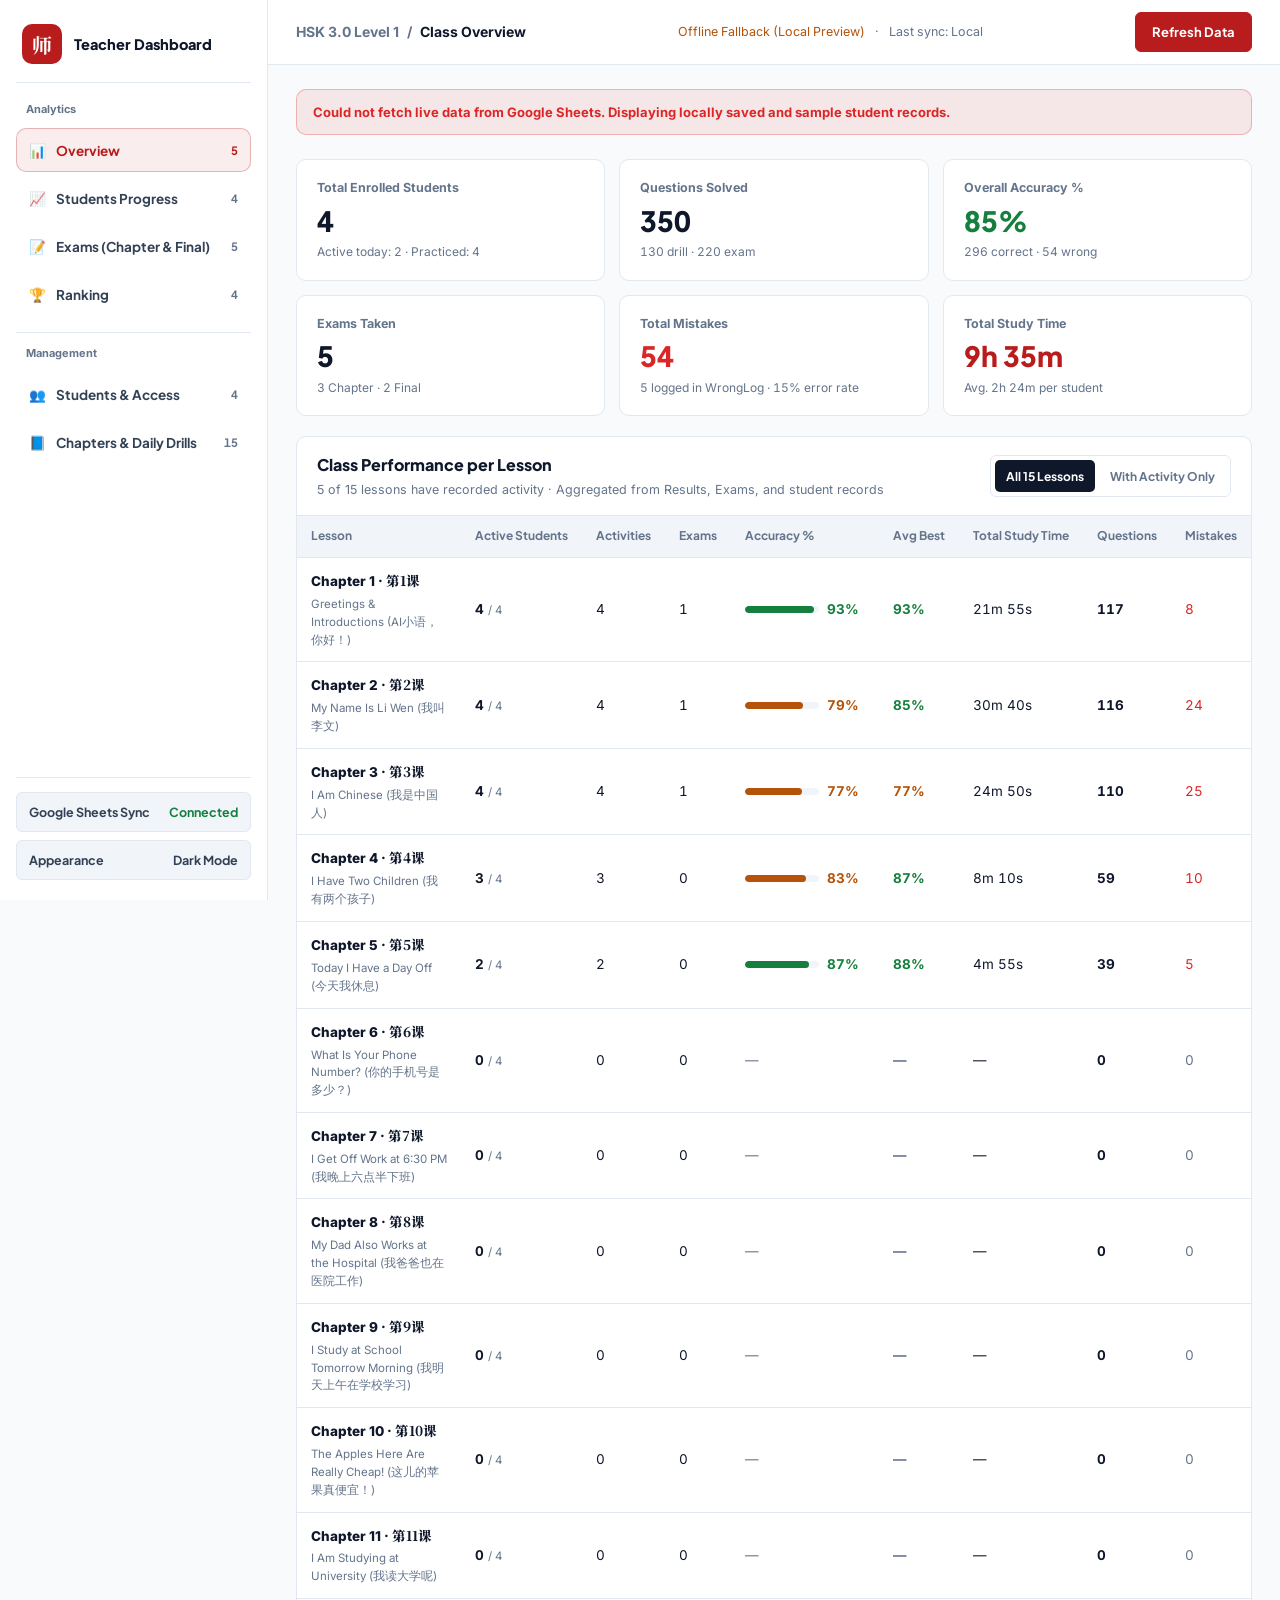
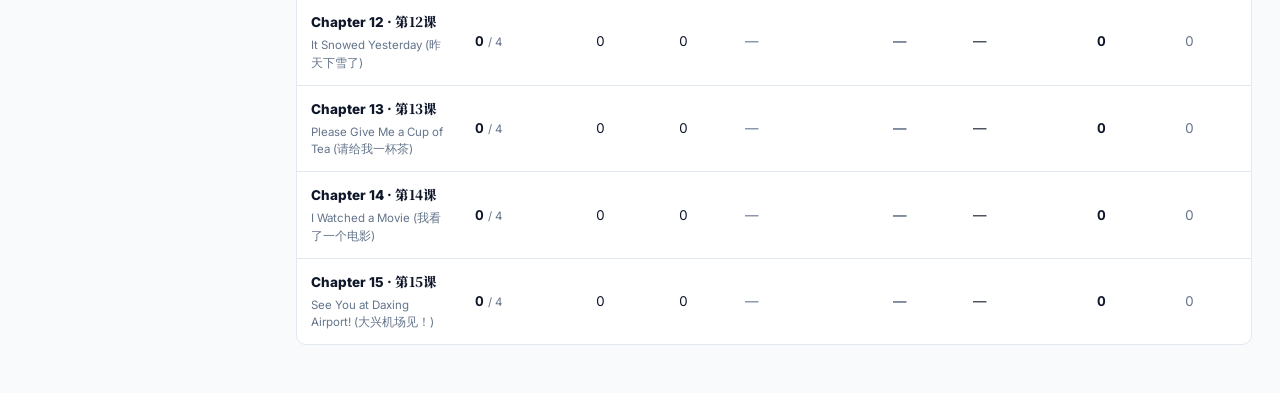
<file: public/teacher-dashboard.html>
<!doctype html>
<html lang="en" dir="ltr">
  <head>
    <meta charset="UTF-8" />
    <meta name="viewport" content="width=device-width, initial-scale=1.0" />
    <title>Teacher Dashboard &amp; Platform Management — HSK 3.0 Level 1</title>
    <link rel="preconnect" href="https://fonts.googleapis.com" />
    <link rel="preconnect" href="https://fonts.gstatic.com" crossorigin />
    <link
      href="https://fonts.googleapis.com/css2?family=IBM+Plex+Mono:wght@500;600&family=Inter:wght@400;500;600;700&family=Noto+Serif+SC:wght@600;700&family=Plus+Jakarta+Sans:wght@600;700;800&display=swap"
      rel="stylesheet"
    />
    <style>
      :root {
        --canvas: #F8FAFC;
        --surface: #FFFFFF;
        --surface-subtle: #F1F5F9;
        --surface-hover: #F8FAFC;
        --ink: #0F172A;
        --ink-secondary: #334155;
        --ink-muted: #64748B;
        --border: #E2E8F0;
        --border-strong: #CBD5E1;
        --accent: #B91C1C;
        --accent-hover: #991B1B;
        --accent-soft: rgba(185, 28, 28, 0.08);
        --accent-border: rgba(185, 28, 28, 0.28);
        --jade: #15803D;
        --jade-soft: rgba(21, 128, 61, 0.09);
        --jade-border: rgba(21, 128, 61, 0.3);
        --amber: #B45309;
        --amber-soft: rgba(180, 83, 9, 0.1);
        --amber-border: rgba(180, 83, 9, 0.3);
        --crimson: #DC2626;
        --crimson-soft: rgba(220, 38, 38, 0.09);
        --crimson-border: rgba(220, 38, 38, 0.28);
        --backdrop: rgba(15, 23, 42, 0.58);
        --sidebar-w: 268px;
        --radius-sm: 6px;
        --radius-md: 10px;
        --radius-lg: 14px;
      }

      .dark {
        --canvas: #0B1120;
        --surface: #111827;
        --surface-subtle: #1E293B;
        --surface-hover: #172033;
        --ink: #F8FAFC;
        --ink-secondary: #CBD5E1;
        --ink-muted: #94A3B8;
        --border: #1E293B;
        --border-strong: #334155;
        --accent: #EF4444;
        --accent-hover: #DC2626;
        --accent-soft: rgba(239, 68, 68, 0.14);
        --accent-border: rgba(239, 68, 68, 0.35);
        --jade: #22C55E;
        --jade-soft: rgba(34, 197, 94, 0.13);
        --jade-border: rgba(34, 197, 94, 0.34);
        --amber: #F59E0B;
        --amber-soft: rgba(245, 158, 11, 0.14);
        --amber-border: rgba(245, 158, 11, 0.35);
        --crimson: #F87171;
        --crimson-soft: rgba(248, 113, 113, 0.14);
        --crimson-border: rgba(248, 113, 113, 0.34);
        --backdrop: rgba(2, 6, 23, 0.78);
      }

      *,
      *::before,
      *::after {
        box-sizing: border-box;
      }

      html,
      body {
        margin: 0;
        padding: 0;
        min-height: 100vh;
      }

      body {
        font-family: 'Inter', system-ui, -apple-system, sans-serif;
        background-color: var(--canvas);
        color: var(--ink);
        font-size: 14px;
        line-height: 1.55;
        -webkit-font-smoothing: antialiased;
        transition: background-color 160ms ease, color 160ms ease;
      }

      .dark body {
        letter-spacing: 0.01em;
      }

      body.modal-open {
        overflow: hidden;
      }

      h1, h2, h3, h4, button, th {
        font-family: 'Plus Jakarta Sans', 'Inter', system-ui, sans-serif;
      }

      .font-hanzi {
        font-family: 'Noto Serif SC', 'KaiTi', 'STKaiti', serif;
      }

      .font-mono,
      .tabular-nums {
        font-variant-numeric: tabular-nums;
      }

      .font-mono {
        font-family: 'IBM Plex Mono', ui-monospace, SFMono-Regular, monospace;
      }

      button:focus-visible,
      input:focus-visible,
      select:focus-visible,
      [tabindex]:focus-visible {
        outline: 2px solid var(--accent);
        outline-offset: 2px;
      }

      /* ===================== Application Shell Layout ===================== */
      .app-shell {
        display: grid;
        grid-template-columns: var(--sidebar-w) minmax(0, 1fr);
        min-height: 100vh;
      }

      /* Sidebar Navigation */
      .sidebar {
        position: sticky;
        top: 0;
        height: 100vh;
        display: flex;
        flex-direction: column;
        justify-content: space-between;
        background-color: var(--surface);
        border-right: 1px solid var(--border);
        padding: 20px 16px;
        z-index: 25;
      }

      .brand-lockup {
        display: flex;
        align-items: center;
        gap: 12px;
        padding: 4px 6px 18px;
        border-bottom: 1px solid var(--border);
      }

      .brand-seal {
        width: 40px;
        height: 40px;
        border-radius: var(--radius-md);
        background-color: var(--accent);
        color: #FFFFFF;
        display: inline-flex;
        align-items: center;
        justify-content: center;
        font-size: 20px;
        font-weight: 700;
        flex-shrink: 0;
      }

      .brand-name {
        font-family: 'Plus Jakarta Sans', 'Inter', sans-serif;
        font-size: 14.5px;
        font-weight: 800;
        color: var(--ink);
        line-height: 1.3;
        white-space: nowrap;
      }

      .sidebar-nav {
        display: flex;
        flex-direction: column;
        gap: 4px;
        margin-top: 18px;
        flex: 1;
      }

      .nav-section-label {
        font-size: 11px;
        font-weight: 700;
        color: var(--ink-muted);
        padding: 0 10px 6px;
      }

      .nav-item {
        width: 100%;
        min-height: 44px;
        display: flex;
        align-items: center;
        justify-content: space-between;
        gap: 10px;
        padding: 10px 12px;
        border: 1px solid transparent;
        border-radius: var(--radius-md);
        background: transparent;
        color: var(--ink-secondary);
        font-size: 13.5px;
        font-weight: 700;
        text-align: left;
        cursor: pointer;
        white-space: nowrap;
        transition: background-color 140ms ease, color 140ms ease, border-color 140ms ease;
      }

      .nav-item:hover {
        background-color: var(--surface-subtle);
        color: var(--ink);
      }

      .nav-item.active {
        background-color: var(--accent-soft);
        border-color: var(--accent-border);
        color: var(--accent);
      }

      .nav-item-main {
        display: inline-flex;
        align-items: center;
        gap: 10px;
        min-width: 0;
      }

      .nav-item-text {
        overflow: hidden;
        text-overflow: ellipsis;
        white-space: nowrap;
      }

      .nav-count {
        font-size: 11.5px;
        font-weight: 700;
        color: var(--ink-muted);
      }

      .nav-item.active .nav-count {
        color: var(--accent);
      }

      .sidebar-footer {
        display: flex;
        flex-direction: column;
        gap: 8px;
        padding-top: 14px;
        border-top: 1px solid var(--border);
      }

      .sidebar-util-btn {
        width: 100%;
        min-height: 40px;
        display: inline-flex;
        align-items: center;
        justify-content: space-between;
        gap: 8px;
        padding: 8px 12px;
        border-radius: var(--radius-sm);
        border: 1px solid var(--border);
        background-color: var(--surface-subtle);
        color: var(--ink-secondary);
        font-size: 12.5px;
        font-weight: 700;
        cursor: pointer;
        white-space: nowrap;
        transition: border-color 140ms ease, color 140ms ease, background-color 140ms ease;
      }

      .sidebar-util-btn:hover {
        border-color: var(--border-strong);
        color: var(--ink);
      }

      /* Main content column */
      .main-column {
        display: flex;
        flex-direction: column;
        min-width: 0;
      }

      /* Top bar with 3 clean zones */
      .topbar {
        position: sticky;
        top: 0;
        z-index: 20;
        min-height: 64px;
        display: flex;
        align-items: center;
        justify-content: space-between;
        gap: 24px;
        padding: 12px 28px;
        background-color: var(--surface);
        border-bottom: 1px solid var(--border);
      }

      .topbar-breadcrumb {
        display: flex;
        align-items: center;
        gap: 8px;
        font-size: 14px;
        font-weight: 700;
        color: var(--ink-muted);
        white-space: nowrap;
        overflow: hidden;
      }

      .topbar-breadcrumb strong {
        color: var(--ink);
        overflow: hidden;
        text-overflow: ellipsis;
      }

      .topbar-meta {
        display: flex;
        align-items: center;
        gap: 10px;
        font-size: 12.5px;
        color: var(--ink-muted);
        white-space: nowrap;
      }

      .topbar-actions {
        display: flex;
        align-items: center;
        gap: 10px;
        flex-shrink: 0;
      }

      /* Standard buttons */
      .btn {
        display: inline-flex;
        align-items: center;
        justify-content: center;
        gap: 7px;
        min-height: 40px;
        padding: 8px 16px;
        border-radius: var(--radius-sm);
        border: 1px solid var(--border-strong);
        background-color: var(--surface);
        color: var(--ink);
        font-size: 13px;
        font-weight: 700;
        cursor: pointer;
        white-space: nowrap;
        flex-shrink: 0;
        transition: background-color 140ms ease, border-color 140ms ease, color 140ms ease, transform 140ms ease;
      }

      .btn:hover:not(:disabled) {
        background-color: var(--surface-subtle);
      }

      .btn:disabled {
        opacity: 0.52;
        cursor: not-allowed;
      }

      .btn-primary {
        background-color: var(--accent);
        border-color: var(--accent);
        color: #FFFFFF;
      }

      .btn-primary:hover:not(:disabled) {
        background-color: var(--accent-hover);
        border-color: var(--accent-hover);
      }

      .btn-jade {
        background-color: var(--jade);
        border-color: var(--jade);
        color: #FFFFFF;
      }

      .btn-jade:hover:not(:disabled) {
        opacity: 0.92;
      }

      .btn-danger-outline {
        background-color: var(--crimson-soft);
        border-color: var(--crimson-border);
        color: var(--crimson);
      }

      .btn-danger-outline:hover:not(:disabled) {
        background-color: var(--crimson);
        border-color: var(--crimson);
        color: #FFFFFF;
      }

      .btn-sm {
        min-height: 34px;
        padding: 5px 11px;
        font-size: 12px;
      }

      .workspace-body {
        width: 100%;
        max-width: 1320px;
        margin: 0 auto;
        padding: 24px 28px 48px;
        display: flex;
        flex-direction: column;
        gap: 24px;
      }

      /* Error alert banner */
      .error-banner {
        display: none;
        padding: 12px 16px;
        border-radius: var(--radius-md);
        border: 1px solid var(--crimson-border);
        background-color: var(--crimson-soft);
        color: var(--crimson);
        font-size: 13px;
        font-weight: 700;
      }

      .error-banner.visible {
        display: block;
      }

      /* ===================== Top 4 KPI Cards Strip ===================== */
      .kpi-grid {
        display: grid;
        grid-template-columns: repeat(4, minmax(0, 1fr));
        gap: 16px;
      }

      .kpi-card {
        background-color: var(--surface);
        border: 1px solid var(--border);
        border-radius: var(--radius-md);
        padding: 18px 20px;
        display: flex;
        flex-direction: column;
        gap: 6px;
      }

      .kpi-label {
        font-size: 12.5px;
        font-weight: 700;
        color: var(--ink-muted);
      }

      .kpi-value {
        font-family: 'Plus Jakarta Sans', 'Inter', sans-serif;
        font-size: 28px;
        font-weight: 800;
        line-height: 1.2;
        color: var(--ink);
      }

      .kpi-sub {
        font-size: 12px;
        color: var(--ink-muted);
      }

      .tone-jade { color: var(--jade) !important; }
      .tone-amber { color: var(--amber) !important; }
      .tone-crimson { color: var(--crimson) !important; }
      .tone-accent { color: var(--accent) !important; }
      .tone-muted { color: var(--ink-muted) !important; }

      /* ===================== Workspace Panels ===================== */
      .tab-panel {
        display: flex;
        flex-direction: column;
        gap: 20px;
      }

      .tab-panel.hidden {
        display: none;
      }

      .panel-surface {
        background-color: var(--surface);
        border: 1px solid var(--border);
        border-radius: var(--radius-md);
        overflow: hidden;
      }

      .panel-header {
        display: flex;
        flex-wrap: wrap;
        align-items: center;
        justify-content: space-between;
        gap: 14px;
        padding: 16px 20px;
        border-bottom: 1px solid var(--border);
      }

      .panel-title {
        margin: 0;
        font-size: 16px;
        font-weight: 800;
        color: var(--ink);
      }

      .panel-subtitle {
        margin: 2px 0 0;
        font-size: 12.5px;
        color: var(--ink-muted);
      }

      /* Search and filter toolbar */
      .toolbar-row {
        display: flex;
        flex-wrap: wrap;
        align-items: center;
        justify-content: space-between;
        gap: 12px;
        padding: 14px 20px;
        border-bottom: 1px solid var(--border);
        background-color: var(--surface-subtle);
      }

      .input,
      .select {
        min-height: 40px;
        padding: 8px 12px;
        border-radius: var(--radius-sm);
        border: 1px solid var(--border-strong);
        background-color: var(--surface);
        color: var(--ink);
        font-family: inherit;
        font-size: 13.5px;
      }

      .search-input {
        min-width: 240px;
        flex: 1;
        max-width: 340px;
      }

      .segmented-filters {
        display: inline-flex;
        flex-wrap: wrap;
        align-items: center;
        gap: 4px;
        padding: 4px;
        border-radius: var(--radius-sm);
        background-color: var(--surface);
        border: 1px solid var(--border);
      }

      .filter-btn {
        min-height: 32px;
        padding: 5px 11px;
        border: none;
        border-radius: 5px;
        background: transparent;
        color: var(--ink-muted);
        font-size: 12px;
        font-weight: 700;
        cursor: pointer;
        white-space: nowrap;
        transition: background-color 140ms ease, color 140ms ease;
      }

      .filter-btn:hover {
        color: var(--ink);
      }

      .filter-btn.active {
        background-color: var(--ink);
        color: var(--surface);
      }

      /* Inline new student registration drawer */
      .register-drawer {
        display: none;
        padding: 16px 20px;
        border-bottom: 1px solid var(--border);
        background-color: var(--canvas);
      }

      .register-drawer.open {
        display: block;
      }

      .register-form {
        display: flex;
        flex-wrap: wrap;
        align-items: center;
        gap: 10px;
      }

      .generated-box {
        display: none;
        margin-top: 12px;
        padding: 12px 16px;
        border-radius: var(--radius-sm);
        border: 1px solid var(--jade-border);
        background-color: var(--jade-soft);
        align-items: center;
        justify-content: space-between;
        flex-wrap: wrap;
        gap: 12px;
      }

      .generated-box.visible {
        display: flex;
      }

      /* ===================== Student Broadcast Banner Card ===================== */
      .broadcast-card {
        background-color: var(--surface);
        border: 1px solid var(--border);
        border-radius: var(--radius-lg);
        margin-bottom: 18px;
        overflow: hidden;
      }

      .broadcast-card-head {
        display: flex;
        flex-wrap: wrap;
        align-items: center;
        justify-content: space-between;
        gap: 10px;
        padding: 13px 18px;
        background-color: var(--surface-subtle);
        border-bottom: 1px solid var(--border);
      }

      .broadcast-head-info {
        display: flex;
        flex-wrap: wrap;
        align-items: center;
        gap: 10px;
      }

      .broadcast-title {
        margin: 0;
        font-size: 14.5px;
        font-weight: 800;
        color: var(--ink);
      }

      .broadcast-status-text {
        font-size: 12px;
        font-weight: 700;
        color: var(--ink-muted);
      }

      .broadcast-status-text.is-live {
        color: var(--jade);
      }

      .broadcast-body {
        padding: 16px 18px;
        display: none;
        flex-direction: column;
        gap: 12px;
      }

      .broadcast-body.open {
        display: flex;
      }

      .broadcast-grid {
        display: grid;
        grid-template-columns: minmax(0, 1fr) 210px;
        gap: 10px;
        align-items: start;
      }

      .broadcast-cta-row {
        display: grid;
        grid-template-columns: minmax(0, 220px) minmax(0, 1fr);
        gap: 10px;
      }

      .broadcast-actions {
        display: flex;
        flex-wrap: wrap;
        align-items: center;
        justify-content: space-between;
        gap: 12px;
        padding-top: 8px;
        border-top: 1px solid var(--border);
      }

      .broadcast-toggle-label {
        display: inline-flex;
        align-items: center;
        gap: 8px;
        font-size: 13px;
        font-weight: 700;
        color: var(--ink);
        cursor: pointer;
        user-select: none;
      }

      .broadcast-toggle-label input[type='checkbox'] {
        width: 17px;
        height: 17px;
        accent-color: var(--jade);
        cursor: pointer;
      }

      .broadcast-preview {
        display: flex;
        align-items: center;
        justify-content: space-between;
        gap: 10px;
        padding: 10px 14px;
        border-radius: var(--radius-sm);
        border: 1px solid var(--border);
        font-size: 12.5px;
        line-height: 1.5;
      }

      .broadcast-preview.style-info {
        background-color: rgba(29, 78, 216, 0.08);
        border-color: rgba(29, 78, 216, 0.28);
        color: #1E3A8A;
      }

      .dark .broadcast-preview.style-info {
        background-color: rgba(59, 130, 246, 0.16);
        border-color: rgba(96, 165, 250, 0.35);
        color: #DBEAFE;
      }

      .broadcast-preview.style-important {
        background-color: var(--amber-soft);
        border-color: var(--amber-border);
        color: #78350F;
      }

      .dark .broadcast-preview.style-important {
        color: #FEF3C7;
      }

      .broadcast-preview.style-promo {
        background-color: var(--jade-soft);
        border-color: var(--jade-border);
        color: #14532D;
      }

      .dark .broadcast-preview.style-promo {
        color: #DCFCE7;
      }

      @media (max-width: 760px) {
        .broadcast-grid,
        .broadcast-cta-row {
          grid-template-columns: 1fr;
        }
      }

      /* ===================== High-Density Data Tables ===================== */
      .table-scroll {
        width: 100%;
        overflow-x: auto;
      }

      table {
        width: 100%;
        border-collapse: collapse;
        text-align: left;
      }

      thead th {
        padding: 11px 14px;
        font-size: 12px;
        font-weight: 700;
        color: var(--ink-muted);
        background-color: var(--surface-subtle);
        border-bottom: 1px solid var(--border);
        white-space: nowrap;
      }

      thead th[data-sort],
      thead th[data-progress-sort],
      thead th[data-exam-sort] {
        cursor: pointer;
        user-select: none;
      }

      thead th[data-sort]:hover,
      thead th[data-progress-sort]:hover,
      thead th[data-exam-sort]:hover {
        color: var(--ink);
      }

      .sort-arrow {
        margin-left: 4px;
        font-size: 10px;
        opacity: 0.7;
      }

      tbody td {
        padding: 12px 14px;
        border-bottom: 1px solid var(--border);
        vertical-align: middle;
        font-size: 13.5px;
      }

      tbody tr:last-child td {
        border-bottom: none;
      }

      tbody tr.data-row:hover {
        background-color: var(--surface-hover);
      }

      .student-primary-cell {
        display: flex;
        flex-direction: column;
        gap: 2px;
      }

      .student-name {
        font-weight: 800;
        color: var(--ink);
      }

      .student-code-sub {
        font-size: 12px;
        color: var(--ink-muted);
      }

      .status-line {
        font-size: 12.5px;
        font-weight: 700;
        white-space: nowrap;
      }

      .sub-meta {
        display: block;
        font-size: 11.5px;
        color: var(--ink-muted);
        margin-top: 2px;
      }

      .row-actions {
        display: flex;
        align-items: center;
        gap: 6px;
        flex-wrap: nowrap;
      }

      .empty-row {
        text-align: center;
        padding: 36px 20px !important;
        color: var(--ink-muted);
        font-size: 14px;
      }

      /* Progress bar */
      .progress-inline {
        display: flex;
        align-items: center;
        gap: 8px;
        min-width: 120px;
      }

      .progress-track {
        flex: 1;
        height: 7px;
        border-radius: 999px;
        background-color: var(--surface-subtle);
        overflow: hidden;
      }

      .progress-fill {
        height: 100%;
        border-radius: 999px;
        background-color: var(--accent);
      }

      .progress-fill.jade { background-color: var(--jade); }
      .progress-fill.amber { background-color: var(--amber); }
      .progress-fill.crimson { background-color: var(--crimson); }

      /* ===================== Tab 2: Chapters & Weak Spots Analytics ===================== */
      .weakspots-grid {
        display: grid;
        grid-template-columns: repeat(3, minmax(0, 1fr));
        gap: 14px;
        padding: 16px 20px;
      }

      .weakspot-item {
        padding: 14px 16px;
        border-radius: var(--radius-md);
        border: 1px solid var(--border);
        background-color: var(--canvas);
        display: flex;
        flex-direction: column;
        gap: 6px;
      }

      .weakspot-item.alert {
        border-color: var(--crimson-border);
        background-color: var(--crimson-soft);
      }

      .weakspot-item.watch {
        border-color: var(--amber-border);
        background-color: var(--amber-soft);
      }

      .weakspot-item.strong {
        border-color: var(--jade-border);
        background-color: var(--jade-soft);
      }

      .chapter-tag {
        display: inline-flex;
        align-items: center;
        gap: 8px;
      }

      .chapter-numeral {
        width: 28px;
        height: 28px;
        border-radius: 6px;
        background-color: var(--accent-soft);
        color: var(--accent);
        display: inline-flex;
        align-items: center;
        justify-content: center;
        font-size: 13px;
        font-weight: 700;
        flex-shrink: 0;
      }

      .bank-drills-grid {
        display: grid;
        grid-template-columns: repeat(5, minmax(0, 1fr));
        gap: 12px;
        padding: 16px 20px;
      }

      .bank-drill-item {
        padding: 12px 14px;
        border-radius: var(--radius-sm);
        border: 1px solid var(--border);
        background-color: var(--canvas);
      }

      .mock-attempt-row {
        display: flex;
        flex-wrap: wrap;
        align-items: center;
        gap: 8px;
        padding: 5px 0;
        border-bottom: 1px dashed var(--border);
        font-size: 12.5px;
      }

      .mock-attempt-row:last-child {
        border-bottom: none;
      }

      /* ===================== Legacy Viewer Styles ===================== */
      .viewer-list {
        padding: 18px 20px;
        display: flex;
        flex-direction: column;
        gap: 14px;
      }

      .hsk-q-card {
        border: 1px solid var(--border);
        border-radius: var(--radius-md);
        padding: 16px 18px;
        background-color: var(--canvas);
        display: flex;
        flex-direction: column;
        gap: 12px;
      }

      .hsk-q-head {
        display: flex;
        flex-wrap: wrap;
        align-items: center;
        justify-content: space-between;
        gap: 10px;
        padding-bottom: 10px;
        border-bottom: 1px solid var(--border);
      }

      .hsk-transcript-box {
        padding: 12px 14px;
        border-radius: var(--radius-sm);
        border: 1px solid var(--border);
        background-color: var(--surface);
        display: flex;
        flex-direction: column;
        gap: 6px;
      }

      .hsk-options-grid {
        display: grid;
        grid-template-columns: repeat(auto-fit, minmax(190px, 1fr));
        gap: 8px;
      }

      .hsk-opt-item {
        padding: 10px 12px;
        border-radius: var(--radius-sm);
        border: 1px solid var(--border);
        background-color: var(--surface);
        display: flex;
        flex-direction: column;
        gap: 3px;
        font-size: 12.5px;
      }

      .hsk-opt-item.correct {
        border-color: var(--jade-border);
        background-color: var(--jade-soft);
      }

      /* ===================== Modals ===================== */
      .modal-backdrop {
        position: fixed;
        inset: 0;
        z-index: 60;
        display: none;
        align-items: center;
        justify-content: center;
        padding: 20px;
        background-color: var(--backdrop);
        backdrop-filter: blur(2px);
      }

      .modal-backdrop.open {
        display: flex;
      }

      .modal-dialog {
        width: 100%;
        max-width: 780px;
        max-height: 90vh;
        display: flex;
        flex-direction: column;
        background-color: var(--surface);
        border: 1px solid var(--border-strong);
        border-radius: var(--radius-lg);
        overflow: hidden;
      }

      .modal-dialog.wide {
        max-width: 960px;
      }

      .modal-header {
        display: flex;
        align-items: flex-start;
        justify-content: space-between;
        gap: 16px;
        padding: 18px 22px;
        border-bottom: 1px solid var(--border);
        background-color: var(--surface-subtle);
      }

      .modal-title {
        margin: 0;
        font-size: 18px;
        font-weight: 800;
        color: var(--ink);
      }

      .modal-meta {
        margin-top: 4px;
        display: flex;
        flex-wrap: wrap;
        align-items: center;
        gap: 8px;
        font-size: 12.5px;
        color: var(--ink-muted);
      }

      .modal-body {
        padding: 20px 22px;
        overflow-y: auto;
        display: flex;
        flex-direction: column;
        gap: 20px;
      }

      .modal-footer {
        display: flex;
        flex-wrap: wrap;
        align-items: center;
        justify-content: space-between;
        gap: 12px;
        padding: 14px 22px;
        border-top: 1px solid var(--border);
        background-color: var(--surface-subtle);
      }

      /* ===================== Access & Device Control Modal ===================== */
      .access-group-card {
        padding: 14px 16px;
        border-radius: var(--radius-md);
        border: 1px solid var(--border);
        background-color: var(--canvas);
      }

      .access-section-title {
        margin: 0 0 10px;
        font-size: 13.5px;
        font-weight: 800;
        color: var(--ink);
        display: flex;
        flex-wrap: wrap;
        align-items: center;
        justify-content: space-between;
        gap: 8px;
      }

      .access-section-controls {
        display: flex;
        align-items: center;
        gap: 6px;
        flex-wrap: wrap;
      }

      .access-counter-pill {
        font-size: 12px;
        font-weight: 800;
        padding: 2px 8px;
        border-radius: 5px;
        background-color: var(--surface);
        border: 1px solid var(--border);
      }

      .mini-bulk-btn {
        height: 27px;
        padding: 0 10px;
        border-radius: 5px;
        border: 1px solid var(--border-strong);
        background-color: var(--surface);
        color: var(--ink-secondary);
        font-size: 11.5px;
        font-weight: 700;
        cursor: pointer;
        transition: border-color 120ms ease, background-color 120ms ease, color 120ms ease;
      }

      .mini-bulk-btn:hover {
        border-color: var(--accent);
        color: var(--accent);
        background-color: var(--accent-soft);
      }

      .mini-bulk-btn.unlock:hover {
        border-color: var(--jade);
        color: var(--jade);
        background-color: var(--jade-soft);
      }

      .mini-bulk-btn.lock:hover {
        border-color: var(--crimson);
        color: var(--crimson);
        background-color: var(--crimson-soft);
      }

      .presets-grid {
        display: grid;
        grid-template-columns: repeat(3, minmax(0, 1fr));
        gap: 10px;
      }

      .preset-btn {
        min-height: 54px;
        padding: 10px 12px;
        border-radius: var(--radius-md);
        border: 1px solid var(--border-strong);
        background-color: var(--canvas);
        color: var(--ink);
        text-align: left;
        cursor: pointer;
        display: flex;
        flex-direction: column;
        justify-content: center;
        gap: 2px;
        transition: border-color 140ms ease, background-color 140ms ease, transform 140ms ease;
      }

      .preset-btn:hover {
        border-color: var(--accent);
        background-color: var(--accent-soft);
      }

      .preset-btn.vip {
        border-color: var(--jade-border);
        background-color: var(--jade-soft);
      }

      .preset-btn.vip:hover {
        border-color: var(--jade);
      }

      .preset-btn-title {
        font-size: 12.5px;
        font-weight: 800;
        color: var(--ink);
      }

      .preset-btn-sub {
        font-size: 11px;
        color: var(--ink-muted);
      }

      /* 15-chapter access toggle grid */
      .chapters-toggle-grid {
        display: grid;
        grid-template-columns: repeat(5, minmax(0, 1fr));
        gap: 8px;
      }

      .ch-tile {
        min-height: 60px;
        padding: 8px 10px;
        border-radius: var(--radius-sm);
        border: 1px solid var(--border-strong);
        background-color: var(--surface);
        color: var(--ink-muted);
        cursor: pointer;
        display: flex;
        flex-direction: column;
        align-items: flex-start;
        justify-content: space-between;
        gap: 4px;
        text-align: left;
        transition: background-color 130ms ease, border-color 130ms ease, color 130ms ease;
      }

      .ch-tile.compact {
        min-height: 54px;
        padding: 7px 10px;
      }

      .ch-tile:hover {
        border-color: var(--ink-muted);
      }

      .ch-tile.unlocked {
        background-color: var(--jade-soft);
        border-color: var(--jade-border);
        color: var(--jade);
      }

      .ch-tile-top {
        width: 100%;
        display: flex;
        align-items: center;
        justify-content: space-between;
        gap: 4px;
      }

      .ch-tile-zh {
        font-size: 13px;
        font-weight: 800;
      }

      .ch-tile-state {
        font-size: 11px;
        font-weight: 700;
        flex-shrink: 0;
      }

      .ch-tile-ar {
        font-size: 11px;
        font-weight: 700;
        color: var(--ink);
        white-space: nowrap;
        overflow: hidden;
        text-overflow: ellipsis;
        width: 100%;
      }

      .ch-tile:not(.unlocked) .ch-tile-ar {
        color: var(--ink-muted);
      }

      /* Device lock box */
      .device-control-box {
        display: flex;
        flex-wrap: wrap;
        align-items: center;
        justify-content: space-between;
        gap: 14px;
        padding: 14px 16px;
        border-radius: var(--radius-md);
        border: 1px solid var(--border);
        background-color: var(--canvas);
      }

      .device-id-readout {
        display: inline-block;
        margin-top: 6px;
        padding: 3px 9px;
        border-radius: 5px;
        border: 1px dashed var(--border-strong);
        background-color: var(--surface);
        font-size: 12px;
        font-weight: 600;
        color: var(--ink-secondary);
      }

      /* Toast Notifications */
      .toast-stack {
        position: fixed;
        bottom: 22px;
        right: 22px;
        z-index: 90;
        display: flex;
        flex-direction: column;
        gap: 8px;
        pointer-events: none;
      }

      .toast {
        pointer-events: auto;
        min-width: 260px;
        max-width: 420px;
        padding: 12px 16px;
        border-radius: var(--radius-md);
        border: 1px solid var(--border-strong);
        background-color: var(--ink);
        color: var(--surface);
        font-size: 13px;
        font-weight: 700;
        box-shadow: 0 10px 26px rgba(15, 23, 42, 0.22);
        opacity: 0;
        transform: translateY(10px);
        transition: opacity 160ms ease, transform 160ms cubic-bezier(0.16, 1, 0.3, 1);
      }

      .toast.show {
        opacity: 1;
        transform: translateY(0);
      }

      .toast.ok {
        background-color: var(--jade);
        border-color: var(--jade);
        color: #FFFFFF;
      }

      .toast.warn {
        background-color: var(--amber);
        border-color: var(--amber);
        color: #FFFFFF;
      }

      /* ===================== Responsive Breakpoints ===================== */
      @media (max-width: 1120px) {
        .kpi-grid {
          grid-template-columns: repeat(2, minmax(0, 1fr));
        }
        .bank-drills-grid {
          grid-template-columns: repeat(2, minmax(0, 1fr));
        }
        .weakspots-grid {
          grid-template-columns: 1fr;
        }
      }

      @media (max-width: 900px) {
        .app-shell {
          grid-template-columns: 1fr;
        }
        .sidebar {
          position: static;
          height: auto;
          border-right: none;
          border-bottom: 1px solid var(--border);
          padding: 14px 16px;
        }
        .sidebar-nav {
          flex-direction: row;
          overflow-x: auto;
          margin-top: 12px;
          padding-bottom: 4px;
        }
        .nav-section-label {
          display: none;
        }
        .nav-item {
          width: auto;
          flex-shrink: 0;
        }
        .sidebar-footer {
          flex-direction: row;
          margin-top: 10px;
          padding-top: 10px;
        }
        .topbar {
          padding: 10px 16px;
          gap: 12px;
        }
        .topbar-meta {
          display: none;
        }
        .workspace-body {
          padding: 16px 16px 36px;
        }
        .presets-grid {
          grid-template-columns: 1fr;
        }
        .chapters-toggle-grid {
          grid-template-columns: repeat(3, minmax(0, 1fr));
        }
      }

      @media (max-width: 560px) {
        .kpi-grid {
          grid-template-columns: 1fr;
        }
        .chapters-toggle-grid {
          grid-template-columns: repeat(2, minmax(0, 1fr));
        }
      }

      /* ===================== New Analytics Tabs (Overview, Progress, Exams, Ranking) ===================== */
      .nav-section-divider {
        margin-top: 12px;
        padding-top: 12px;
        border-top: 1px solid var(--border);
      }

      .kpi-grid-6 {
        display: grid;
        grid-template-columns: repeat(3, minmax(0, 1fr));
        gap: 14px;
      }

      .kpi-grid-5 {
        display: grid;
        grid-template-columns: repeat(5, minmax(0, 1fr));
        gap: 12px;
      }

      .student-name-btn {
        background: none;
        border: none;
        padding: 0;
        margin: 0;
        font-family: inherit;
        font-size: 13.5px;
        font-weight: 800;
        color: var(--ink);
        cursor: pointer;
        text-align: left;
        display: inline-flex;
        align-items: center;
        gap: 6px;
        transition: color 140ms ease;
      }

      .student-name-btn:hover {
        color: var(--accent);
        text-decoration: underline;
        text-underline-offset: 3px;
      }

      .rank-badge-num {
        display: inline-flex;
        align-items: center;
        justify-content: center;
        min-width: 30px;
        height: 28px;
        border-radius: var(--radius-sm);
        font-size: 12.5px;
        font-weight: 800;
        color: var(--ink-secondary);
        background-color: var(--surface-subtle);
      }

      .rank-badge-num.rank-1 {
        background-color: var(--amber-soft);
        color: var(--amber);
        border: 1px solid var(--amber-border);
      }

      .rank-badge-num.rank-2 {
        background-color: var(--surface-subtle);
        color: var(--ink);
        border: 1px solid var(--border-strong);
      }

      .rank-badge-num.rank-3 {
        background-color: var(--accent-soft);
        color: var(--accent);
        border: 1px solid var(--accent-border);
      }

      th.rank-active-col {
        color: var(--accent);
        background-color: var(--accent-soft);
      }

      td.rank-active-col {
        background-color: var(--accent-soft);
        font-weight: 800;
        color: var(--ink);
      }

      .mistake-q-cell {
        max-width: 340px;
        white-space: normal;
        line-height: 1.45;
      }

      .mistake-ans-wrong {
        color: var(--crimson);
        font-weight: 700;
      }

      .mistake-ans-correct {
        color: var(--jade);
        font-weight: 700;
      }

      .global-section-hidden {
        display: none !important;
      }

      @media (max-width: 1100px) {
        .kpi-grid-6 {
          grid-template-columns: repeat(2, minmax(0, 1fr));
        }
        .kpi-grid-5 {
          grid-template-columns: repeat(3, minmax(0, 1fr));
        }
      }

      @media (max-width: 560px) {
        .kpi-grid-6,
        .kpi-grid-5 {
          grid-template-columns: 1fr;
        }
      }

      @media (prefers-reduced-motion: reduce) {
        *,
        *::before,
        *::after {
          transition: none !important;
          animation: none !important;
        }
      }
    </style>
  </head>
  <body>
    <div class="app-shell">
      <!-- ==================== Sidebar Navigation ==================== -->
      <aside class="sidebar" aria-label="Teacher Dashboard Primary Navigation">
        <div>
          <div class="brand-lockup">
            <span class="brand-seal font-hanzi" aria-hidden="true">师</span>
            <div class="brand-name">Teacher Dashboard</div>
          </div>

          <nav class="sidebar-nav" role="tablist" aria-label="Workspace Sections">
            <div class="nav-section-label">Analytics</div>

            <button
              type="button"
              class="nav-item active"
              id="navTabOverview"
              role="tab"
              aria-selected="true"
              aria-controls="panelOverview"
              data-tab="overview"
            >
              <span class="nav-item-main">
                <span aria-hidden="true">📊</span>
                <span class="nav-item-text">Overview</span>
              </span>
              <span id="navCountOverview" class="nav-count tabular-nums">15</span>
            </button>

            <button
              type="button"
              class="nav-item"
              id="navTabProgress"
              role="tab"
              aria-selected="false"
              aria-controls="panelProgress"
              data-tab="progress"
            >
              <span class="nav-item-main">
                <span aria-hidden="true">📈</span>
                <span class="nav-item-text">Students Progress</span>
              </span>
              <span id="navCountProgress" class="nav-count tabular-nums">0</span>
            </button>

            <button
              type="button"
              class="nav-item"
              id="navTabExams"
              role="tab"
              aria-selected="false"
              aria-controls="panelExams"
              data-tab="exams"
            >
              <span class="nav-item-main">
                <span aria-hidden="true">📝</span>
                <span class="nav-item-text">Exams (Chapter &amp; Final)</span>
              </span>
              <span id="navCountExams" class="nav-count tabular-nums">0</span>
            </button>

            <button
              type="button"
              class="nav-item"
              id="navTabRanking"
              role="tab"
              aria-selected="false"
              aria-controls="panelRanking"
              data-tab="ranking"
            >
              <span class="nav-item-main">
                <span aria-hidden="true">🏆</span>
                <span class="nav-item-text">Ranking</span>
              </span>
              <span id="navCountRanking" class="nav-count tabular-nums">0</span>
            </button>

            <div class="nav-section-label nav-section-divider">Management</div>

            <button
              type="button"
              class="nav-item"
              id="navTabStudents"
              role="tab"
              aria-selected="false"
              aria-controls="panelStudents"
              data-tab="students"
            >
              <span class="nav-item-main">
                <span aria-hidden="true">👥</span>
                <span class="nav-item-text">Students &amp; Access</span>
              </span>
              <span id="navCountStudents" class="nav-count tabular-nums">0</span>
            </button>

            <button
              type="button"
              class="nav-item"
              id="navTabChapters"
              role="tab"
              aria-selected="false"
              aria-controls="panelChapters"
              data-tab="chapters"
            >
              <span class="nav-item-main">
                <span aria-hidden="true">📘</span>
                <span class="nav-item-text">Chapters &amp; Daily Drills</span>
              </span>
              <span class="nav-count tabular-nums">15</span>
            </button>
          </nav>
        </div>

        <div class="sidebar-footer">
          <button type="button" id="openSheetsSettingsBtn" class="sidebar-util-btn">
            <span>Google Sheets Sync</span>
            <span id="sidebarSyncBadge" class="tone-jade">Configured</span>
          </button>
          <button type="button" id="themeToggleBtn" class="sidebar-util-btn">
            <span>Appearance</span>
            <span id="themeToggleLabel">Dark Mode</span>
          </button>
        </div>
      </aside>

      <!-- ==================== Main Column ==================== -->
      <div class="main-column">
        <!-- Topbar -->
        <header class="topbar">
          <div class="topbar-breadcrumb">
            <span>HSK 3.0 Level 1</span>
            <span aria-hidden="true">/</span>
            <strong id="topbarActiveTitle">Class Overview</strong>
          </div>

          <div class="topbar-meta tabular-nums">
            <span id="connectionStatusText">Checking connection...</span>
            <span aria-hidden="true">·</span>
            <span id="lastFetchLabel">Last sync: —</span>
          </div>

          <div class="topbar-actions">
            <button type="button" id="refreshBtn" class="btn btn-primary">
              <span id="refreshBtnLabel">Refresh Data</span>
            </button>
          </div>
        </header>

        <main class="workspace-body">
          <div id="errorBanner" class="error-banner" role="alert"></div>

          <!-- ==================== Top 4 KPI Cards (Students & Access / Chapters) ==================== -->
          <section id="globalKpiGrid" class="kpi-grid global-section-hidden" aria-label="Platform Performance Summary">
            <article class="kpi-card">
              <span class="kpi-label">Total Enrolled Students</span>
              <span id="kpiTotalStudents" class="kpi-value tabular-nums">0</span>
              <span id="kpiTotalStudentsSub" class="kpi-sub tabular-nums">Active today: 0 students</span>
            </article>

            <article class="kpi-card">
              <span class="kpi-label">Active &amp; Full-Access (VIP) Licenses</span>
              <span id="kpiVipStudents" class="kpi-value tabular-nums tone-jade">0</span>
              <span id="kpiVipStudentsSub" class="kpi-sub tabular-nums">Partial: 0 · Device-bound: 0</span>
            </article>

            <article class="kpi-card">
              <span class="kpi-label">Average Curriculum Accuracy</span>
              <span id="kpiAvgAccuracy" class="kpi-value tabular-nums">0%</span>
              <span id="kpiAvgAccuracySub" class="kpi-sub tabular-nums">0 solved · 0 correct · 0 wrong</span>
            </article>

            <article class="kpi-card">
              <span class="kpi-label">Total Active Study Time</span>
              <span id="kpiStudyTime" class="kpi-value tabular-nums tone-accent">0.0 h</span>
              <span id="kpiStudyTimeSub" class="kpi-sub tabular-nums">Avg. 0 min per student</span>
            </article>
          </section>

          <!-- ==================== Student Broadcast Banner Control ==================== -->
          <section id="globalBroadcastCard" class="broadcast-card global-section-hidden" aria-label="Student Broadcast Banner">
            <div class="broadcast-card-head">
              <div class="broadcast-head-info">
                <h2 class="broadcast-title">Student Broadcast Banner</h2>
                <span aria-hidden="true" style="color:var(--border-strong)">·</span>
                <span id="broadcastLiveStatus" class="broadcast-status-text">Currently hidden</span>
              </div>
              <button type="button" id="toggleBroadcastCardBtn" class="btn btn-sm">
                Manage Announcement
              </button>
            </div>

            <div id="broadcastCardBody" class="broadcast-body">
              <div class="broadcast-grid">
                <input
                  id="broadcastMessageInput"
                  type="text"
                  class="input"
                  maxlength="240"
                  placeholder="Write an announcement for students (e.g., Live review session tomorrow at 8:00 PM)..."
                  aria-label="Teacher announcement message"
                />
                <select id="broadcastStyleSelect" class="select" aria-label="Banner style">
                  <option value="info">General Notice (Blue)</option>
                  <option value="important">Important Alert (Amber)</option>
                  <option value="promo">Live Class / Offer (Green)</option>
                </select>
              </div>

              <div class="broadcast-cta-row">
                <input
                  id="broadcastCtaLabelInput"
                  type="text"
                  class="input"
                  maxlength="40"
                  placeholder="Optional button label (e.g., Join Session)"
                  aria-label="Optional CTA button label"
                />
                <input
                  id="broadcastCtaUrlInput"
                  type="url"
                  dir="ltr"
                  class="input"
                  placeholder="Optional link starting with https://"
                  aria-label="Optional announcement link"
                />
              </div>

              <div id="broadcastPreviewBar" class="broadcast-preview style-info">
                <span id="broadcastPreviewText">Preview: Enter an announcement message above to preview before publishing.</span>
                <span id="broadcastPreviewCta" style="font-weight:800;white-space:nowrap;display:none"></span>
              </div>

              <div class="broadcast-actions">
                <label class="broadcast-toggle-label">
                  <input id="broadcastEnabledCheckbox" type="checkbox" />
                  <span>Enable banner and display to students</span>
                </label>

                <div style="display:flex;align-items:center;gap:10px;flex-wrap:wrap">
                  <span id="broadcastSaveMeta" style="font-size:12px;font-weight:700;color:var(--ink-muted)"></span>
                  <button type="button" id="publishBroadcastBtn" class="btn btn-primary btn-sm">
                    Publish Announcement
                  </button>
                </div>
              </div>
            </div>
          </section>

          <!-- ==================== New Tab 1: Overview ==================== -->
          <section id="panelOverview" class="tab-panel" role="tabpanel" aria-labelledby="navTabOverview">
            <div class="kpi-grid-6" aria-label="Class Overview KPIs">
              <article class="kpi-card">
                <span class="kpi-label">Total Enrolled Students</span>
                <span id="ovKpiStudents" class="kpi-value tabular-nums">0</span>
                <span id="ovKpiStudentsSub" class="kpi-sub tabular-nums">Active today: 0</span>
              </article>

              <article class="kpi-card">
                <span class="kpi-label">Questions Solved</span>
                <span id="ovKpiQuestions" class="kpi-value tabular-nums">0</span>
                <span id="ovKpiQuestionsSub" class="kpi-sub tabular-nums">0 drill · 0 exam</span>
              </article>

              <article class="kpi-card">
                <span class="kpi-label">Overall Accuracy %</span>
                <span id="ovKpiAccuracy" class="kpi-value tabular-nums">—</span>
                <span id="ovKpiAccuracySub" class="kpi-sub tabular-nums">0 correct · 0 wrong</span>
              </article>

              <article class="kpi-card">
                <span class="kpi-label">Exams Taken</span>
                <span id="ovKpiExams" class="kpi-value tabular-nums">0</span>
                <span id="ovKpiExamsSub" class="kpi-sub tabular-nums">0 Chapter · 0 Final</span>
              </article>

              <article class="kpi-card">
                <span class="kpi-label">Total Mistakes</span>
                <span id="ovKpiMistakes" class="kpi-value tabular-nums tone-crimson">0</span>
                <span id="ovKpiMistakesSub" class="kpi-sub tabular-nums">0 logged in WrongLog</span>
              </article>

              <article class="kpi-card">
                <span class="kpi-label">Total Study Time</span>
                <span id="ovKpiStudyTime" class="kpi-value tabular-nums tone-accent">0m</span>
                <span id="ovKpiStudyTimeSub" class="kpi-sub tabular-nums">Avg. 0m per student</span>
              </article>
            </div>

            <div class="panel-surface">
              <div class="panel-header">
                <div>
                  <h1 class="panel-title">Class Performance per Lesson</h1>
                  <p class="panel-subtitle" id="ovLessonTableMeta">
                    Aggregated from Results, Exams, and student chapter records across all 15 HSK 3.0 Level 1 lessons
                  </p>
                </div>
                <div class="segmented-filters" id="ovLessonFilterBar" role="group" aria-label="Filter lessons">
                  <button type="button" class="filter-btn active" data-ov-filter="all">All 15 Lessons</button>
                  <button type="button" class="filter-btn" data-ov-filter="active">With Activity Only</button>
                </div>
              </div>
              <div class="table-scroll">
                <table>
                  <thead>
                    <tr>
                      <th>Lesson</th>
                      <th>Active Students</th>
                      <th>Activities</th>
                      <th>Exams</th>
                      <th>Accuracy %</th>
                      <th>Avg Best</th>
                      <th>Total Study Time</th>
                      <th>Questions</th>
                      <th>Mistakes</th>
                    </tr>
                  </thead>
                  <tbody id="ovLessonTableBody"></tbody>
                </table>
              </div>
            </div>
          </section>

          <!-- ==================== New Tab 2: Students Progress ==================== -->
          <section id="panelProgress" class="tab-panel hidden" role="tabpanel" aria-labelledby="navTabProgress">
            <div class="panel-surface">
              <div class="panel-header">
                <div>
                  <h1 class="panel-title">Students Progress &amp; Learning Reports</h1>
                  <p class="panel-subtitle" id="progressTableMeta">
                    Showing 0 of 0 students · Click any student name to inspect their full profile, lesson accuracy, exams, and frequent mistakes
                  </p>
                </div>
              </div>

              <div class="toolbar-row">
                <input
                  id="progressSearchInput"
                  type="search"
                  class="input search-input"
                  placeholder="Search by student name or code..."
                  aria-label="Search students progress"
                />
                <div style="font-size:12px;color:var(--ink-muted)">
                  Click column headers to sort · Click a student name for detailed modal report
                </div>
              </div>

              <div class="table-scroll">
                <table>
                  <thead>
                    <tr>
                      <th data-progress-sort="studentName">Name &amp; Code<span class="sort-arrow"></span></th>
                      <th data-progress-sort="questionsSolved">Questions Solved<span class="sort-arrow"></span></th>
                      <th data-progress-sort="correctCount">Correct / Wrong<span class="sort-arrow"></span></th>
                      <th data-progress-sort="accuracyPercent">Accuracy %<span class="sort-arrow"></span></th>
                      <th data-progress-sort="chaptersPracticed">Chapters Practiced<span class="sort-arrow"></span></th>
                      <th data-progress-sort="examsTaken">Exams Taken<span class="sort-arrow"></span></th>
                      <th data-progress-sort="studyTimeMs">Study Time<span class="sort-arrow"></span></th>
                      <th data-progress-sort="lastActive">Last Active<span class="sort-arrow"></span></th>
                    </tr>
                  </thead>
                  <tbody id="progressTableBody"></tbody>
                </table>
              </div>
            </div>
          </section>

          <!-- ==================== New Tab 3: Exams (Chapter & Final) ==================== -->
          <section id="panelExams" class="tab-panel hidden" role="tabpanel" aria-labelledby="navTabExams">
            <div class="kpi-grid" aria-label="Exams Summary Metrics">
              <article class="kpi-card">
                <span class="kpi-label">Total Exams Submitted</span>
                <span id="exKpiTotal" class="kpi-value tabular-nums">0</span>
                <span id="exKpiTotalSub" class="kpi-sub tabular-nums">0 Chapter · 0 Final</span>
              </article>

              <article class="kpi-card">
                <span class="kpi-label">Average Exam Accuracy</span>
                <span id="exKpiAvgPct" class="kpi-value tabular-nums">—</span>
                <span id="exKpiAvgPctSub" class="kpi-sub tabular-nums">Pass rate (≥70%): —</span>
              </article>

              <article class="kpi-card">
                <span class="kpi-label">Exam Questions Answered</span>
                <span id="exKpiQuestions" class="kpi-value tabular-nums">0</span>
                <span id="exKpiQuestionsSub" class="kpi-sub tabular-nums">0 correct · 0 mistakes</span>
              </article>

              <article class="kpi-card">
                <span class="kpi-label">Average Exam Duration</span>
                <span id="exKpiAvgTime" class="kpi-value tabular-nums tone-accent">0m</span>
                <span id="exKpiAvgTimeSub" class="kpi-sub tabular-nums">Total exam time: 0m</span>
              </article>
            </div>

            <div class="panel-surface">
              <div class="panel-header">
                <div>
                  <h1 class="panel-title">Chapter &amp; Final Exam Attempts</h1>
                  <p class="panel-subtitle" id="examsTableMeta">Showing 0 exam attempts</p>
                </div>
              </div>

              <div class="toolbar-row">
                <input
                  id="examsSearchInput"
                  type="search"
                  class="input search-input"
                  placeholder="Search by student, code, exam title, or scope..."
                  aria-label="Search exam attempts"
                />

                <div class="segmented-filters" id="examsTypeFilterBar" role="group" aria-label="Filter by exam type">
                  <button type="button" class="filter-btn active" data-exam-filter="all">All Exams</button>
                  <button type="button" class="filter-btn" data-exam-filter="chapter">Chapter Exams</button>
                  <button type="button" class="filter-btn" data-exam-filter="final">Final Exams</button>
                </div>
              </div>

              <div class="table-scroll">
                <table>
                  <thead>
                    <tr>
                      <th data-exam-sort="name">Student Name &amp; Code<span class="sort-arrow"></span></th>
                      <th data-exam-sort="exam_type">Exam Type<span class="sort-arrow"></span></th>
                      <th data-exam-sort="exam_title">Exam Title &amp; Scope<span class="sort-arrow"></span></th>
                      <th data-exam-sort="score">Score<span class="sort-arrow"></span></th>
                      <th data-exam-sort="mistakes">Correct vs. Mistakes<span class="sort-arrow"></span></th>
                      <th data-exam-sort="pct">Accuracy %<span class="sort-arrow"></span></th>
                      <th data-exam-sort="duration_ms">Time Spent<span class="sort-arrow"></span></th>
                      <th data-exam-sort="ts">Date<span class="sort-arrow"></span></th>
                    </tr>
                  </thead>
                  <tbody id="examsTableBody"></tbody>
                </table>
              </div>
            </div>
          </section>

          <!-- ==================== New Tab 4: Ranking ==================== -->
          <section id="panelRanking" class="tab-panel hidden" role="tabpanel" aria-labelledby="navTabRanking">
            <div class="panel-surface">
              <div class="panel-header">
                <div>
                  <h1 class="panel-title">Student Leaderboard &amp; Dynamic Ranking</h1>
                  <p class="panel-subtitle" id="rankingTableMeta">Ranked by Questions Solved</p>
                </div>
              </div>

              <div class="toolbar-row">
                <div class="segmented-filters" id="rankingMetricBar" role="group" aria-label="Rank students by metric">
                  <button type="button" class="filter-btn active" data-rank-metric="solved">Questions Solved</button>
                  <button type="button" class="filter-btn" data-rank-metric="studyTime">Total Study Time</button>
                  <button type="button" class="filter-btn" data-rank-metric="accuracy">Accuracy %</button>
                  <button type="button" class="filter-btn" data-rank-metric="exams">Exams Completed</button>
                </div>

                <input
                  id="rankingSearchInput"
                  type="search"
                  class="input search-input"
                  style="max-width:260px"
                  placeholder="Filter leaderboard by name or code..."
                  aria-label="Filter ranking leaderboard"
                />
              </div>

              <div class="table-scroll">
                <table>
                  <thead>
                    <tr>
                      <th style="width:70px">Rank</th>
                      <th>Student Name &amp; Code</th>
                      <th id="rankColSolved">Questions Solved</th>
                      <th id="rankColStudyTime">Total Study Time</th>
                      <th id="rankColAccuracy">Accuracy %</th>
                      <th id="rankColExams">Exams Completed</th>
                      <th>Chapters Practiced</th>
                    </tr>
                  </thead>
                  <tbody id="rankingTableBody"></tbody>
                </table>
              </div>
            </div>
          </section>

          <!-- ==================== Tab 1: Students & Access Management ==================== -->
          <section id="panelStudents" class="tab-panel hidden" role="tabpanel" aria-labelledby="navTabStudents">
            <div class="panel-surface">
              <div class="panel-header">
                <div>
                  <h1 class="panel-title">Student Directory, Permissions &amp; Device Lock</h1>
                  <p class="panel-subtitle" id="tableCountMeta">Showing 0 of 0 students</p>
                </div>
                <button type="button" id="toggleRegisterDrawerBtn" class="btn btn-primary btn-sm">
                  + Register New Student &amp; Generate Code
                </button>
              </div>

              <!-- Inline New Student Registration Drawer -->
              <div id="registerDrawer" class="register-drawer">
                <form id="registerStudentForm" class="register-form" novalidate>
                  <input
                    id="newStudentNameInput"
                    type="text"
                    class="input"
                    style="min-width:260px;flex:1;max-width:380px"
                    placeholder="Enter student's full name (e.g., Daniel Carter)"
                    autocomplete="off"
                  />
                  <button type="submit" id="generateStudentBtn" class="btn btn-primary">
                    Generate Code &amp; Save to Google Sheets
                  </button>
                  <span id="generatorStatus" style="font-size:12.5px;font-weight:700;color:var(--ink-muted)"></span>
                </form>

                <div id="generatorError" class="error-banner" style="margin-top:10px" role="alert"></div>

                <div id="generatedResultBox" class="generated-box">
                  <div class="tabular-nums" style="font-size:13.5px">
                    <span>Registered: <strong id="generatedNameOut">—</strong></span>
                    <span aria-hidden="true"> · </span>
                    <span>Access Code: <strong id="generatedCodeOut" class="font-mono tone-accent" dir="ltr">—</strong></span>
                  </div>
                  <button type="button" id="copyCredentialsBtn" class="btn btn-sm">
                    Copy Login Credentials
                  </button>
                </div>
              </div>

              <!-- Search & Tier Filter Bar -->
              <div class="toolbar-row">
                <input
                  id="searchInput"
                  type="search"
                  class="input search-input"
                  placeholder="Search by name or code (e.g., HSK-1042)..."
                  aria-label="Search student directory"
                />

                <div class="segmented-filters" id="studentFilterBar" role="group" aria-label="Filter students by access tier">
                  <button type="button" class="filter-btn active" data-filter="all">All</button>
                  <button type="button" class="filter-btn" data-filter="free">Free Trial</button>
                  <button type="button" class="filter-btn" data-filter="partial">Partial Access</button>
                  <button type="button" class="filter-btn" data-filter="vip">Full VIP</button>
                  <button type="button" class="filter-btn" data-filter="bound">Device-Bound</button>
                </div>
              </div>

              <div class="table-scroll">
                <table>
                  <thead>
                    <tr>
                      <th data-sort="studentName">Student &amp; Code<span class="sort-arrow"></span></th>
                      <th>Unlocked Chapters</th>
                      <th>Device Status</th>
                      <th data-sort="accuracyPercent">Overall Accuracy<span class="sort-arrow"></span></th>
                      <th data-sort="lastActive">Last Active<span class="sort-arrow"></span></th>
                      <th>Quick Actions</th>
                    </tr>
                  </thead>
                  <tbody id="studentsTableBody"></tbody>
                </table>
              </div>
            </div>
          </section>

          <!-- ==================== Tab 2: Chapters & Daily Drills Analytics ==================== -->
          <section id="panelChapters" class="tab-panel hidden" role="tabpanel" aria-labelledby="navTabChapters">
            <!-- Class Weak Spots & Strengths -->
            <div class="panel-surface">
              <div class="panel-header">
                <div>
                  <h2 class="panel-title">Class-Wide Weak Spots &amp; Mastery Indicators</h2>
                  <p class="panel-subtitle">Automated analysis of chapters needing group review versus mastered chapters</p>
                </div>
              </div>
              <div id="classWeakSpotsGrid" class="weakspots-grid"></div>
            </div>

            <!-- 15-Chapter Class Mastery Table -->
            <div class="panel-surface">
              <div class="panel-header">
                <div>
                  <h2 class="panel-title">15-Chapter Class Performance Analysis</h2>
                  <p class="panel-subtitle">Excellent 85%+ · Developing 70%–84% · Needs Review &lt;70%</p>
                </div>
              </div>
              <div class="table-scroll">
                <table>
                  <thead>
                    <tr>
                      <th>Chapter</th>
                      <th>Curriculum Content</th>
                      <th>Active Students</th>
                      <th>Total Solved</th>
                      <th>Correct / Wrong</th>
                      <th>Avg. Accuracy</th>
                      <th>Overall Rating</th>
                    </tr>
                  </thead>
                  <tbody id="classChaptersTableBody"></tbody>
                </table>
              </div>
            </div>

            <!-- Individual Student 15-Chapter Breakdown -->
            <div class="panel-surface">
              <div class="panel-header">
                <div>
                  <h2 class="panel-title">15-Chapter Breakdown by Student</h2>
                  <p class="panel-subtitle">Select a student to inspect chapter-by-chapter accuracy and mistakes</p>
                </div>
                <select id="chapterStudentSelect" class="select" aria-label="Select student for chapter breakdown"></select>
              </div>
              <div class="table-scroll">
                <table>
                  <thead>
                    <tr>
                      <th>Chapter</th>
                      <th>Solved</th>
                      <th>Correct</th>
                      <th>Mistakes</th>
                      <th>Accuracy</th>
                      <th>Rating</th>
                    </tr>
                  </thead>
                  <tbody id="selectedStudentChaptersBody"></tbody>
                </table>
              </div>
            </div>

            <!-- 11 Daily Drill Types Bank Inventory -->
            <div class="panel-surface">
              <div class="panel-header">
                <div>
                  <h2 class="panel-title">Question Bank Distribution by Daily Drill Type (11 Modes)</h2>
                  <p class="panel-subtitle" id="bankInventoryMeta">All 15 chapters active and available</p>
                </div>
              </div>
              <div id="bankDrillsGrid" class="bank-drills-grid"></div>
            </div>
          </section>
        </main>
      </div>
    </div>

    <!-- ==================== Access & Device Lock Control Modal ==================== -->
    <div
      id="accessModalBackdrop"
      class="modal-backdrop"
      role="dialog"
      aria-modal="true"
      aria-labelledby="accessModalTitle"
    >
      <div class="modal-dialog wide">
        <div class="modal-header">
          <div>
            <h2 id="accessModalTitle" class="modal-title">Granular Access &amp; Device Lock Control</h2>
            <div class="modal-meta tabular-nums">
              <span>Student: <strong id="accessStudentName" style="color:var(--ink)">—</strong></span>
              <span aria-hidden="true">·</span>
              <span>Code: <strong id="accessStudentCode" class="font-mono" dir="ltr" style="color:var(--accent)">—</strong></span>
              <span aria-hidden="true">·</span>
              <span id="accessHeaderDeviceSummary">Device: Unbound</span>
            </div>
          </div>
          <button type="button" id="closeAccessModalBtn" class="btn btn-sm">Close</button>
        </div>

        <div class="modal-body">
          <!-- 1. Quick Presets -->
          <div>
            <h3 class="access-section-title">
              <span>1. Quick Access Presets</span>
            </h3>
            <div class="presets-grid">
              <button type="button" id="presetFreeTrialBtn" class="preset-btn">
                <span class="preset-btn-title">Free Trial Tier</span>
                <span class="preset-btn-sub">Chapter 1 only (lessons, drills, and chapter exam)</span>
              </button>
              <button type="button" id="presetAvailable15Btn" class="preset-btn">
                <span class="preset-btn-title">Starter Bundle (Ch. 1–5)</span>
                <span class="preset-btn-sub">Chapters 1–5 · Daily drills &amp; chapter exams</span>
              </button>
              <button type="button" id="presetVipFullBtn" class="preset-btn vip">
                <span class="preset-btn-title tone-jade">Full Access (VIP)</span>
                <span class="preset-btn-sub">All 15 Curriculum Chapters &amp; Chapter Exams</span>
              </button>
            </div>
          </div>

          <!-- 2. 15 Chapters Grid -->
          <div class="access-group-card">
            <div class="access-section-title">
              <span>2. Curriculum Chapters (第1课 – 第15课)</span>
              <div class="access-section-controls">
                <span id="accessChaptersCounter" class="access-counter-pill tabular-nums tone-muted">1 / 15 unlocked</span>
                <button type="button" id="chaptersSelectAllBtn" class="mini-bulk-btn unlock">Unlock All</button>
                <button type="button" id="chaptersClearAllBtn" class="mini-bulk-btn lock">Lock All</button>
              </div>
            </div>
            <div id="accessChaptersGrid" class="chapters-toggle-grid"></div>
          </div>

          <!-- 3. Single-Device Lock Control -->
          <div>
            <h3 class="access-section-title">
              <span>3. Single-Device Lock Protection</span>
            </h3>
            <div class="device-control-box">
              <div style="flex:1;min-width:220px">
                <div style="font-size:13.5px;font-weight:800">
                  Current Status:
                  <span id="accessDeviceStatusText" class="tone-muted">Unbound</span>
                </div>
                <div style="font-size:12px;color:var(--ink-muted);margin-top:2px">
                  The access code binds automatically to the first device used to sign in. Click Reset Device if the student switches phones or computers.
                </div>
                <span id="accessDeviceIdCode" class="device-id-readout font-mono" dir="ltr" style="display:none"></span>
              </div>
              <button type="button" id="resetDeviceBtn" class="btn btn-danger-outline" disabled>
                Reset Device Binding
              </button>
            </div>
          </div>
        </div>

        <div class="modal-footer">
          <span id="accessSyncHint" style="font-size:12px;color:var(--ink-muted)">
            Granular permissions are saved immediately as JSON to Column 14 in Google Sheets.
          </span>
          <div style="display:flex;align-items:center;gap:10px">
            <button type="button" id="cancelAccessModalBtn" class="btn">Cancel</button>
            <button type="button" id="saveAccessBtn" class="btn btn-primary">
              Save &amp; Apply Permissions
            </button>
          </div>
        </div>
      </div>
    </div>

    <!-- ==================== Student Full Performance Report Modal ==================== -->
    <div
      id="reportModalBackdrop"
      class="modal-backdrop"
      role="dialog"
      aria-modal="true"
      aria-labelledby="reportModalTitle"
    >
      <div class="modal-dialog wide">
        <div class="modal-header">
          <div>
            <h2 id="reportModalTitle" class="modal-title">—</h2>
            <div class="modal-meta tabular-nums">
              <span id="reportStudentCode" class="font-mono" dir="ltr">—</span>
              <span aria-hidden="true">·</span>
              <span id="reportLastActive">Last active: —</span>
              <span aria-hidden="true">·</span>
              <span id="reportAccessLine">—</span>
            </div>
          </div>
          <div style="display:flex;align-items:center;gap:8px;flex-wrap:wrap">
            <button type="button" id="reportOpenAccessBtn" class="btn btn-primary btn-sm">
              Manage Access &amp; Device 🔐
            </button>
            <button type="button" id="closeReportModalBtn" class="btn btn-sm">Close</button>
          </div>
        </div>

        <div class="modal-body">
          <div class="kpi-grid-5">
            <div class="kpi-card" style="padding:12px 14px">
              <span class="kpi-label">Overall Rating</span>
              <span id="reportGrade" class="kpi-value" style="font-size:19px">—</span>
            </div>
            <div class="kpi-card" style="padding:12px 14px">
              <span class="kpi-label">Chapters Solved</span>
              <span id="reportChaptersCount" class="kpi-value tabular-nums" style="font-size:19px">0 / 15</span>
            </div>
            <div class="kpi-card" style="padding:12px 14px">
              <span class="kpi-label">Overall Accuracy</span>
              <span id="reportAccuracy" class="kpi-value tabular-nums" style="font-size:19px">0%</span>
            </div>
            <div class="kpi-card" style="padding:12px 14px">
              <span class="kpi-label">Solved / Mistakes</span>
              <span id="reportSolved" class="kpi-value tabular-nums" style="font-size:19px">0 / 0</span>
            </div>
            <div class="kpi-card" style="padding:12px 14px">
              <span class="kpi-label">Study Time</span>
              <span id="reportHours" class="kpi-value tabular-nums" style="font-size:19px">0m</span>
            </div>
          </div>

          <div class="panel-surface">
            <div class="panel-header" style="padding:12px 16px">
              <h3 class="panel-title" style="font-size:14.5px">Lesson-by-Lesson Accuracy (Chapters 1–15)</h3>
              <span style="font-size:11.5px;color:var(--ink-muted)">Excellent 85%+ · Developing 70–84% · Review &lt;70%</span>
            </div>
            <div class="table-scroll">
              <table>
                <thead>
                  <tr>
                    <th>Chapter</th>
                    <th>Solved</th>
                    <th>Correct</th>
                    <th>Mistakes</th>
                    <th>Accuracy</th>
                    <th>Rating</th>
                  </tr>
                </thead>
                <tbody id="reportChaptersBody"></tbody>
              </table>
            </div>
          </div>

          <div class="panel-surface">
            <div class="panel-header" style="padding:12px 16px">
              <h3 class="panel-title" style="font-size:14.5px">Exams History (Chapter &amp; Final Exams)</h3>
              <span id="reportAllExamsMeta" style="font-size:11.5px;color:var(--ink-muted)">0 exams recorded</span>
            </div>
            <div class="table-scroll">
              <table>
                <thead>
                  <tr>
                    <th>Exam Type</th>
                    <th>Title &amp; Scope</th>
                    <th>Score</th>
                    <th>Correct / Mistakes</th>
                    <th>Accuracy</th>
                    <th>Time Spent</th>
                    <th>Date</th>
                  </tr>
                </thead>
                <tbody id="reportAllExamsBody"></tbody>
              </table>
            </div>
          </div>

          <div class="panel-surface">
            <div class="panel-header" style="padding:12px 16px">
              <h3 class="panel-title" style="font-size:14.5px">Frequent Mistakes (from WrongLog)</h3>
              <span id="reportWrongLogMeta" style="font-size:11.5px;color:var(--ink-muted)">0 mistakes logged</span>
            </div>
            <div class="table-scroll">
              <table>
                <thead>
                  <tr>
                    <th>Lesson &amp; Activity</th>
                    <th>Question</th>
                    <th>Student Answer</th>
                    <th>Correct Answer</th>
                    <th>Missed</th>
                  </tr>
                </thead>
                <tbody id="reportWrongLogBody"></tbody>
              </table>
            </div>
          </div>

          <div class="panel-surface" style="display:none">
            <span id="reportChapterExamsMeta"></span>
            <table><tbody id="reportChapterExamsBody"></tbody></table>
            <span id="reportFinalExamsMeta"></span>
            <table><tbody id="reportFinalExamsBody"></tbody></table>
          </div>
        </div>
      </div>
    </div>

    <!-- ==================== Google Sheets Connection Settings Modal ==================== -->
    <div
      id="settingsModalBackdrop"
      class="modal-backdrop"
      role="dialog"
      aria-modal="true"
      aria-labelledby="settingsModalTitle"
    >
      <div class="modal-dialog" style="max-width:600px">
        <div class="modal-header">
          <div>
            <h2 id="settingsModalTitle" class="modal-title">Google Sheets Connection Settings</h2>
            <div class="modal-meta">Google Apps Script Web App endpoint connected to this platform</div>
          </div>
          <button type="button" id="closeSettingsModalBtn" class="btn btn-sm">Close</button>
        </div>
        <form id="urlConfigForm" class="modal-body" novalidate>
          <div>
            <label for="scriptUrlInput" style="display:block;font-weight:700;margin-bottom:6px">
              Google Apps Script Web App URL
            </label>
            <input
              id="scriptUrlInput"
              type="url"
              dir="ltr"
              class="input font-mono"
              style="width:100%;font-size:12.5px"
              placeholder="https://script.google.com/macros/s/.../exec"
            />
            <p style="margin:8px 0 0;font-size:12px;color:var(--ink-muted)">
              The default URL matches the student portal configuration (src/config/appConfig.ts). Update it to point to your new English Google Sheet deployment anytime.
            </p>
          </div>
          <div style="display:flex;align-items:center;justify-content:flex-end;gap:10px">
            <button type="button" id="resetDefaultUrlBtn" class="btn">Restore Default URL</button>
            <button type="submit" class="btn btn-primary">Save &amp; Refresh Data</button>
          </div>
        </form>
      </div>
    </div>

    <!-- Toast Notification Container -->
    <div id="toastStack" class="toast-stack" aria-live="polite"></div>

    <script>
      (function () {
        'use strict';

        // Centralized Google Apps Script Web App URL — keep in sync with src/config/appConfig.ts.
        // Update this constant (or override it via the "Google Sheets Sync" modal) when pointing to the new English Google Sheet.
        var DEFAULT_GOOGLE_SCRIPT_URL =
          'https://script.google.com/macros/s/AKfycbyvo-0qAPM2L3yxNLfE5CVGMzHjKZVNoxIlQWCvETvQYSW0xHM0T7AwUqvzkr3Gceo2/exec';
        var STORAGE_URL_KEY = 'hsk1_en_teacher_sheets_url_v1';
        var STORAGE_THEME_KEY = 'hsk1_en_teacher_theme_v1';
        var LOCAL_REGISTERED_STUDENTS_KEY = 'hsk1_en_registered_students_v1';

        var CHAPTERS_META = [
          { id: 1, zh: '一', lessonZh: '第1课', ar: 'Chapter 1', subtitle: 'Greetings & Introductions (AI小语，你好！)', vocabCount: 13, sentenceCount: 14 },
          { id: 2, zh: '二', lessonZh: '第2课', ar: 'Chapter 2', subtitle: 'My Name Is Li Wen (我叫李文)', vocabCount: 15, sentenceCount: 18 },
          { id: 3, zh: '三', lessonZh: '第3课', ar: 'Chapter 3', subtitle: 'I Am Chinese (我是中国人)', vocabCount: 22, sentenceCount: 22 },
          { id: 4, zh: '四', lessonZh: '第4课', ar: 'Chapter 4', subtitle: 'I Have Two Children (我有两个孩子)', vocabCount: 21, sentenceCount: 22 },
          { id: 5, zh: '五', lessonZh: '第5课', ar: 'Chapter 5', subtitle: 'Today I Have a Day Off (今天我休息)', vocabCount: 22, sentenceCount: 22 },
          { id: 6, zh: '六', lessonZh: '第6课', ar: 'Chapter 6', subtitle: 'What Is Your Phone Number? (你的手机号是多少？)', vocabCount: 23, sentenceCount: 18 },
          { id: 7, zh: '七', lessonZh: '第7课', ar: 'Chapter 7', subtitle: 'I Get Off Work at 6:30 PM (我晚上六点半下班)', vocabCount: 28, sentenceCount: 18 },
          { id: 8, zh: '八', lessonZh: '第8课', ar: 'Chapter 8', subtitle: 'My Dad Also Works at the Hospital (我爸爸也在医院工作)', vocabCount: 24, sentenceCount: 18 },
          { id: 9, zh: '九', lessonZh: '第9课', ar: 'Chapter 9', subtitle: 'I Study at School Tomorrow Morning (我明天上午在学校学习)', vocabCount: 23, sentenceCount: 18 },
          { id: 10, zh: '十', lessonZh: '第10课', ar: 'Chapter 10', subtitle: 'The Apples Here Are Really Cheap! (这儿的苹果真便宜！)', vocabCount: 23, sentenceCount: 18 },
          { id: 11, zh: '十一', lessonZh: '第11课', ar: 'Chapter 11', subtitle: 'I Am Studying at University (我读大学呢)', vocabCount: 25, sentenceCount: 18 },
          { id: 12, zh: '十二', lessonZh: '第12课', ar: 'Chapter 12', subtitle: 'It Snowed Yesterday (昨天下雪了)', vocabCount: 23, sentenceCount: 18 },
          { id: 13, zh: '十三', lessonZh: '第13课', ar: 'Chapter 13', subtitle: 'Please Give Me a Cup of Tea (请给我一杯茶)', vocabCount: 20, sentenceCount: 18 },
          { id: 14, zh: '十四', lessonZh: '第14课', ar: 'Chapter 14', subtitle: 'I Watched a Movie (我看了一个电影)', vocabCount: 27, sentenceCount: 18 },
          { id: 15, zh: '十五', lessonZh: '第15课', ar: 'Chapter 15', subtitle: 'See You at Daxing Airport! (大兴机场见！)', vocabCount: 20, sentenceCount: 18 }
        ];

        var DRILL_TYPES_BANK = [
          { key: 'hanzi-to-arabic', titleAr: 'Chinese to English (Vocabulary)', requires: 'vocab' },
          { key: 'arabic-to-hanzi', titleAr: 'English to Chinese (Vocabulary)', requires: 'vocab' },
          { key: 'hanzi-to-pinyin', titleAr: 'Pinyin & Tone Selection', requires: 'vocab' },
          { key: 'match-2-col', titleAr: 'Two-Column Matching', requires: 'vocab' },
          { key: 'match-3-col', titleAr: 'Three-Column Matching', requires: 'vocab' },
          { key: 'listening', titleAr: 'Listening & Pronunciation', requires: 'vocab' },
          { key: 'sentence-hanzi-to-arabic', titleAr: 'Sentence Translation (ZH -> EN)', requires: 'sentences' },
          { key: 'sentence-arabic-to-hanzi', titleAr: 'Sentence Translation (EN -> ZH)', requires: 'sentences' },
          { key: 'sentence-builder', titleAr: 'Sentence Builder (Word Order)', requires: 'sentences' },
          { key: 'fill-in-blank', titleAr: 'Fill in the Blank', requires: 'sentences' },
          { key: 'true-false', titleAr: 'True or False (Grammar & Usage)', requires: 'sentences' }
        ];

        var ALL_CHAPTER_NUMS = [1, 2, 3, 4, 5, 6, 7, 8, 9, 10, 11, 12, 13, 14, 15];

        var TAB_TITLES = {
          overview: 'Class Overview',
          progress: 'Students Progress',
          exams: 'Exams (Chapter & Final)',
          ranking: 'Student Ranking',
          students: 'Students & Access Management',
          chapters: 'Chapters & Daily Drills Analytics'
        };

        function makeBreakdown(overrides) {
          var map = {};
          (overrides || []).forEach(function (o) { map[o.chapterId] = o; });
          var out = [];
          for (var i = 1; i <= 15; i++) {
            out.push(map[i] || { chapterId: i, solved: 0, correct: 0, wrong: 0 });
          }
          return out;
        }

        var nowDate = new Date();
        var todayIso = nowDate.toISOString();
        var yesterdayIso = new Date(nowDate.getTime() - 24 * 60 * 60 * 1000).toISOString();
        var twoDaysAgoIso = new Date(nowDate.getTime() - 48 * 60 * 60 * 1000).toISOString();

        var SAMPLE_STUDENTS = [
          {
            studentId: 'ST01',
            studentName: 'Alex Carter',
            studentCode: 'HSK-1234',
            totalSolved: 92,
            correctCount: 78,
            wrongCount: 14,
            accuracyPercent: 85,
            activeMinutes: 148,
            overallProgressPercent: 33,
            lastActive: todayIso,
            chaptersBreakdown: makeBreakdown([
              { chapterId: 1, solved: 24, correct: 23, wrong: 1 },
              { chapterId: 2, solved: 20, correct: 18, wrong: 2 },
              { chapterId: 3, solved: 18, correct: 11, wrong: 7 },
              { chapterId: 4, solved: 16, correct: 14, wrong: 2 },
              { chapterId: 5, solved: 14, correct: 12, wrong: 2 }
            ]),
            unlockedAccess: { chapters: [1, 2, 3, 4, 5] },
            boundDeviceId: 'DEV-A9F214C8E301'
          },
          {
            studentId: 'ST02',
            studentName: 'Maya Lin',
            studentCode: 'HSK-5678',
            totalSolved: 128,
            correctCount: 119,
            wrongCount: 9,
            accuracyPercent: 93,
            activeMinutes: 210,
            overallProgressPercent: 47,
            lastActive: todayIso,
            chaptersBreakdown: makeBreakdown([
              { chapterId: 1, solved: 26, correct: 25, wrong: 1 },
              { chapterId: 2, solved: 26, correct: 25, wrong: 1 },
              { chapterId: 3, solved: 26, correct: 24, wrong: 2 },
              { chapterId: 4, solved: 25, correct: 23, wrong: 2 },
              { chapterId: 5, solved: 25, correct: 22, wrong: 3 }
            ]),
            unlockedAccess: { chapters: ALL_CHAPTER_NUMS.slice() },
            boundDeviceId: 'DEV-B4C198D277A0'
          },
          {
            studentId: 'ST03',
            studentName: 'Omar Khalid',
            studentCode: 'HSK-2468',
            totalSolved: 54,
            correctCount: 35,
            wrongCount: 19,
            accuracyPercent: 65,
            activeMinutes: 82,
            overallProgressPercent: 20,
            lastActive: yesterdayIso,
            chaptersBreakdown: makeBreakdown([
              { chapterId: 1, solved: 20, correct: 16, wrong: 4 },
              { chapterId: 2, solved: 18, correct: 10, wrong: 8 },
              { chapterId: 3, solved: 16, correct: 9, wrong: 7 }
            ]),
            unlockedAccess: { chapters: [1] },
            boundDeviceId: ''
          },
          {
            studentId: 'ST04',
            studentName: 'Hannah Brooks',
            studentCode: 'HSK-3579',
            totalSolved: 76,
            correctCount: 64,
            wrongCount: 12,
            accuracyPercent: 84,
            activeMinutes: 135,
            overallProgressPercent: 27,
            lastActive: twoDaysAgoIso,
            chaptersBreakdown: makeBreakdown([
              { chapterId: 1, solved: 20, correct: 19, wrong: 1 },
              { chapterId: 2, solved: 20, correct: 18, wrong: 2 },
              { chapterId: 3, solved: 18, correct: 15, wrong: 3 },
              { chapterId: 4, solved: 18, correct: 12, wrong: 6 }
            ]),
            unlockedAccess: { chapters: [1] },
            boundDeviceId: ''
          }
        ];

        var SAMPLE_RESULTS = [
          { ts: todayIso, code: 'HSK-1234', name: 'Alex Carter', lesson: 'Chapter 1', activity: 'True or False (Grammar & Usage)', kind: 'true-false', correct: 11, total: 12, pct: 92, duration_ms: 210000, device: 'DEV-A9F214C8E301' },
          { ts: todayIso, code: 'HSK-1234', name: 'Alex Carter', lesson: 'Chapter 2', activity: 'Fill in the Blank', kind: 'fill-in-blank', correct: 9, total: 10, pct: 90, duration_ms: 240000, device: 'DEV-A9F214C8E301' },
          { ts: yesterdayIso, code: 'HSK-1234', name: 'Alex Carter', lesson: 'Chapter 3', activity: 'Sentence Translation (EN -> ZH)', kind: 'sentence-arabic-to-hanzi', correct: 6, total: 10, pct: 60, duration_ms: 310000, device: 'DEV-A9F214C8E301' },
          { ts: todayIso, code: 'HSK-5678', name: 'Maya Lin', lesson: 'Chapter 1', activity: 'Chinese to English (Vocabulary)', kind: 'hanzi-to-arabic', correct: 13, total: 13, pct: 100, duration_ms: 185000, device: 'DEV-B4C198D277A0' },
          { ts: todayIso, code: 'HSK-5678', name: 'Maya Lin', lesson: 'Chapter 4', activity: 'True or False (Grammar & Usage)', kind: 'true-false', correct: 11, total: 12, pct: 92, duration_ms: 260000, device: 'DEV-B4C198D277A0' },
          { ts: yesterdayIso, code: 'HSK-5678', name: 'Maya Lin', lesson: 'Chapter 5', activity: 'Sentence Builder (Word Order)', kind: 'sentence-builder', correct: 9, total: 10, pct: 90, duration_ms: 295000, device: 'DEV-B4C198D277A0' },
          { ts: yesterdayIso, code: 'HSK-2468', name: 'Omar Khalid', lesson: 'Chapter 2', activity: 'Pinyin & Tone Selection', kind: 'hanzi-to-pinyin', correct: 6, total: 10, pct: 60, duration_ms: 280000, device: '' },
          { ts: twoDaysAgoIso, code: 'HSK-3579', name: 'Hannah Brooks', lesson: 'Chapter 4', activity: 'Fill in the Blank', kind: 'fill-in-blank', correct: 8, total: 10, pct: 80, duration_ms: 230000, device: '' }
        ];

        var SAMPLE_EXAMS = [
          { ts: todayIso, code: 'HSK-5678', name: 'Maya Lin', exam_type: 'chapter', exam_title: 'Chapter 1 Exam', chapters_scope: 'Chapter 1', score: 38, total: 40, pct: 95, duration_ms: 920000, device: 'DEV-B4C198D277A0' },
          { ts: todayIso, code: 'HSK-5678', name: 'Maya Lin', exam_type: 'final-fixed', exam_title: 'Model 1', chapters_scope: 'Chapters 1–5', score: 46, total: 50, pct: 92, duration_ms: 1640000, device: 'DEV-B4C198D277A0' },
          { ts: yesterdayIso, code: 'HSK-1234', name: 'Alex Carter', exam_type: 'chapter', exam_title: 'Chapter 3 Exam', chapters_scope: 'Chapter 3', score: 31, total: 40, pct: 78, duration_ms: 1180000, device: 'DEV-A9F214C8E301' },
          { ts: yesterdayIso, code: 'HSK-2468', name: 'Omar Khalid', exam_type: 'chapter', exam_title: 'Chapter 2 Exam', chapters_scope: 'Chapter 2', score: 25, total: 40, pct: 63, duration_ms: 1320000, device: '' },
          { ts: twoDaysAgoIso, code: 'HSK-3579', name: 'Hannah Brooks', exam_type: 'final-random', exam_title: 'Random Comprehensive Exam', chapters_scope: 'Chapters 1–4', score: 42, total: 50, pct: 84, duration_ms: 1510000, device: '' }
        ];

        var SAMPLE_WRONG_LOG = [
          { ts: todayIso, code: 'HSK-1234', name: 'Alex Carter', lesson: 'Chapter 3', activity: 'True or False', question: '我是不中国人。', user_answer: 'TRUE', correct_answer: 'FALSE (我不是中国人。)' },
          { ts: yesterdayIso, code: 'HSK-1234', name: 'Alex Carter', lesson: 'Chapter 3', activity: 'Chapter 3 Exam', question: '我是不中国人。', user_answer: 'TRUE', correct_answer: 'FALSE (我不是中国人。)' },
          { ts: yesterdayIso, code: 'HSK-1234', name: 'Alex Carter', lesson: 'Chapter 2', activity: 'Fill in the Blank', question: '你___什么名字？', user_answer: '是', correct_answer: '叫' },
          { ts: yesterdayIso, code: 'HSK-2468', name: 'Omar Khalid', lesson: 'Chapter 2', activity: 'Chapter 2 Exam', question: '你叫什么名字？(Tone check)', user_answer: 'míngzi (mǐngzì)', correct_answer: 'míngzi' },
          { ts: twoDaysAgoIso, code: 'HSK-3579', name: 'Hannah Brooks', lesson: 'Chapter 4', activity: 'Fill in the Blank', question: '我有两___孩子。', user_answer: '本', correct_answer: '个' }
        ];

        var state = {
          activeTab: 'overview',
          students: [],
          results: [],
          exams: [],
          wrongLog: [],
          ovLessonFilter: 'all',
          progressSearch: '',
          progressSortField: 'questionsSolved',
          progressSortDir: 'desc',
          examsSearch: '',
          examsTypeFilter: 'all',
          examsSortField: 'ts',
          examsSortDir: 'desc',
          rankingMetric: 'solved',
          rankingSearch: '',
          searchQuery: '',
          filterMode: 'all',
          sortField: 'accuracyPercent',
          sortDir: 'desc',
          isLoading: false,
          selectedReportStudent: null,
          editingAccessStudent: null,
          editingChaptersSet: {},
          lastGenerated: null
        };

        // DOM references
        var elHtml = document.documentElement;
        var elTopbarTitle = document.getElementById('topbarActiveTitle');
        var elConnectionStatus = document.getElementById('connectionStatusText');
        var elLastFetch = document.getElementById('lastFetchLabel');
        var elRefreshBtn = document.getElementById('refreshBtn');
        var elRefreshLabel = document.getElementById('refreshBtnLabel');
        var elErrorBanner = document.getElementById('errorBanner');
        var elThemeBtn = document.getElementById('themeToggleBtn');
        var elThemeLabel = document.getElementById('themeToggleLabel');
        var elSidebarSyncBadge = document.getElementById('sidebarSyncBadge');

        var elGlobalKpiGrid = document.getElementById('globalKpiGrid');
        var elGlobalBroadcastCard = document.getElementById('globalBroadcastCard');

        var elNavCountStudents = document.getElementById('navCountStudents');
        var elNavCountOverview = document.getElementById('navCountOverview');
        var elNavCountProgress = document.getElementById('navCountProgress');
        var elNavCountExams = document.getElementById('navCountExams');
        var elNavCountRanking = document.getElementById('navCountRanking');

        // Overview DOM refs
        var elOvKpiStudents = document.getElementById('ovKpiStudents');
        var elOvKpiStudentsSub = document.getElementById('ovKpiStudentsSub');
        var elOvKpiQuestions = document.getElementById('ovKpiQuestions');
        var elOvKpiQuestionsSub = document.getElementById('ovKpiQuestionsSub');
        var elOvKpiAccuracy = document.getElementById('ovKpiAccuracy');
        var elOvKpiAccuracySub = document.getElementById('ovKpiAccuracySub');
        var elOvKpiExams = document.getElementById('ovKpiExams');
        var elOvKpiExamsSub = document.getElementById('ovKpiExamsSub');
        var elOvKpiMistakes = document.getElementById('ovKpiMistakes');
        var elOvKpiMistakesSub = document.getElementById('ovKpiMistakesSub');
        var elOvKpiStudyTime = document.getElementById('ovKpiStudyTime');
        var elOvKpiStudyTimeSub = document.getElementById('ovKpiStudyTimeSub');
        var elOvLessonFilterBar = document.getElementById('ovLessonFilterBar');
        var elOvLessonTableMeta = document.getElementById('ovLessonTableMeta');
        var elOvLessonTableBody = document.getElementById('ovLessonTableBody');

        // Students Progress DOM refs
        var elProgressSearchInput = document.getElementById('progressSearchInput');
        var elProgressTableMeta = document.getElementById('progressTableMeta');
        var elProgressTableBody = document.getElementById('progressTableBody');
        var progressSortHeaders = Array.prototype.slice.call(
          document.querySelectorAll('#panelProgress thead th[data-progress-sort]')
        );

        // Exams DOM refs
        var elExKpiTotal = document.getElementById('exKpiTotal');
        var elExKpiTotalSub = document.getElementById('exKpiTotalSub');
        var elExKpiAvgPct = document.getElementById('exKpiAvgPct');
        var elExKpiAvgPctSub = document.getElementById('exKpiAvgPctSub');
        var elExKpiQuestions = document.getElementById('exKpiQuestions');
        var elExKpiQuestionsSub = document.getElementById('exKpiQuestionsSub');
        var elExKpiAvgTime = document.getElementById('exKpiAvgTime');
        var elExKpiAvgTimeSub = document.getElementById('exKpiAvgTimeSub');
        var elExamsSearchInput = document.getElementById('examsSearchInput');
        var elExamsTypeFilterBar = document.getElementById('examsTypeFilterBar');
        var elExamsTableMeta = document.getElementById('examsTableMeta');
        var elExamsTableBody = document.getElementById('examsTableBody');
        var examSortHeaders = Array.prototype.slice.call(
          document.querySelectorAll('#panelExams thead th[data-exam-sort]')
        );

        // Ranking DOM refs
        var elRankingMetricBar = document.getElementById('rankingMetricBar');
        var elRankingSearchInput = document.getElementById('rankingSearchInput');
        var elRankingTableMeta = document.getElementById('rankingTableMeta');
        var elRankingTableBody = document.getElementById('rankingTableBody');
        var elRankColSolved = document.getElementById('rankColSolved');
        var elRankColStudyTime = document.getElementById('rankColStudyTime');
        var elRankColAccuracy = document.getElementById('rankColAccuracy');
        var elRankColExams = document.getElementById('rankColExams');

        var elKpiTotalStudents = document.getElementById('kpiTotalStudents');
        var elKpiTotalStudentsSub = document.getElementById('kpiTotalStudentsSub');
        var elKpiVipStudents = document.getElementById('kpiVipStudents');
        var elKpiVipStudentsSub = document.getElementById('kpiVipStudentsSub');
        var elKpiAvgAccuracy = document.getElementById('kpiAvgAccuracy');
        var elKpiAvgAccuracySub = document.getElementById('kpiAvgAccuracySub');
        var elKpiStudyTime = document.getElementById('kpiStudyTime');
        var elKpiStudyTimeSub = document.getElementById('kpiStudyTimeSub');

        var elSearchInput = document.getElementById('searchInput');
        var elFilterBar = document.getElementById('studentFilterBar');
        var elTableBody = document.getElementById('studentsTableBody');
        var elTableMeta = document.getElementById('tableCountMeta');
        var elToggleRegisterBtn = document.getElementById('toggleRegisterDrawerBtn');
        var elRegisterDrawer = document.getElementById('registerDrawer');
        var elRegisterForm = document.getElementById('registerStudentForm');
        var elNewStudentName = document.getElementById('newStudentNameInput');
        var elGenerateBtn = document.getElementById('generateStudentBtn');
        var elGeneratorStatus = document.getElementById('generatorStatus');
        var elGeneratorError = document.getElementById('generatorError');
        var elGeneratedResultBox = document.getElementById('generatedResultBox');
        var elGeneratedNameOut = document.getElementById('generatedNameOut');
        var elGeneratedCodeOut = document.getElementById('generatedCodeOut');
        var elCopyCredentialsBtn = document.getElementById('copyCredentialsBtn');

        var elWeakSpotsGrid = document.getElementById('classWeakSpotsGrid');
        var elClassChaptersBody = document.getElementById('classChaptersTableBody');
        var elChapterStudentSelect = document.getElementById('chapterStudentSelect');
        var elSelectedStudentChaptersBody = document.getElementById('selectedStudentChaptersBody');
        var elBankDrillsGrid = document.getElementById('bankDrillsGrid');
        var elBankInventoryMeta = document.getElementById('bankInventoryMeta');

        var elAccessBackdrop = document.getElementById('accessModalBackdrop');
        var elCloseAccessBtn = document.getElementById('closeAccessModalBtn');
        var elCancelAccessBtn = document.getElementById('cancelAccessModalBtn');
        var elSaveAccessBtn = document.getElementById('saveAccessBtn');
        var elAccessStudentName = document.getElementById('accessStudentName');
        var elAccessStudentCode = document.getElementById('accessStudentCode');
        var elAccessHeaderDeviceSummary = document.getElementById('accessHeaderDeviceSummary');
        var elAccessChaptersGrid = document.getElementById('accessChaptersGrid');
        var elAccessChaptersCounter = document.getElementById('accessChaptersCounter');
        var elChaptersSelectAllBtn = document.getElementById('chaptersSelectAllBtn');
        var elChaptersClearAllBtn = document.getElementById('chaptersClearAllBtn');
        var elAccessDeviceStatusText = document.getElementById('accessDeviceStatusText');
        var elAccessDeviceIdCode = document.getElementById('accessDeviceIdCode');
        var elResetDeviceBtn = document.getElementById('resetDeviceBtn');
        var elPresetFreeTrialBtn = document.getElementById('presetFreeTrialBtn');
        var elPresetAvailable15Btn = document.getElementById('presetAvailable15Btn');
        var elPresetVipFullBtn = document.getElementById('presetVipFullBtn');

        var elReportBackdrop = document.getElementById('reportModalBackdrop');
        var elCloseReportBtn = document.getElementById('closeReportModalBtn');
        var elReportOpenAccessBtn = document.getElementById('reportOpenAccessBtn');
        var elReportTitle = document.getElementById('reportModalTitle');
        var elReportCode = document.getElementById('reportStudentCode');
        var elReportLastActive = document.getElementById('reportLastActive');
        var elReportAccessLine = document.getElementById('reportAccessLine');
        var elReportGrade = document.getElementById('reportGrade');
        var elReportChaptersCount = document.getElementById('reportChaptersCount');
        var elReportAccuracy = document.getElementById('reportAccuracy');
        var elReportSolved = document.getElementById('reportSolved');
        var elReportHours = document.getElementById('reportHours');
        var elReportChaptersBody = document.getElementById('reportChaptersBody');
        var elReportAllExamsMeta = document.getElementById('reportAllExamsMeta');
        var elReportAllExamsBody = document.getElementById('reportAllExamsBody');
        var elReportWrongLogMeta = document.getElementById('reportWrongLogMeta');
        var elReportWrongLogBody = document.getElementById('reportWrongLogBody');
        var elReportChapterExamsMeta = document.getElementById('reportChapterExamsMeta');
        var elReportChapterExamsBody = document.getElementById('reportChapterExamsBody');
        var elReportFinalExamsMeta = document.getElementById('reportFinalExamsMeta');
        var elReportFinalExamsBody = document.getElementById('reportFinalExamsBody');

        var elSettingsBackdrop = document.getElementById('settingsModalBackdrop');
        var elOpenSettingsBtn = document.getElementById('openSheetsSettingsBtn');
        var elCloseSettingsBtn = document.getElementById('closeSettingsModalBtn');
        var elUrlForm = document.getElementById('urlConfigForm');
        var elUrlInput = document.getElementById('scriptUrlInput');
        var elResetDefaultUrlBtn = document.getElementById('resetDefaultUrlBtn');
        var elToastStack = document.getElementById('toastStack');

        var navButtons = Array.prototype.slice.call(document.querySelectorAll('.sidebar-nav .nav-item'));
        var tabPanels = {
          overview: document.getElementById('panelOverview'),
          progress: document.getElementById('panelProgress'),
          exams: document.getElementById('panelExams'),
          ranking: document.getElementById('panelRanking'),
          students: document.getElementById('panelStudents'),
          chapters: document.getElementById('panelChapters')
        };
        var sortableHeaders = Array.prototype.slice.call(
          document.querySelectorAll('#panelStudents thead th[data-sort]')
        );

        /* ===================== General Helpers ===================== */
        function escapeHtml(text) {
          return String(text === undefined || text === null ? '' : text)
            .replace(/&/g, '&amp;')
            .replace(/</g, '&lt;')
            .replace(/>/g, '&gt;')
            .replace(/"/g, '&quot;')
            .replace(/'/g, '&#39;');
        }

        function showToast(message, tone) {
          var el = document.createElement('div');
          el.className = 'toast' + (tone ? ' ' + tone : '');
          el.textContent = message;
          elToastStack.appendChild(el);
          requestAnimationFrame(function () {
            el.classList.add('show');
          });
          setTimeout(function () {
            el.classList.remove('show');
            setTimeout(function () {
              if (el.parentNode) el.parentNode.removeChild(el);
            }, 220);
          }, 3200);
        }

        function showError(msg) {
          if (!msg) {
            elErrorBanner.textContent = '';
            elErrorBanner.classList.remove('visible');
            return;
          }
          elErrorBanner.textContent = msg;
          elErrorBanner.classList.add('visible');
        }

        function getSavedUrl() {
          try {
            var stored = localStorage.getItem(STORAGE_URL_KEY);
            if (stored && stored.trim()) return stored.trim();
          } catch (e) {
            // ignore
          }
          return DEFAULT_GOOGLE_SCRIPT_URL.trim();
        }

        function saveUrl(url) {
          try {
            localStorage.setItem(STORAGE_URL_KEY, String(url || '').trim());
          } catch (e) {
            // ignore
          }
        }

        function applyTheme(mode) {
          if (mode === 'dark') {
            elHtml.classList.add('dark');
            elThemeLabel.textContent = 'Light Mode';
          } else {
            elHtml.classList.remove('dark');
            elThemeLabel.textContent = 'Dark Mode';
          }
          try {
            localStorage.setItem(STORAGE_THEME_KEY, mode);
          } catch (e) {
            // ignore
          }
        }

        function initTheme() {
          var mode = 'light';
          try {
            mode = localStorage.getItem(STORAGE_THEME_KEY) === 'dark' ? 'dark' : 'light';
          } catch (e) {
            mode = 'light';
          }
          applyTheme(mode);
        }

        function parseJsonSafe(raw, fallback) {
          if (!raw) return fallback;
          if (typeof raw === 'object') return raw;
          if (typeof raw === 'string' && raw.trim()) {
            try {
              return JSON.parse(raw);
            } catch (e) {
              return fallback;
            }
          }
          return fallback;
        }

        function sanitizeNumList(rawList, maxNum) {
          if (!Array.isArray(rawList)) return [];
          var seen = {};
          var out = [];
          for (var i = 0; i < rawList.length; i++) {
            var n = Number(rawList[i]);
            if (n >= 1 && n <= maxNum && Math.floor(n) === n && !seen[n]) {
              seen[n] = true;
              out.push(n);
            }
          }
          out.sort(function (a, b) { return a - b; });
          return out;
        }

        function createDefaultFreeTrialAccess() {
          return { chapters: [1], intlMocks: [], arabicMocks: [], patterns: [] };
        }

        function parseUnlockedAccess(raw) {
          var fallback = createDefaultFreeTrialAccess();
          if (!raw) return fallback;
          var obj = parseJsonSafe(raw, null);
          if (!obj || typeof obj !== 'object') return fallback;

          // Chapters (backward compatible with legacy "ALL" string)
          var chapters = [1];
          if (typeof obj.chapters === 'string' && obj.chapters.trim().toUpperCase() === 'ALL') {
            chapters = ALL_CHAPTER_NUMS.slice();
          } else if (Array.isArray(obj.chapters)) {
            chapters = sanitizeNumList(obj.chapters, 15);
          }

          return {
            chapters: chapters,
            intlMocks: [],
            arabicMocks: [],
            patterns: []
          };
        }

        function classifyAccessTier(access) {
          var norm = parseUnlockedAccess(access);
          if (norm.chapters.length >= 15) return 'vip';

          var isFreeCh =
            norm.chapters.length === 0 ||
            (norm.chapters.length === 1 && norm.chapters[0] === 1);
          if (isFreeCh) return 'free';
          return 'partial';
        }

        function formatChaptersSummary(access) {
          var norm = parseUnlockedAccess(access);
          var arr = norm.chapters;
          if (arr.length >= 15) {
            return { text: '15/15 (All)', tone: 'tone-jade' };
          }
          if (arr.length === 0) return { text: 'Locked (0/15)', tone: 'tone-crimson' };
          if (arr.length === 1 && arr[0] === 1) return { text: 'Ch. 1 Only', tone: 'tone-muted' };

          var contiguous = true;
          for (var i = 1; i < arr.length; i++) {
            if (arr[i] !== arr[i - 1] + 1) {
              contiguous = false;
              break;
            }
          }
          if (contiguous && arr.length > 1) {
            return { text: 'Ch. ' + arr[0] + '–' + arr[arr.length - 1] + ' (' + arr.length + '/15)', tone: 'tone-amber' };
          }
          return { text: arr.length + ' / 15 chapters', tone: 'tone-amber' };
        }

        function isSameLocalDay(isoString) {
          if (!isoString) return false;
          var d = new Date(isoString);
          if (isNaN(d.getTime())) return false;
          var now = new Date();
          return (
            d.getFullYear() === now.getFullYear() &&
            d.getMonth() === now.getMonth() &&
            d.getDate() === now.getDate()
          );
        }

        function formatLastActive(isoString) {
          if (!isoString) return '—';
          var d = new Date(isoString);
          if (isNaN(d.getTime())) return String(isoString);
          return d.toLocaleString('en-US', {
            month: 'short',
            day: 'numeric',
            hour: '2-digit',
            minute: '2-digit'
          });
        }

        function getOverallGrade(acc, solved) {
          if (!solved || solved <= 0) return { label: 'Not Started', tone: 'tone-muted' };
          if (acc >= 85) return { label: 'Excellent', tone: 'tone-jade' };
          if (acc >= 70) return { label: 'Developing', tone: 'tone-amber' };
          return { label: 'Needs Review', tone: 'tone-crimson' };
        }

        function getChapterEvaluation(acc, solved) {
          if (!solved || solved <= 0) {
            return { label: 'Not Started', tone: 'tone-muted', barClass: '' };
          }
          if (acc >= 85) {
            return { label: 'Excellent', tone: 'tone-jade', barClass: 'jade' };
          }
          if (acc >= 70) {
            return { label: 'Developing', tone: 'tone-amber', barClass: 'amber' };
          }
          return { label: 'High Mistakes · Needs Review', tone: 'tone-crimson', barClass: 'crimson' };
        }

        function loadLocallyRegisteredStudents() {
          try {
            var raw = localStorage.getItem(LOCAL_REGISTERED_STUDENTS_KEY);
            if (!raw) return [];
            var parsed = JSON.parse(raw);
            return Array.isArray(parsed) ? parsed : [];
          } catch (e) {
            return [];
          }
        }

        function saveLocallyRegisteredStudent(studentObj) {
          try {
            var list = loadLocallyRegisteredStudents();
            var targetCode = String(studentObj.studentCode || '').toLowerCase();
            var idx = list.findIndex(function (s) {
              return String(s.studentCode || '').toLowerCase() === targetCode;
            });
            if (idx === -1) {
              list.push(studentObj);
            } else {
              list[idx] = Object.assign({}, list[idx], studentObj);
            }
            localStorage.setItem(LOCAL_REGISTERED_STUDENTS_KEY, JSON.stringify(list));
          } catch (e) {
            // ignore
          }
        }

        function parseChaptersBreakdown(raw) {
          var parsed = parseJsonSafe(raw, []);
          var byId = {};
          if (Array.isArray(parsed)) {
            parsed.forEach(function (entry) {
              if (!entry) return;
              var cid = Number(entry.chapterId || entry.id || 0);
              if (cid >= 1 && cid <= 15) {
                var s = Math.max(0, Number(entry.solved || 0));
                var c = Math.max(0, Math.min(s, Number(entry.correct || 0)));
                var w = entry.wrong !== undefined && entry.wrong !== '' ? Math.max(0, Number(entry.wrong)) : Math.max(0, s - c);
                byId[cid] = { chapterId: cid, solved: s, correct: c, wrong: w };
              }
            });
          } else if (parsed && typeof parsed === 'object') {
            Object.keys(parsed).forEach(function (k) {
              var cid = Number(k);
              var entry = parsed[k];
              if (cid >= 1 && cid <= 15 && entry) {
                var s = Math.max(0, Number(entry.solved || 0));
                var c = Math.max(0, Math.min(s, Number(entry.correct || 0)));
                var w = entry.wrong !== undefined && entry.wrong !== '' ? Math.max(0, Number(entry.wrong)) : Math.max(0, s - c);
                byId[cid] = { chapterId: cid, solved: s, correct: c, wrong: w };
              }
            });
          }
          var out = [];
          for (var c = 1; c <= 15; c++) {
            out.push(byId[c] || { chapterId: c, solved: 0, correct: 0, wrong: 0 });
          }
          return out;
        }

        function parseChapterExamResults(rawVal) {
          var parsed = null;
          if (Array.isArray(rawVal)) {
            parsed = rawVal;
          } else if (typeof rawVal === 'string' && rawVal.trim()) {
            try {
              parsed = JSON.parse(rawVal);
            } catch (e) {
              parsed = null;
            }
          }
          if (!Array.isArray(parsed)) return [];
          return parsed
            .filter(function (item) {
              return item && Number(item.chapterId || 0) >= 1 && Number(item.total || 0) > 0;
            })
            .map(function (item) {
              var score = Math.max(0, Number(item.score || 0));
              var total = Math.max(1, Number(item.total || 40));
              var pct =
                item.percentage !== undefined && item.percentage !== ''
                  ? Math.max(0, Math.min(100, Math.round(Number(item.percentage))))
                  : Math.round((score / total) * 100);
              return {
                id: String(item.id || ''),
                chapterId: Number(item.chapterId),
                chapterTitle: String(item.chapterTitle || ('Chapter ' + item.chapterId)),
                score: score,
                total: total,
                percentage: pct,
                partScores: Array.isArray(item.partScores) ? item.partScores : [],
                durationSeconds: Math.max(0, Number(item.durationSeconds || 0)),
                completedAt: String(item.completedAt || '')
              };
            });
        }

        function parseFinalExamResults(raw) {
          var parsed = raw;
          if (typeof raw === 'string') {
            var trimmed = raw.trim();
            if (!trimmed) return [];
            try {
              parsed = JSON.parse(trimmed);
            } catch (e) {
              return [];
            }
          }
          var list = Array.isArray(parsed)
            ? parsed
            : parsed && typeof parsed === 'object' && Array.isArray(parsed.finalExams)
              ? parsed.finalExams
              : [];
          return list
            .filter(function (item) {
              return item && typeof item === 'object' && item.modelId;
            })
            .map(function (item) {
              var score = Math.max(0, Number(item.score || 0));
              var total = Math.max(1, Number(item.total || 50));
              var pct =
                item.percentage !== undefined && item.percentage !== ''
                  ? Math.max(0, Math.min(100, Math.round(Number(item.percentage))))
                  : Math.round((score / total) * 100);
              return {
                id: String(item.id || ''),
                modelId: String(item.modelId || 'random'),
                modelLabel: String(item.modelLabel || item.modelId || 'Final Exam'),
                scopeLabel: String(item.scopeLabel || 'All 15 Chapters'),
                score: score,
                total: total,
                percentage: pct,
                partScores: Array.isArray(item.partScores) ? item.partScores : [],
                durationSeconds: Math.max(0, Number(item.durationSeconds || 0)),
                completedAt: String(item.completedAt || '')
              };
            });
        }

        function normalizeStudentRow(row, idx) {
          var solved = Math.max(0, Number(row.totalSolved || 0));
          var correct = Math.max(0, Math.min(solved, Number(row.correctCount || 0)));
          var wrong =
            row.wrongCount !== undefined && row.wrongCount !== ''
              ? Math.max(0, Number(row.wrongCount))
              : Math.max(0, solved - correct);
          var accuracy =
            row.accuracyPercent !== undefined && row.accuracyPercent !== ''
              ? Number(row.accuracyPercent)
              : solved > 0
                ? Math.round((correct / solved) * 100)
                : 0;

          return {
            uid: String(row.studentId || row.studentCode || 'row-' + idx),
            studentId: String(row.studentId || row.studentCode || ''),
            studentName: String(row.studentName || 'Unnamed Student').trim(),
            studentCode: String(row.studentCode || '—').trim(),
            totalSolved: solved,
            correctCount: correct,
            wrongCount: wrong,
            accuracyPercent: Math.max(0, Math.min(100, Math.round(accuracy))),
            activeMinutes: Math.max(0, Math.round(Number(row.activeMinutes || 0))),
            overallProgressPercent: Math.max(0, Math.min(100, Math.round(Number(row.overallProgressPercent || 0)))),
            lastActive: row.lastActive ? String(row.lastActive) : '',
            chaptersBreakdown: parseChaptersBreakdown(row.chaptersBreakdown),
            chapterExamResults: parseChapterExamResults(row.chapterExamResults || row.hskMockResults),
            finalExamResults: parseFinalExamResults(row.finalExamResults || row.hskPatternStats),
            unlockedAccess: parseUnlockedAccess(row.unlockedAccess),
            boundDeviceId: String(row.boundDeviceId || '').trim()
          };
        }

        function mergeUniqueStudents(primaryList, secondaryList) {
          var seen = {};
          var result = [];
          primaryList.concat(secondaryList).forEach(function (item, idx) {
            var norm = normalizeStudentRow(item, idx);
            var key = norm.studentCode.toLowerCase();
            if (!seen[key]) {
              seen[key] = true;
              result.push(norm);
            }
          });
          return result;
        }

        /* ===================== Top 4 KPIs ===================== */
        function renderTopKPIs() {
          var list = state.students;
          var total = list.length;
          var activeToday = 0;
          var vipCount = 0;
          var partialCount = 0;
          var boundCount = 0;

          var totalSolvedAll = 0;
          var totalCorrectAll = 0;
          var totalWrongAll = 0;
          var totalActiveMinutes = 0;

          list.forEach(function (s) {
            if (isSameLocalDay(s.lastActive)) activeToday += 1;
            var tier = classifyAccessTier(s.unlockedAccess);
            if (tier === 'vip') vipCount += 1;
            else if (tier === 'partial') partialCount += 1;
            if (s.boundDeviceId) boundCount += 1;

            totalSolvedAll += s.totalSolved;
            totalCorrectAll += s.correctCount;
            totalWrongAll += s.wrongCount;
            totalActiveMinutes += s.activeMinutes;
          });

          var avgAcc = totalSolvedAll > 0 ? Math.round((totalCorrectAll / totalSolvedAll) * 100) : 0;
          var totalHours = (totalActiveMinutes / 60).toFixed(1);
          var avgMinutes = total > 0 ? Math.round(totalActiveMinutes / total) : 0;

          elKpiTotalStudents.textContent = String(total);
          elKpiTotalStudentsSub.textContent = 'Active today: ' + activeToday + ' student' + (activeToday === 1 ? '' : 's');
          elNavCountStudents.textContent = String(total);

          elKpiVipStudents.textContent = String(vipCount);
          elKpiVipStudentsSub.textContent = 'Partial: ' + partialCount + ' · Device-bound: ' + boundCount;

          elKpiAvgAccuracy.textContent = totalSolvedAll > 0 ? avgAcc + '%' : '—';
          elKpiAvgAccuracy.className = 'kpi-value tabular-nums ' + (totalSolvedAll > 0 ? getOverallGrade(avgAcc, totalSolvedAll).tone : 'tone-muted');
          elKpiAvgAccuracySub.textContent = totalSolvedAll + ' solved · ' + totalCorrectAll + ' correct · ' + totalWrongAll + ' wrong';

          elKpiStudyTime.textContent = totalHours + ' h';
          elKpiStudyTimeSub.textContent = 'Avg. ' + avgMinutes + ' min per student';
        }

        /* ===================== Tab 1: Students Directory & Access ===================== */
        function renderSortIndicators() {
          sortableHeaders.forEach(function (th) {
            var field = th.getAttribute('data-sort');
            var arrow = th.querySelector('.sort-arrow');
            if (!arrow) return;
            if (field === state.sortField) {
              arrow.textContent = state.sortDir === 'asc' ? '▲' : '▼';
            } else {
              arrow.textContent = '↕';
            }
          });
        }

        function renderStudentsTable() {
          var q = state.searchQuery.trim().toLowerCase();
          var mode = state.filterMode;

          var filtered = state.students.filter(function (s) {
            if (q) {
              var hit =
                s.studentName.toLowerCase().indexOf(q) !== -1 ||
                s.studentCode.toLowerCase().indexOf(q) !== -1;
              if (!hit) return false;
            }
            if (mode === 'all') return true;
            if (mode === 'bound') return Boolean(s.boundDeviceId);
            return classifyAccessTier(s.unlockedAccess) === mode;
          });

          filtered.sort(function (a, b) {
            var f = state.sortField;
            var dir = state.sortDir === 'asc' ? 1 : -1;
            if (f === 'lastActive') {
              return ((a.lastActive ? new Date(a.lastActive).getTime() : 0) - (b.lastActive ? new Date(b.lastActive).getTime() : 0)) * dir;
            }
            if (typeof a[f] === 'number' && typeof b[f] === 'number') {
              return (a[f] - b[f]) * dir;
            }
            return String(a[f] || '').localeCompare(String(b[f] || ''), 'en') * dir;
          });

          elTableMeta.textContent = 'Showing ' + filtered.length + ' of ' + state.students.length + ' students';
          renderSortIndicators();

          if (filtered.length === 0) {
            elTableBody.innerHTML =
              '<tr><td colspan="6" class="empty-row">No students match the current search or filter.</td></tr>';
            return;
          }

          elTableBody.innerHTML = filtered.map(function (s) {
            var chSummary = formatChaptersSummary(s.unlockedAccess);
            var isBound = Boolean(s.boundDeviceId);
            var grade = getOverallGrade(s.accuracyPercent, s.totalSolved);

            return (
              '<tr class="data-row">' +
              '<td>' +
              '<div class="student-primary-cell">' +
              '<span class="student-name">' + escapeHtml(s.studentName) + '</span>' +
              '<span class="student-code-sub font-mono" dir="ltr" style="text-align:left">' + escapeHtml(s.studentCode) + '</span>' +
              '</div>' +
              '</td>' +
              '<td>' +
              '<span class="status-line tabular-nums ' + chSummary.tone + '">' + escapeHtml(chSummary.text) + '</span>' +
              '</td>' +
              '<td>' +
              '<span class="status-line ' + (isBound ? 'tone-jade' : 'tone-muted') + '">' +
              (isBound ? 'Bound 📱' : 'Unbound') +
              '</span>' +
              (isBound
                ? '<span class="sub-meta font-mono" dir="ltr" style="text-align:left">' + escapeHtml(s.boundDeviceId.slice(0, 14)) + '</span>'
                : '<span class="sub-meta">Awaiting first sign-in</span>') +
              '</td>' +
              '<td class="tabular-nums">' +
              '<strong class="' + grade.tone + '">' + (s.totalSolved > 0 ? s.accuracyPercent + '%' : '—') + '</strong>' +
              '<span class="sub-meta">' + escapeHtml(grade.label) + ' · ' + s.totalSolved + ' Qs</span>' +
              '</td>' +
              '<td class="tabular-nums" style="white-space:nowrap;color:var(--ink-muted)">' +
              escapeHtml(formatLastActive(s.lastActive)) +
              '</td>' +
              '<td>' +
              '<div class="row-actions">' +
              '<button type="button" class="btn btn-primary btn-sm" data-open-access="' + escapeHtml(s.uid) + '">Access &amp; Device 🔐</button>' +
              '<button type="button" class="btn btn-sm" data-open-report="' + escapeHtml(s.uid) + '">Report 📊</button>' +
              '</div>' +
              '</td>' +
              '</tr>'
            );
          }).join('');
        }

        /* ===================== Tab 2: 15-Chapter Analytics ===================== */
        function renderChaptersAnalytics() {
          var classStats = CHAPTERS_META.map(function (meta) {
            var activeStudents = 0;
            var solved = 0;
            var correct = 0;
            var wrong = 0;

            state.students.forEach(function (s) {
              var entry = s.chaptersBreakdown[meta.id - 1];
              if (entry && entry.solved > 0) {
                activeStudents += 1;
                solved += entry.solved;
                correct += entry.correct;
                wrong += entry.wrong;
              }
            });

            var acc = solved > 0 ? Math.round((correct / solved) * 100) : 0;
            return {
              meta: meta,
              activeStudents: activeStudents,
              solved: solved,
              correct: correct,
              wrong: wrong,
              acc: acc
            };
          });

          // Top weak spots & strengths
          var activeChapters = classStats.filter(function (c) { return c.solved > 0; });
          var weak = activeChapters.filter(function (c) { return c.acc < 70; }).sort(function (a, b) { return a.acc - b.acc; });
          var watch = activeChapters.filter(function (c) { return c.acc >= 70 && c.acc < 85; }).sort(function (a, b) { return a.acc - b.acc; });
          var strong = activeChapters.filter(function (c) { return c.acc >= 85; }).sort(function (a, b) { return b.acc - a.acc; });

          var cardsHtml = '';
          if (activeChapters.length === 0) {
            cardsHtml =
              '<div class="weakspot-item" style="grid-column:1/-1">' +
              '<strong>No chapter drill data recorded yet</strong>' +
              '<span style="font-size:12.5px;color:var(--ink-muted)">Once students begin daily chapter practice, class-wide weak spots and recommendations will appear here automatically.</span>' +
              '</div>';
          } else {
            var topWeak = weak[0];
            var topWatch = watch[0];
            var topStrong = strong[0];

            cardsHtml +=
              '<div class="weakspot-item ' + (topWeak ? 'alert' : '') + '">' +
              '<span style="font-size:12px;font-weight:700" class="' + (topWeak ? 'tone-crimson' : 'tone-muted') + '">Group Review Priority (&lt; 70%)</span>' +
              (topWeak
                ? '<strong>' + escapeHtml(topWeak.meta.lessonZh + ' · ' + topWeak.meta.ar) + '</strong>' +
                  '<span class="tabular-nums" style="font-size:12.5px">Avg. accuracy: <strong class="tone-crimson">' + topWeak.acc + '%</strong> · ' + topWeak.wrong + ' mistakes across ' + topWeak.activeStudents + ' student(s)</span>'
                : '<strong>No chapters below 70% currently</strong><span style="font-size:12px;color:var(--ink-muted)">Class accuracy is steady across all attempted chapters.</span>') +
              '</div>';

            cardsHtml +=
              '<div class="weakspot-item ' + (topWatch ? 'watch' : '') + '">' +
              '<span style="font-size:12px;font-weight:700" class="' + (topWatch ? 'tone-amber' : 'tone-muted') + '">Developing Chapters (70%–84%)</span>' +
              (topWatch
                ? '<strong>' + escapeHtml(topWatch.meta.lessonZh + ' · ' + topWatch.meta.ar) + '</strong>' +
                  '<span class="tabular-nums" style="font-size:12.5px">Avg. accuracy: <strong class="tone-amber">' + topWatch.acc + '%</strong> · ' + topWatch.solved + ' questions solved</span>'
                : '<strong>No chapters in the developing range</strong><span style="font-size:12px;color:var(--ink-muted)">All attempted chapters are either mastered or not yet started.</span>') +
              '</div>';

            cardsHtml +=
              '<div class="weakspot-item ' + (topStrong ? 'strong' : '') + '">' +
              '<span style="font-size:12px;font-weight:700" class="' + (topStrong ? 'tone-jade' : 'tone-muted') + '">Highest Mastery Chapter (85%+)</span>' +
              (topStrong
                ? '<strong>' + escapeHtml(topStrong.meta.lessonZh + ' · ' + topStrong.meta.ar) + '</strong>' +
                  '<span class="tabular-nums" style="font-size:12.5px">Avg. accuracy: <strong class="tone-jade">' + topStrong.acc + '%</strong> · ' + topStrong.correct + ' correct answers</span>'
                : '<strong>Awaiting more practice attempts</strong><span style="font-size:12px;color:var(--ink-muted)">The top mastered chapter will appear automatically.</span>') +
              '</div>';
          }
          elWeakSpotsGrid.innerHTML = cardsHtml;

          // 15-Chapter Class Table
          elClassChaptersBody.innerHTML = classStats.map(function (row) {
            var ev = getChapterEvaluation(row.acc, row.solved);
            return (
              '<tr>' +
              '<td>' +
              '<div class="chapter-tag">' +
              '<span class="chapter-numeral font-hanzi">' + escapeHtml(row.meta.zh) + '</span>' +
              '<div><strong>' + escapeHtml(row.meta.ar) + '</strong><span class="sub-meta">' + escapeHtml(row.meta.subtitle) + '</span></div>' +
              '</div>' +
              '</td>' +
              '<td class="tabular-nums" style="color:var(--ink-muted)">' +
              (row.meta.vocabCount > 0 ? row.meta.vocabCount + ' words · ' + row.meta.sentenceCount + ' sentences' : 'Coming soon') +
              '</td>' +
              '<td class="tabular-nums"><strong>' + row.activeStudents + '</strong></td>' +
              '<td class="tabular-nums"><strong>' + row.solved + '</strong></td>' +
              '<td class="tabular-nums"><span class="tone-jade">' + row.correct + '</span> / <span class="tone-crimson">' + row.wrong + '</span></td>' +
              '<td>' +
              '<div class="progress-inline tabular-nums">' +
              '<div class="progress-track"><div class="progress-fill ' + ev.barClass + '" style="width:' + (row.solved > 0 ? row.acc : 0) + '%"></div></div>' +
              '<strong class="' + ev.tone + '">' + (row.solved > 0 ? row.acc + '%' : '—') + '</strong>' +
              '</div>' +
              '</td>' +
              '<td><span class="status-line ' + ev.tone + '">' + escapeHtml(ev.label) + '</span></td>' +
              '</tr>'
            );
          }).join('');

          // Student Selector for Individual Chapters Breakdown
          var prevVal = elChapterStudentSelect.value;
          elChapterStudentSelect.innerHTML = state.students.map(function (s) {
            return '<option value="' + escapeHtml(s.uid) + '">' + escapeHtml(s.studentName + ' (' + s.studentCode + ')') + '</option>';
          }).join('');
          if (prevVal && state.students.some(function (s) { return s.uid === prevVal; })) {
            elChapterStudentSelect.value = prevVal;
          }
          renderSelectedStudentChapters();

          // 11 Daily Drill Types Bank Inventory
          var totalVocab = 0;
          var totalSentences = 0;
          var populatedChapters = 0;
          var drillTotals = {};
          DRILL_TYPES_BANK.forEach(function (d) { drillTotals[d.key] = 0; });
          CHAPTERS_META.forEach(function (ch) {
            if (ch.vocabCount > 0 || ch.sentenceCount > 0) populatedChapters += 1;
            totalVocab += ch.vocabCount;
            totalSentences += ch.sentenceCount;
            DRILL_TYPES_BANK.forEach(function (d) {
              var count = 0;
              if (d.key === 'match-2-col') count = ch.vocabCount > 0 ? Math.ceil(ch.vocabCount / 5) : 0;
              else if (d.key === 'match-3-col') count = ch.vocabCount > 0 ? Math.ceil(ch.vocabCount / 4) : 0;
              else if (d.key === 'true-false') count = ch.sentenceCount > 0 ? 12 : 0;
              else if (d.requires === 'vocab') count = ch.vocabCount;
              else count = ch.sentenceCount;
              drillTotals[d.key] += count;
            });
          });

          elBankInventoryMeta.textContent =
            'Active curriculum chapters: ' + populatedChapters + ' of ' + CHAPTERS_META.length + ' · ' + totalVocab + ' words · ' + totalSentences + ' sentences';
          elBankDrillsGrid.innerHTML = DRILL_TYPES_BANK.map(function (d, i) {
            var numLabel = i + 1 < 10 ? '0' + (i + 1) : String(i + 1);
            return (
              '<div class="bank-drill-item">' +
              '<div style="font-size:11px;color:var(--ink-muted);font-weight:700" class="tabular-nums">' + numLabel + ' · ' + (d.requires === 'vocab' ? 'Vocabulary' : 'Sentences') + '</div>' +
              '<div style="font-size:12.5px;font-weight:700;margin:4px 0">' + escapeHtml(d.titleAr) + '</div>' +
              '<div class="tabular-nums tone-accent" style="font-size:16px;font-weight:800">' + drillTotals[d.key] + ' <span style="font-size:11px;color:var(--ink-muted);font-weight:600">items</span></div>' +
              '</div>'
            );
          }).join('');
        }

        function renderStudentChaptersRowsHtml(student) {
          return CHAPTERS_META.map(function (meta) {
            var entry = student.chaptersBreakdown[meta.id - 1] || { solved: 0, correct: 0, wrong: 0 };
            var acc = entry.solved > 0 ? Math.round((entry.correct / entry.solved) * 100) : 0;
            var ev = getChapterEvaluation(acc, entry.solved);
            return (
              '<tr>' +
              '<td>' +
              '<div class="chapter-tag">' +
              '<span class="chapter-numeral font-hanzi">' + escapeHtml(meta.zh) + '</span>' +
              '<strong>' + escapeHtml(meta.ar) + '</strong>' +
              '</div>' +
              '</td>' +
              '<td class="tabular-nums"><strong>' + entry.solved + '</strong></td>' +
              '<td class="tabular-nums tone-jade"><strong>' + entry.correct + '</strong></td>' +
              '<td class="tabular-nums tone-crimson"><strong>' + entry.wrong + '</strong></td>' +
              '<td>' +
              '<div class="progress-inline tabular-nums">' +
              '<div class="progress-track"><div class="progress-fill ' + ev.barClass + '" style="width:' + (entry.solved > 0 ? acc : 0) + '%"></div></div>' +
              '<strong class="' + ev.tone + '">' + (entry.solved > 0 ? acc + '%' : '—') + '</strong>' +
              '</div>' +
              '</td>' +
              '<td><span class="status-line ' + ev.tone + '">' + escapeHtml(ev.label) + '</span></td>' +
              '</tr>'
            );
          }).join('');
        }

        function renderSelectedStudentChapters() {
          var uid = elChapterStudentSelect.value;
          var student = state.students.find(function (s) { return s.uid === uid; }) || state.students[0];
          if (!student) {
            elSelectedStudentChaptersBody.innerHTML =
              '<tr><td colspan="6" class="empty-row">No students available to display.</td></tr>';
            return;
          }
          elSelectedStudentChaptersBody.innerHTML = renderStudentChaptersRowsHtml(student);
        }

        /* ===================== Granular Access & Device Control Modal ===================== */
        function setCounterTone(el, count, maxCount) {
          el.textContent = count + ' / ' + maxCount + ' unlocked';
          el.className =
            'access-counter-pill tabular-nums ' +
            (count >= maxCount ? 'tone-jade' : count > 0 ? 'tone-amber' : 'tone-muted');
        }

        function renderAccessChaptersGrid() {
          var selectedCount = 0;
          elAccessChaptersGrid.innerHTML = CHAPTERS_META.map(function (ch) {
            var isOn = Boolean(state.editingChaptersSet[ch.id]);
            if (isOn) selectedCount += 1;
            return (
              '<button type="button" class="ch-tile ' + (isOn ? 'unlocked' : '') + '" data-toggle-ch="' + ch.id + '" aria-pressed="' + String(isOn) + '">' +
              '<div class="ch-tile-top">' +
              '<span class="ch-tile-zh font-hanzi">' + escapeHtml(ch.lessonZh) + '</span>' +
              '<span class="ch-tile-state">' + (isOn ? '🔓 Open' : '🔒 Locked') + '</span>' +
              '</div>' +
              '<span class="ch-tile-ar">' + escapeHtml(ch.ar) + '</span>' +
              '</button>'
            );
          }).join('');
          setCounterTone(elAccessChaptersCounter, selectedCount, 15);
        }

        function renderAllAccessGrids() {
          renderAccessChaptersGrid();
        }

        function fillEditingSetFromList(list) {
          var map = {};
          (list || []).forEach(function (n) { map[n] = true; });
          return map;
        }

        function extractSortedIdsFromSet(mapObj, maxNum) {
          var out = [];
          for (var i = 1; i <= maxNum; i++) {
            if (mapObj[i]) out.push(i);
          }
          return out;
        }

        function renderAccessDevicePanel(deviceId) {
          var clean = String(deviceId || '').trim();
          var bound = Boolean(clean);
          elAccessHeaderDeviceSummary.textContent = bound ? 'Device: Bound 📱' : 'Device: Unbound';
          elAccessDeviceStatusText.textContent = bound ? 'Bound to device 📱' : 'Unbound';
          elAccessDeviceStatusText.className = bound ? 'tone-jade' : 'tone-muted';
          if (bound) {
            elAccessDeviceIdCode.textContent = clean;
            elAccessDeviceIdCode.style.display = 'inline-block';
          } else {
            elAccessDeviceIdCode.textContent = '';
            elAccessDeviceIdCode.style.display = 'none';
          }
          elResetDeviceBtn.disabled = !bound;
        }

        function openAccessModal(student) {
          if (!student) return;
          state.editingAccessStudent = student;
          var norm = parseUnlockedAccess(student.unlockedAccess);

          state.editingChaptersSet = fillEditingSetFromList(norm.chapters);

          elAccessStudentName.textContent = student.studentName;
          elAccessStudentCode.textContent = student.studentCode;

          renderAllAccessGrids();
          renderAccessDevicePanel(student.boundDeviceId);

          elAccessBackdrop.classList.add('open');
          document.body.classList.add('modal-open');
          elSaveAccessBtn.focus();
        }

        function closeAccessModal() {
          state.editingAccessStudent = null;
          elAccessBackdrop.classList.remove('open');
          if (!elReportBackdrop.classList.contains('open') && !elSettingsBackdrop.classList.contains('open')) {
            document.body.classList.remove('modal-open');
          }
        }

        function applyGranularPreset(chaptersList, label) {
          state.editingChaptersSet = fillEditingSetFromList(chaptersList);
          renderAllAccessGrids();
          showToast('Preset prepared: ' + label + ' — click "Save & Apply Permissions" to confirm.');
        }

        function handleSaveAccess() {
          var target = state.editingAccessStudent;
          if (!target) return;

          var nextAccess = {
            chapters: extractSortedIdsFromSet(state.editingChaptersSet, 15),
            intlMocks: [],
            arabicMocks: [],
            patterns: []
          };

          target.unlockedAccess = nextAccess;
          state.students = state.students.map(function (st) {
            if (st.uid === target.uid || st.studentCode.toLowerCase() === target.studentCode.toLowerCase()) {
              return Object.assign({}, st, { unlockedAccess: nextAccess });
            }
            return st;
          });
          if (state.selectedReportStudent && state.selectedReportStudent.uid === target.uid) {
            state.selectedReportStudent.unlockedAccess = nextAccess;
          }

          saveLocallyRegisteredStudent({
            studentId: target.studentId || target.studentCode,
            studentName: target.studentName,
            studentCode: target.studentCode,
            unlockedAccess: nextAccess
          });

          renderAllViews();

          var url = getSavedUrl();
          elSaveAccessBtn.disabled = true;

          fetch(url, {
            method: 'POST',
            mode: 'no-cors',
            headers: { 'Content-Type': 'text/plain;charset=utf-8' },
            body: JSON.stringify({
              action: 'updateAccess',
              studentId: target.studentId || target.studentCode,
              studentName: target.studentName,
              studentCode: target.studentCode,
              unlockedAccess: nextAccess
            })
          })
            .then(function () {
              showToast('Permissions saved for "' + target.studentName + '" in Google Sheets.', 'ok');
              closeAccessModal();
              setTimeout(function () { fetchStudentData(true); }, 1600);
            })
            .catch(function () {
              showToast('Saved locally; could not reach Google Sheets right now.', 'warn');
            })
            .finally(function () {
              elSaveAccessBtn.disabled = false;
            });
        }

        function handleUnbindDevice() {
          var target = state.editingAccessStudent;
          if (!target) return;

          target.boundDeviceId = '';
          state.students = state.students.map(function (st) {
            if (st.uid === target.uid || st.studentCode.toLowerCase() === target.studentCode.toLowerCase()) {
              return Object.assign({}, st, { boundDeviceId: '' });
            }
            return st;
          });
          if (state.selectedReportStudent && state.selectedReportStudent.uid === target.uid) {
            state.selectedReportStudent.boundDeviceId = '';
          }

          saveLocallyRegisteredStudent({
            studentId: target.studentId || target.studentCode,
            studentName: target.studentName,
            studentCode: target.studentCode,
            boundDeviceId: ''
          });

          renderAccessDevicePanel('');
          renderAllViews();

          var url = getSavedUrl();
          fetch(url, {
            method: 'POST',
            mode: 'no-cors',
            headers: { 'Content-Type': 'text/plain;charset=utf-8' },
            body: JSON.stringify({
              action: 'unbindDevice',
              studentId: target.studentId || target.studentCode,
              studentName: target.studentName,
              studentCode: target.studentCode
            })
          })
            .then(function () {
              showToast('Device binding cleared for "' + target.studentName + '". They can now sign in from a new device.', 'ok');
              setTimeout(function () { fetchStudentData(true); }, 1600);
            })
            .catch(function () {
              showToast('Device unbound locally; could not reach Google Sheets right now.', 'warn');
            });
        }

        /* ===================== Granular Analytics Model (Results, Exams, WrongLog) ===================== */
        function normalizeCodeKey(code) {
          return String(code || '').trim().replace(/\s+/g, '').toUpperCase();
        }

        function extractChapterNumber(label) {
          if (label === null || label === undefined) return null;
          var str = String(label).trim();
          if (!str) return null;
          var direct = str.match(/^(\d{1,2})$/);
          if (direct) {
            var d = Number(direct[1]);
            return d >= 1 && d <= 15 ? d : null;
          }
          var m = str.match(/(?:chapter|ch\.?|lesson|第)\s*(\d{1,2})/i);
          if (m) {
            var n = Number(m[1]);
            return n >= 1 && n <= 15 ? n : null;
          }
          return null;
        }

        function formatDurationMs(ms) {
          var totalSec = Math.max(0, Math.round(Number(ms || 0) / 1000));
          if (totalSec === 0) return '0m';
          if (totalSec < 60) return totalSec + 's';
          var hours = Math.floor(totalSec / 3600);
          var mins = Math.floor((totalSec % 3600) / 60);
          var secs = totalSec % 60;
          if (hours > 0) {
            return hours + 'h ' + (mins > 0 ? mins + 'm' : '0m');
          }
          return mins + 'm' + (secs > 0 ? ' ' + secs + 's' : '');
        }

        function formatStudyDurationCompact(ms) {
          var totalMin = Math.max(0, Math.round(Number(ms || 0) / 60000));
          if (totalMin === 0) {
            var sec = Math.max(0, Math.round(Number(ms || 0) / 1000));
            return sec > 0 ? sec + 's' : '0m';
          }
          var h = Math.floor(totalMin / 60);
          var m = totalMin % 60;
          if (h > 0) return h + 'h ' + m + 'm';
          return m + 'm';
        }

        function parseTimestampMs(raw) {
          if (!raw) return 0;
          var t = new Date(raw).getTime();
          return isNaN(t) ? 0 : t;
        }

        function normalizeResultRow(raw) {
          if (!raw || typeof raw !== 'object') return null;
          var total = Math.max(0, Number(raw.total || 0));
          var correct = Math.max(0, Math.min(total || 99999, Number(raw.correct || 0)));
          var pct =
            raw.pct !== undefined && raw.pct !== ''
              ? Math.max(0, Math.min(100, Math.round(Number(raw.pct))))
              : total > 0
                ? Math.round((correct / total) * 100)
                : 0;
          var lesson = String(raw.lesson || '').trim();
          return {
            ts: String(raw.ts || '').trim(),
            code: String(raw.code || raw.studentCode || '').trim(),
            name: String(raw.name || raw.studentName || '').trim(),
            lesson: lesson,
            chapterNum: extractChapterNumber(lesson),
            activity: String(raw.activity || '').trim(),
            kind: String(raw.kind || 'drill').trim(),
            correct: correct,
            total: total,
            mistakes: Math.max(0, total - correct),
            pct: pct,
            duration_ms: Math.max(0, Number(raw.duration_ms || raw.durationMs || 0)),
            device: String(raw.device || '').trim()
          };
        }

        function normalizeExamRow(raw) {
          if (!raw || typeof raw !== 'object') return null;
          var total = Math.max(1, Number(raw.total || 40));
          var score = Math.max(0, Math.min(total, Number(raw.score || 0)));
          var pct =
            raw.pct !== undefined && raw.pct !== ''
              ? Math.max(0, Math.min(100, Math.round(Number(raw.pct))))
              : Math.round((score / total) * 100);
          var rawType = String(raw.exam_type || raw.examType || 'chapter').trim().toLowerCase();
          var category = rawType.indexOf('final') !== -1 ? 'final' : 'chapter';
          var title = String(raw.exam_title || raw.examTitle || (category === 'chapter' ? 'Chapter Exam' : 'Final Exam')).trim();
          var scope = String(raw.chapters_scope || raw.chaptersScope || '').trim();
          var chapterNum = category === 'chapter' ? (extractChapterNumber(scope) || extractChapterNumber(title)) : null;

          return {
            ts: String(raw.ts || '').trim(),
            code: String(raw.code || raw.studentCode || '').trim(),
            name: String(raw.name || raw.studentName || '').trim(),
            exam_type: rawType || category,
            category: category,
            exam_title: title,
            chapters_scope: scope || (chapterNum ? 'Chapter ' + chapterNum : 'All Chapters'),
            chapterNum: chapterNum,
            score: score,
            total: total,
            mistakes: Math.max(0, total - score),
            pct: pct,
            duration_ms: Math.max(0, Number(raw.duration_ms || raw.durationMs || 0)),
            device: String(raw.device || '').trim()
          };
        }

        function normalizeWrongLogRow(raw) {
          if (!raw || typeof raw !== 'object') return null;
          var question = String(raw.question || '').trim();
          if (!question) return null;
          var lesson = String(raw.lesson || '').trim();
          return {
            ts: String(raw.ts || '').trim(),
            code: String(raw.code || raw.studentCode || '').trim(),
            name: String(raw.name || raw.studentName || '').trim(),
            lesson: lesson,
            chapterNum: extractChapterNumber(lesson),
            activity: String(raw.activity || '').trim(),
            question: question,
            user_answer: String(raw.user_answer !== undefined ? raw.user_answer : (raw.userAnswer || '')).trim(),
            correct_answer: String(raw.correct_answer !== undefined ? raw.correct_answer : (raw.correctAnswer || '')).trim()
          };
        }

        function getExamTypeDisplay(exam) {
          var t = String(exam.exam_type || '').toLowerCase();
          if (t === 'chapter' || exam.category === 'chapter') {
            return { label: 'Chapter Exam', tone: 'tone-accent' };
          }
          if (t === 'final-random' || t.indexOf('random') !== -1) {
            return { label: 'Final Exam (Random)', tone: 'tone-amber' };
          }
          if (t === 'final-fixed' || t.indexOf('fixed') !== -1) {
            return { label: 'Final Exam (Fixed)', tone: 'tone-jade' };
          }
          return { label: 'Final Exam', tone: 'tone-jade' };
        }

        function buildAnalyticsModel() {
          var resultsList = Array.isArray(state.results) ? state.results : [];
          var sheetExamsList = Array.isArray(state.exams) ? state.exams : [];
          var wrongList = Array.isArray(state.wrongLog) ? state.wrongLog : [];

          // Map enrolled students by normalized code
          var studentsByCode = {};
          state.students.forEach(function (st) {
            var ck = normalizeCodeKey(st.studentCode);
            if (ck) studentsByCode[ck] = st;
          });

          // Merge sheet Exams tab with any legacy chapterExamResults / finalExamResults not already present
          var allExams = [];
          var examDedup = {};
          function pushExamUnique(ex) {
            if (!ex) return;
            var ck = normalizeCodeKey(ex.code);
            var tsMin = ex.ts ? String(ex.ts).slice(0, 16) : '';
            var key = ck + '|' + ex.category + '|' + ex.exam_title.toLowerCase() + '|' + ex.score + '/' + ex.total + '|' + tsMin;
            if (examDedup[key]) return;
            examDedup[key] = true;
            // Enrich student name if missing
            if (!ex.name && ck && studentsByCode[ck]) {
              ex = Object.assign({}, ex, { name: studentsByCode[ck].studentName });
            }
            allExams.push(ex);
          }

          sheetExamsList.forEach(pushExamUnique);

          state.students.forEach(function (st) {
            (st.chapterExamResults || []).forEach(function (cex) {
              pushExamUnique(normalizeExamRow({
                ts: cex.completedAt || st.lastActive,
                code: st.studentCode,
                name: st.studentName,
                exam_type: 'chapter',
                exam_title: cex.chapterTitle || ('Chapter ' + cex.chapterId + ' Exam'),
                chapters_scope: 'Chapter ' + cex.chapterId,
                score: cex.score,
                total: cex.total,
                pct: cex.percentage,
                duration_ms: (cex.durationSeconds || 0) * 1000,
                device: st.boundDeviceId || ''
              }));
            });
            (st.finalExamResults || []).forEach(function (fex) {
              var isRand = String(fex.modelId || '').toLowerCase().indexOf('random') !== -1;
              pushExamUnique(normalizeExamRow({
                ts: fex.completedAt || st.lastActive,
                code: st.studentCode,
                name: st.studentName,
                exam_type: isRand ? 'final-random' : 'final-fixed',
                exam_title: fex.modelLabel || 'Final Exam',
                chapters_scope: fex.scopeLabel || 'All 15 Chapters',
                score: fex.score,
                total: fex.total,
                pct: fex.percentage,
                duration_ms: (fex.durationSeconds || 0) * 1000,
                device: st.boundDeviceId || ''
              }));
            });
          });

          allExams.sort(function (a, b) {
            return parseTimestampMs(b.ts) - parseTimestampMs(a.ts);
          });

          // Index Results, Exams, and WrongLog by student code
          var resultsByCode = {};
          var examsByCode = {};
          var wrongByCode = {};

          resultsList.forEach(function (r) {
            var ck = normalizeCodeKey(r.code);
            if (!ck) return;
            if (!resultsByCode[ck]) resultsByCode[ck] = [];
            resultsByCode[ck].push(r);
          });

          allExams.forEach(function (ex) {
            var ck = normalizeCodeKey(ex.code);
            if (!ck) return;
            if (!examsByCode[ck]) examsByCode[ck] = [];
            examsByCode[ck].push(ex);
          });

          wrongList.forEach(function (w) {
            var ck = normalizeCodeKey(w.code);
            if (!ck) return;
            if (!wrongByCode[ck]) wrongByCode[ck] = [];
            wrongByCode[ck].push(w);
          });

          // Build per-student unified progress profiles
          var profilesByCode = {};
          var profiles = state.students.map(function (st) {
            var ck = normalizeCodeKey(st.studentCode);
            var stResults = resultsByCode[ck] || [];
            var stExams = examsByCode[ck] || [];
            var stWrongs = wrongByCode[ck] || [];

            var resTotal = 0;
            var resCorrect = 0;
            var resDurationMs = 0;
            var chaptersSet = {};
            var perChapterResults = {};

            stResults.forEach(function (r) {
              resTotal += r.total;
              resCorrect += r.correct;
              resDurationMs += r.duration_ms;
              if (r.chapterNum) {
                chaptersSet[r.chapterNum] = true;
                if (!perChapterResults[r.chapterNum]) {
                  perChapterResults[r.chapterNum] = { solved: 0, correct: 0, wrong: 0, activities: 0, bestPct: -1, durationMs: 0 };
                }
                var c = perChapterResults[r.chapterNum];
                c.solved += r.total;
                c.correct += r.correct;
                c.wrong += r.mistakes;
                c.durationMs += r.duration_ms;
                if (r.total > 0) {
                  c.activities += 1;
                  if (r.pct > c.bestPct) c.bestPct = r.pct;
                }
              }
            });

            var exTotal = 0;
            var exCorrect = 0;
            var exDurationMs = 0;
            var chExamCount = 0;
            var finExamCount = 0;
            var perChapterExams = {};

            stExams.forEach(function (ex) {
              exTotal += ex.total;
              exCorrect += ex.score;
              exDurationMs += ex.duration_ms;
              if (ex.category === 'chapter') {
                chExamCount += 1;
                if (ex.chapterNum) {
                  chaptersSet[ex.chapterNum] = true;
                  if (!perChapterExams[ex.chapterNum]) {
                    perChapterExams[ex.chapterNum] = { count: 0, solved: 0, correct: 0, wrong: 0, bestPct: -1, durationMs: 0 };
                  }
                  var ce = perChapterExams[ex.chapterNum];
                  ce.count += 1;
                  ce.solved += ex.total;
                  ce.correct += ex.score;
                  ce.wrong += ex.mistakes;
                  ce.durationMs += ex.duration_ms;
                  if (ex.pct > ce.bestPct) ce.bestPct = ex.pct;
                }
              } else {
                finExamCount += 1;
              }
            });

            var lessonStats = CHAPTERS_META.map(function (meta) {
              var chId = meta.id;
              var legacy = (st.chaptersBreakdown && st.chaptersBreakdown[chId - 1]) || { solved: 0, correct: 0, wrong: 0 };
              var cr = perChapterResults[chId] || { solved: 0, correct: 0, wrong: 0, activities: 0, bestPct: -1, durationMs: 0 };
              var ce = perChapterExams[chId] || { count: 0, solved: 0, correct: 0, wrong: 0, bestPct: -1, durationMs: 0 };

              var loggedSolved = cr.solved + ce.solved;
              var loggedCorrect = cr.correct + ce.correct;
              var loggedWrong = cr.wrong + ce.wrong;

              var useLogged = loggedSolved > 0 && loggedSolved >= legacy.solved;
              var solved = useLogged ? loggedSolved : legacy.solved;
              var correct = useLogged ? loggedCorrect : legacy.correct;
              var wrong = useLogged ? loggedWrong : legacy.wrong;
              if (solved > 0) chaptersSet[chId] = true;

              var acc = solved > 0 ? Math.round((correct / solved) * 100) : 0;
              var bestPct = Math.max(cr.bestPct, ce.bestPct, solved > 0 ? acc : -1);

              return {
                chapterId: chId,
                solved: solved,
                correct: correct,
                wrong: wrong,
                accuracy: acc,
                bestPct: bestPct,
                activitiesCount: cr.activities,
                examsCount: ce.count,
                studyTimeMs: cr.durationMs + ce.durationMs
              };
            });

            var loggedCombinedTotal = resTotal + exTotal;
            var loggedCombinedCorrect = resCorrect + exCorrect;
            var useLoggedTotals = loggedCombinedTotal > 0 && loggedCombinedTotal >= st.totalSolved;
            var questionsSolved = useLoggedTotals ? loggedCombinedTotal : st.totalSolved;
            var correctCount = useLoggedTotals ? loggedCombinedCorrect : st.correctCount;
            var wrongCount = Math.max(0, questionsSolved - correctCount);
            var accuracyPercent = questionsSolved > 0 ? Math.round((correctCount / questionsSolved) * 100) : 0;

            var studyTimeMs = Math.max((st.activeMinutes || 0) * 60000, resDurationMs + exDurationMs);

            // Most recent timestamp across student record + granular tabs
            var latestTs = st.lastActive || '';
            var latestMs = parseTimestampMs(latestTs);
            stResults.forEach(function (r) {
              var m = parseTimestampMs(r.ts);
              if (m > latestMs) { latestMs = m; latestTs = r.ts; }
            });
            stExams.forEach(function (ex) {
              var m = parseTimestampMs(ex.ts);
              if (m > latestMs) { latestMs = m; latestTs = ex.ts; }
            });
            stWrongs.forEach(function (w) {
              var m = parseTimestampMs(w.ts);
              if (m > latestMs) { latestMs = m; latestTs = w.ts; }
            });

            // Group frequent mistakes from WrongLog
            var mistakeMap = {};
            var frequentMistakes = [];
            stWrongs.forEach(function (w) {
              var mk = (w.question + '||' + w.correct_answer).toLowerCase();
              if (!mistakeMap[mk]) {
                mistakeMap[mk] = {
                  lesson: w.lesson || 'General',
                  activity: w.activity || 'Practice',
                  question: w.question,
                  user_answer: w.user_answer || '—',
                  correct_answer: w.correct_answer || '—',
                  count: 0,
                  lastTs: w.ts
                };
                frequentMistakes.push(mistakeMap[mk]);
              }
              mistakeMap[mk].count += 1;
              if (parseTimestampMs(w.ts) >= parseTimestampMs(mistakeMap[mk].lastTs)) {
                mistakeMap[mk].lastTs = w.ts;
                if (w.user_answer) mistakeMap[mk].user_answer = w.user_answer;
              }
            });
            frequentMistakes.sort(function (a, b) {
              if (b.count !== a.count) return b.count - a.count;
              return parseTimestampMs(b.lastTs) - parseTimestampMs(a.lastTs);
            });

            var chaptersNums = Object.keys(chaptersSet).map(Number).sort(function (a, b) { return a - b; });

            var prof = {
              uid: st.uid,
              student: st,
              studentName: st.studentName,
              studentCode: st.studentCode,
              questionsSolved: questionsSolved,
              correctCount: correctCount,
              wrongCount: wrongCount,
              accuracyPercent: accuracyPercent,
              chaptersPracticed: chaptersNums.length,
              chaptersPracticedNums: chaptersNums,
              examsTaken: stExams.length,
              chapterExamsCount: chExamCount,
              finalExamsCount: finExamCount,
              studyTimeMs: studyTimeMs,
              lastActive: latestTs,
              lessonStats: lessonStats,
              exams: stExams,
              frequentMistakes: frequentMistakes,
              totalWrongLogged: stWrongs.length
            };
            if (ck) profilesByCode[ck] = prof;
            return prof;
          });

          // Class Performance per Lesson (Chapters 1–15)
          var lessonRows = CHAPTERS_META.map(function (meta) {
            var chId = meta.id;
            var activeStudents = 0;
            var activities = 0;
            var exams = 0;
            var questions = 0;
            var correct = 0;
            var mistakes = 0;
            var studyTimeMs = 0;
            var bestSum = 0;
            var bestCount = 0;

            profiles.forEach(function (p) {
              var ls = p.lessonStats[chId - 1];
              if (!ls) return;
              var hasActivity = ls.solved > 0 || ls.activitiesCount > 0 || ls.examsCount > 0 || ls.studyTimeMs > 0;
              if (hasActivity) {
                activeStudents += 1;
                activities += ls.activitiesCount > 0 ? ls.activitiesCount : (ls.solved > 0 && ls.examsCount === 0 ? 1 : 0);
                exams += ls.examsCount;
                questions += ls.solved;
                correct += ls.correct;
                mistakes += ls.wrong;
                studyTimeMs += ls.studyTimeMs;
                if (ls.bestPct >= 0) {
                  bestSum += ls.bestPct;
                  bestCount += 1;
                }
              }
            });

            var accuracy = questions > 0 ? Math.round((correct / questions) * 100) : 0;
            var avgBest = bestCount > 0 ? Math.round(bestSum / bestCount) : 0;

            return {
              meta: meta,
              activeStudents: activeStudents,
              activities: activities,
              exams: exams,
              accuracy: accuracy,
              avgBest: avgBest,
              hasBest: bestCount > 0,
              studyTimeMs: studyTimeMs,
              questions: questions,
              correct: correct,
              mistakes: mistakes
            };
          });

          // Class Overview Totals
          var totalQuestions = 0;
          var totalCorrect = 0;
          var totalMistakes = 0;
          var totalStudyMs = 0;
          var activeToday = 0;
          var activeStudentsAny = 0;

          profiles.forEach(function (p) {
            totalQuestions += p.questionsSolved;
            totalCorrect += p.correctCount;
            totalMistakes += p.wrongCount;
            totalStudyMs += p.studyTimeMs;
            if (isSameLocalDay(p.lastActive)) activeToday += 1;
            if (p.questionsSolved > 0 || p.examsTaken > 0) activeStudentsAny += 1;
          });

          var chapterExamsTaken = 0;
          var finalExamsTaken = 0;
          var examQuestionsTotal = 0;
          allExams.forEach(function (ex) {
            if (ex.category === 'chapter') chapterExamsTaken += 1;
            else finalExamsTaken += 1;
            examQuestionsTotal += ex.total;
          });

          var drillQuestionsTotal = Math.max(0, totalQuestions - examQuestionsTotal);
          var overallAccuracy = totalQuestions > 0 ? Math.round((totalCorrect / totalQuestions) * 100) : 0;

          return {
            profiles: profiles,
            profilesByCode: profilesByCode,
            allExams: allExams,
            lessonRows: lessonRows,
            overview: {
              totalStudents: profiles.length,
              activeToday: activeToday,
              activeStudentsAny: activeStudentsAny,
              questionsSolved: totalQuestions,
              drillQuestions: drillQuestionsTotal,
              examQuestions: examQuestionsTotal,
              totalCorrect: totalCorrect,
              totalMistakes: totalMistakes,
              overallAccuracy: overallAccuracy,
              examsTaken: allExams.length,
              chapterExamsTaken: chapterExamsTaken,
              finalExamsTaken: finalExamsTaken,
              wrongLogCount: wrongList.length,
              totalStudyTimeMs: totalStudyMs,
              avgStudyTimeMs: profiles.length > 0 ? Math.round(totalStudyMs / profiles.length) : 0
            }
          };
        }

        function renderGenericSortArrows(headers, activeField, activeDir, attrName) {
          headers.forEach(function (th) {
            var field = th.getAttribute(attrName);
            var arrow = th.querySelector('.sort-arrow');
            if (!arrow) return;
            if (field === activeField) {
              arrow.textContent = activeDir === 'asc' ? '▲' : '▼';
            } else {
              arrow.textContent = '↕';
            }
          });
        }

        /* ===================== New Tab 1: Overview Renderer ===================== */
        function renderOverviewTab(model) {
          var ov = model.overview;

          if (elNavCountProgress) elNavCountProgress.textContent = String(ov.totalStudents);
          if (elNavCountExams) elNavCountExams.textContent = String(ov.examsTaken);
          if (elNavCountRanking) elNavCountRanking.textContent = String(ov.totalStudents);

          elOvKpiStudents.textContent = String(ov.totalStudents);
          elOvKpiStudentsSub.textContent =
            'Active today: ' + ov.activeToday + ' · Practiced: ' + ov.activeStudentsAny;

          elOvKpiQuestions.textContent = ov.questionsSolved.toLocaleString('en-US');
          elOvKpiQuestionsSub.textContent =
            ov.drillQuestions.toLocaleString('en-US') + ' drill · ' + ov.examQuestions.toLocaleString('en-US') + ' exam';

          elOvKpiAccuracy.textContent = ov.questionsSolved > 0 ? ov.overallAccuracy + '%' : '—';
          elOvKpiAccuracy.className =
            'kpi-value tabular-nums ' +
            (ov.questionsSolved > 0 ? getOverallGrade(ov.overallAccuracy, ov.questionsSolved).tone : 'tone-muted');
          elOvKpiAccuracySub.textContent =
            ov.totalCorrect.toLocaleString('en-US') + ' correct · ' + ov.totalMistakes.toLocaleString('en-US') + ' wrong';

          elOvKpiExams.textContent = String(ov.examsTaken);
          elOvKpiExamsSub.textContent =
            ov.chapterExamsTaken + ' Chapter · ' + ov.finalExamsTaken + ' Final';

          elOvKpiMistakes.textContent = ov.totalMistakes.toLocaleString('en-US');
          var errRate = ov.questionsSolved > 0 ? Math.round((ov.totalMistakes / ov.questionsSolved) * 100) : 0;
          elOvKpiMistakesSub.textContent =
            ov.wrongLogCount + ' logged in WrongLog · ' + errRate + '% error rate';

          elOvKpiStudyTime.textContent = formatStudyDurationCompact(ov.totalStudyTimeMs);
          elOvKpiStudyTimeSub.textContent =
            'Avg. ' + formatStudyDurationCompact(ov.avgStudyTimeMs) + ' per student';

          var rows =
            state.ovLessonFilter === 'active'
              ? model.lessonRows.filter(function (r) { return r.activeStudents > 0; })
              : model.lessonRows;

          var activeLessonsCount = model.lessonRows.filter(function (r) { return r.activeStudents > 0; }).length;
          if (elNavCountOverview) elNavCountOverview.textContent = String(activeLessonsCount || 15);

          elOvLessonTableMeta.textContent =
            activeLessonsCount + ' of 15 lessons have recorded activity · Aggregated from Results, Exams, and student records';

          if (rows.length === 0) {
            elOvLessonTableBody.innerHTML =
              '<tr><td colspan="9" class="empty-row">No lessons have recorded activity yet.</td></tr>';
            return;
          }

          elOvLessonTableBody.innerHTML = rows.map(function (row) {
            var ev = getChapterEvaluation(row.accuracy, row.questions);
            var barClass = row.questions === 0 ? '' : row.accuracy >= 85 ? 'jade' : row.accuracy >= 70 ? 'amber' : 'crimson';
            var bestTone = !row.hasBest ? 'tone-muted' : row.avgBest >= 85 ? 'tone-jade' : row.avgBest >= 70 ? 'tone-amber' : 'tone-crimson';

            return (
              '<tr class="data-row">' +
              '<td>' +
              '<div class="student-primary-cell">' +
              '<span class="student-name">' + escapeHtml(row.meta.ar) + ' · <span class="font-hanzi">' + escapeHtml(row.meta.lessonZh) + '</span></span>' +
              '<span class="sub-meta">' + escapeHtml(row.meta.subtitle) + '</span>' +
              '</div>' +
              '</td>' +
              '<td class="tabular-nums"><strong>' + row.activeStudents + '</strong> <span style="font-size:11.5px;color:var(--ink-muted)">/ ' + ov.totalStudents + '</span></td>' +
              '<td class="tabular-nums">' + row.activities + '</td>' +
              '<td class="tabular-nums">' + row.exams + '</td>' +
              '<td class="tabular-nums">' +
              (row.questions > 0
                ? '<div class="progress-inline">' +
                  '<div class="progress-track"><div class="progress-fill ' + barClass + '" style="width:' + row.accuracy + '%"></div></div>' +
                  '<strong class="' + ev.tone + '" style="min-width:38px">' + row.accuracy + '%</strong>' +
                  '</div>'
                : '<span class="tone-muted">—</span>') +
              '</td>' +
              '<td class="tabular-nums"><strong class="' + bestTone + '">' + (row.hasBest ? row.avgBest + '%' : '—') + '</strong></td>' +
              '<td class="tabular-nums">' + escapeHtml(row.studyTimeMs > 0 ? formatDurationMs(row.studyTimeMs) : '—') + '</td>' +
              '<td class="tabular-nums"><strong>' + row.questions.toLocaleString('en-US') + '</strong></td>' +
              '<td class="tabular-nums"><span class="' + (row.mistakes > 0 ? 'tone-crimson' : 'tone-muted') + '">' + row.mistakes.toLocaleString('en-US') + '</span></td>' +
              '</tr>'
            );
          }).join('');
        }

        /* ===================== New Tab 2: Students Progress Renderer ===================== */
        function renderStudentsProgressTab(model) {
          var q = state.progressSearch.trim().toLowerCase();
          var filtered = model.profiles.filter(function (p) {
            if (!q) return true;
            return (
              p.studentName.toLowerCase().indexOf(q) !== -1 ||
              p.studentCode.toLowerCase().indexOf(q) !== -1
            );
          });

          filtered.sort(function (a, b) {
            var f = state.progressSortField;
            var dir = state.progressSortDir === 'asc' ? 1 : -1;
            if (f === 'lastActive') {
              return (parseTimestampMs(a.lastActive) - parseTimestampMs(b.lastActive)) * dir;
            }
            if (f === 'studentName') {
              return a.studentName.localeCompare(b.studentName, 'en') * dir;
            }
            return ((a[f] || 0) - (b[f] || 0)) * dir;
          });

          renderGenericSortArrows(progressSortHeaders, state.progressSortField, state.progressSortDir, 'data-progress-sort');
          elProgressTableMeta.textContent =
            'Showing ' + filtered.length + ' of ' + model.profiles.length + ' students · Click any student name to open their detailed profile modal';

          if (filtered.length === 0) {
            elProgressTableBody.innerHTML =
              '<tr><td colspan="8" class="empty-row">No students match the current search.</td></tr>';
            return;
          }

          elProgressTableBody.innerHTML = filtered.map(function (p) {
            var grade = getOverallGrade(p.accuracyPercent, p.questionsSolved);
            var barClass = p.questionsSolved === 0 ? '' : p.accuracyPercent >= 85 ? 'jade' : p.accuracyPercent >= 70 ? 'amber' : 'crimson';
            var chPreview =
              p.chaptersPracticedNums.length > 0
                ? 'Ch. ' + p.chaptersPracticedNums.slice(0, 6).join(', ') + (p.chaptersPracticedNums.length > 6 ? '…' : '')
                : 'No chapters yet';

            return (
              '<tr class="data-row">' +
              '<td>' +
              '<div class="student-primary-cell">' +
              '<button type="button" class="student-name-btn" data-open-profile-uid="' + escapeHtml(p.uid) + '">' +
              escapeHtml(p.studentName) +
              '</button>' +
              '<span class="student-code-sub font-mono" dir="ltr">' + escapeHtml(p.studentCode) + '</span>' +
              '</div>' +
              '</td>' +
              '<td class="tabular-nums"><strong>' + p.questionsSolved.toLocaleString('en-US') + '</strong></td>' +
              '<td class="tabular-nums">' +
              '<span class="tone-jade" style="font-weight:700">' + p.correctCount.toLocaleString('en-US') + '</span>' +
              ' <span style="color:var(--ink-muted)">/</span> ' +
              '<span class="tone-crimson" style="font-weight:700">' + p.wrongCount.toLocaleString('en-US') + '</span>' +
              '</td>' +
              '<td class="tabular-nums">' +
              (p.questionsSolved > 0
                ? '<div class="progress-inline">' +
                  '<div class="progress-track"><div class="progress-fill ' + barClass + '" style="width:' + p.accuracyPercent + '%"></div></div>' +
                  '<strong class="' + grade.tone + '" style="min-width:38px">' + p.accuracyPercent + '%</strong>' +
                  '</div>'
                : '<span class="tone-muted">—</span>') +
              '</td>' +
              '<td class="tabular-nums">' +
              '<strong>' + p.chaptersPracticed + ' / 15</strong>' +
              '<span class="sub-meta">' + escapeHtml(chPreview) + '</span>' +
              '</td>' +
              '<td class="tabular-nums">' +
              '<strong>' + p.examsTaken + '</strong>' +
              '<span class="sub-meta">' + p.chapterExamsCount + ' Ch · ' + p.finalExamsCount + ' Final</span>' +
              '</td>' +
              '<td class="tabular-nums">' + escapeHtml(formatStudyDurationCompact(p.studyTimeMs)) + '</td>' +
              '<td class="tabular-nums" style="white-space:nowrap;color:var(--ink-muted)">' + escapeHtml(formatLastActive(p.lastActive)) + '</td>' +
              '</tr>'
            );
          }).join('');
        }

        /* ===================== New Tab 3: Exams (Chapter & Final) Renderer ===================== */
        function renderExamsTab(model) {
          var all = model.allExams;
          var q = state.examsSearch.trim().toLowerCase();
          var typeFilter = state.examsTypeFilter;

          // Summary KPIs across all exam attempts
          var chCount = 0;
          var finCount = 0;
          var totalQ = 0;
          var totalCorrect = 0;
          var totalMistakes = 0;
          var totalDurMs = 0;
          var pctSum = 0;
          var passedCount = 0;

          all.forEach(function (ex) {
            if (ex.category === 'chapter') chCount += 1;
            else finCount += 1;
            totalQ += ex.total;
            totalCorrect += ex.score;
            totalMistakes += ex.mistakes;
            totalDurMs += ex.duration_ms;
            pctSum += ex.pct;
            if (ex.pct >= 70) passedCount += 1;
          });

          var avgPct = all.length > 0 ? Math.round(pctSum / all.length) : 0;
          var passRate = all.length > 0 ? Math.round((passedCount / all.length) * 100) : 0;
          var avgDurMs = all.length > 0 ? Math.round(totalDurMs / all.length) : 0;

          elExKpiTotal.textContent = String(all.length);
          elExKpiTotalSub.textContent = chCount + ' Chapter · ' + finCount + ' Final';

          elExKpiAvgPct.textContent = all.length > 0 ? avgPct + '%' : '—';
          elExKpiAvgPct.className =
            'kpi-value tabular-nums ' +
            (all.length > 0 ? getChapterEvaluation(avgPct, 40).tone : 'tone-muted');
          elExKpiAvgPctSub.textContent = 'Pass rate (≥70%): ' + (all.length > 0 ? passRate + '% (' + passedCount + '/' + all.length + ')' : '—');

          elExKpiQuestions.textContent = totalQ.toLocaleString('en-US');
          elExKpiQuestionsSub.textContent =
            totalCorrect.toLocaleString('en-US') + ' correct · ' + totalMistakes.toLocaleString('en-US') + ' mistakes';

          elExKpiAvgTime.textContent = all.length > 0 ? formatDurationMs(avgDurMs) : '0m';
          elExKpiAvgTimeSub.textContent = 'Total exam time: ' + formatStudyDurationCompact(totalDurMs);

          var filtered = all.filter(function (ex) {
            if (typeFilter !== 'all' && ex.category !== typeFilter) return false;
            if (!q) return true;
            return (
              ex.name.toLowerCase().indexOf(q) !== -1 ||
              ex.code.toLowerCase().indexOf(q) !== -1 ||
              ex.exam_title.toLowerCase().indexOf(q) !== -1 ||
              ex.chapters_scope.toLowerCase().indexOf(q) !== -1
            );
          });

          filtered.sort(function (a, b) {
            var f = state.examsSortField;
            var dir = state.examsSortDir === 'asc' ? 1 : -1;
            if (f === 'ts') return (parseTimestampMs(a.ts) - parseTimestampMs(b.ts)) * dir;
            if (f === 'name' || f === 'exam_type' || f === 'exam_title') {
              return String(a[f] || '').localeCompare(String(b[f] || ''), 'en') * dir;
            }
            return ((a[f] || 0) - (b[f] || 0)) * dir;
          });

          renderGenericSortArrows(examSortHeaders, state.examsSortField, state.examsSortDir, 'data-exam-sort');
          elExamsTableMeta.textContent = 'Showing ' + filtered.length + ' of ' + all.length + ' exam attempts';

          if (filtered.length === 0) {
            elExamsTableBody.innerHTML =
              '<tr><td colspan="8" class="empty-row">No Chapter or Final Exam attempts match the current filter.</td></tr>';
            return;
          }

          elExamsTableBody.innerHTML = filtered.map(function (ex) {
            var typeDisplay = getExamTypeDisplay(ex);
            var ev = getChapterEvaluation(ex.pct, ex.total);
            var barClass = ex.pct >= 85 ? 'jade' : ex.pct >= 70 ? 'amber' : 'crimson';
            var ck = normalizeCodeKey(ex.code);
            var matchedProfile = ck ? model.profilesByCode[ck] : null;
            var nameHtml = matchedProfile
              ? '<button type="button" class="student-name-btn" data-open-profile-uid="' + escapeHtml(matchedProfile.uid) + '">' + escapeHtml(ex.name || matchedProfile.studentName) + '</button>'
              : '<span class="student-name">' + escapeHtml(ex.name || 'Student') + '</span>';

            return (
              '<tr class="data-row">' +
              '<td>' +
              '<div class="student-primary-cell">' +
              nameHtml +
              '<span class="student-code-sub font-mono" dir="ltr">' + escapeHtml(ex.code || '—') + '</span>' +
              '</div>' +
              '</td>' +
              '<td><span class="status-line ' + typeDisplay.tone + '">' + escapeHtml(typeDisplay.label) + '</span></td>' +
              '<td>' +
              '<strong>' + escapeHtml(ex.exam_title) + '</strong>' +
              '<span class="sub-meta">' + escapeHtml(ex.chapters_scope) + '</span>' +
              '</td>' +
              '<td class="tabular-nums"><strong>' + ex.score + ' / ' + ex.total + '</strong></td>' +
              '<td class="tabular-nums">' +
              '<span class="tone-jade" style="font-weight:700">' + ex.score + ' ✓</span>' +
              ' <span style="color:var(--ink-muted)">·</span> ' +
              '<span class="tone-crimson" style="font-weight:700">' + ex.mistakes + ' ✗</span>' +
              '</td>' +
              '<td class="tabular-nums">' +
              '<div class="progress-inline">' +
              '<div class="progress-track"><div class="progress-fill ' + barClass + '" style="width:' + ex.pct + '%"></div></div>' +
              '<strong class="' + ev.tone + '" style="min-width:38px">' + ex.pct + '%</strong>' +
              '</div>' +
              '</td>' +
              '<td class="tabular-nums">' + escapeHtml(ex.duration_ms > 0 ? formatDurationMs(ex.duration_ms) : '—') + '</td>' +
              '<td class="tabular-nums" style="white-space:nowrap;color:var(--ink-muted)">' + escapeHtml(formatLastActive(ex.ts)) + '</td>' +
              '</tr>'
            );
          }).join('');
        }

        /* ===================== New Tab 4: Ranking Leaderboard Renderer ===================== */
        function renderRankingTab(model) {
          var metric = state.rankingMetric;
          var q = state.rankingSearch.trim().toLowerCase();

          var metricLabels = {
            solved: 'Questions Solved',
            studyTime: 'Total Study Time',
            accuracy: 'Accuracy %',
            exams: 'Exams Completed'
          };

          // Highlight active column header
          if (elRankColSolved) elRankColSolved.classList.toggle('rank-active-col', metric === 'solved');
          if (elRankColStudyTime) elRankColStudyTime.classList.toggle('rank-active-col', metric === 'studyTime');
          if (elRankColAccuracy) elRankColAccuracy.classList.toggle('rank-active-col', metric === 'accuracy');
          if (elRankColExams) elRankColExams.classList.toggle('rank-active-col', metric === 'exams');

          // Sort full class first so rank numbers stay true even when filtering by search
          var ranked = model.profiles.slice().sort(function (a, b) {
            if (metric === 'solved') {
              if (b.questionsSolved !== a.questionsSolved) return b.questionsSolved - a.questionsSolved;
              return b.accuracyPercent - a.accuracyPercent;
            }
            if (metric === 'studyTime') {
              if (b.studyTimeMs !== a.studyTimeMs) return b.studyTimeMs - a.studyTimeMs;
              return b.questionsSolved - a.questionsSolved;
            }
            if (metric === 'accuracy') {
              var aHas = a.questionsSolved > 0 ? 1 : 0;
              var bHas = b.questionsSolved > 0 ? 1 : 0;
              if (bHas !== aHas) return bHas - aHas;
              if (b.accuracyPercent !== a.accuracyPercent) return b.accuracyPercent - a.accuracyPercent;
              return b.questionsSolved - a.questionsSolved;
            }
            if (metric === 'exams') {
              if (b.examsTaken !== a.examsTaken) return b.examsTaken - a.examsTaken;
              return b.accuracyPercent - a.accuracyPercent;
            }
            return b.questionsSolved - a.questionsSolved;
          });

          var withRank = ranked.map(function (p, idx) {
            return { rank: idx + 1, profile: p };
          });

          var visible = q
            ? withRank.filter(function (entry) {
                return (
                  entry.profile.studentName.toLowerCase().indexOf(q) !== -1 ||
                  entry.profile.studentCode.toLowerCase().indexOf(q) !== -1
                );
              })
            : withRank;

          elRankingTableMeta.textContent =
            'Ranked by ' + (metricLabels[metric] || 'Questions Solved') + ' · Showing ' + visible.length + ' of ' + ranked.length + ' students';

          if (visible.length === 0) {
            elRankingTableBody.innerHTML =
              '<tr><td colspan="7" class="empty-row">No students match the current leaderboard filter.</td></tr>';
            return;
          }

          elRankingTableBody.innerHTML = visible.map(function (entry) {
            var r = entry.rank;
            var p = entry.profile;
            var rankCls = r === 1 ? 'rank-1' : r === 2 ? 'rank-2' : r === 3 ? 'rank-3' : '';
            var grade = getOverallGrade(p.accuracyPercent, p.questionsSolved);

            return (
              '<tr class="data-row">' +
              '<td class="tabular-nums"><span class="rank-badge-num ' + rankCls + '">#' + r + '</span></td>' +
              '<td>' +
              '<div class="student-primary-cell">' +
              '<button type="button" class="student-name-btn" data-open-profile-uid="' + escapeHtml(p.uid) + '">' +
              escapeHtml(p.studentName) +
              '</button>' +
              '<span class="student-code-sub font-mono" dir="ltr">' + escapeHtml(p.studentCode) + '</span>' +
              '</div>' +
              '</td>' +
              '<td class="tabular-nums ' + (metric === 'solved' ? 'rank-active-col' : '') + '">' +
              '<strong>' + p.questionsSolved.toLocaleString('en-US') + '</strong>' +
              '<span class="sub-meta">' + p.correctCount + ' ✓ · ' + p.wrongCount + ' ✗</span>' +
              '</td>' +
              '<td class="tabular-nums ' + (metric === 'studyTime' ? 'rank-active-col' : '') + '">' +
              escapeHtml(formatStudyDurationCompact(p.studyTimeMs)) +
              '</td>' +
              '<td class="tabular-nums ' + (metric === 'accuracy' ? 'rank-active-col' : '') + '">' +
              '<strong class="' + grade.tone + '">' + (p.questionsSolved > 0 ? p.accuracyPercent + '%' : '—') + '</strong>' +
              '</td>' +
              '<td class="tabular-nums ' + (metric === 'exams' ? 'rank-active-col' : '') + '">' +
              '<strong>' + p.examsTaken + '</strong>' +
              '<span class="sub-meta">' + p.chapterExamsCount + ' Ch · ' + p.finalExamsCount + ' Final</span>' +
              '</td>' +
              '<td class="tabular-nums">' + p.chaptersPracticed + ' / 15</td>' +
              '</tr>'
            );
          }).join('');
        }

        /* ===================== Full Student Performance Report / Profile Modal ===================== */
        function openReportModal(student) {
          if (!student) return;
          state.selectedReportStudent = student;

          var model = buildAnalyticsModel();
          var ck = normalizeCodeKey(student.studentCode);
          var profile = (ck && model.profilesByCode[ck]) || null;

          var solvedCount = profile ? profile.questionsSolved : student.totalSolved;
          var wrongCount = profile ? profile.wrongCount : student.wrongCount;
          var accPct = profile ? profile.accuracyPercent : student.accuracyPercent;
          var studyMs = profile ? profile.studyTimeMs : (student.activeMinutes || 0) * 60000;
          var chaptersPracticed = profile ? profile.chaptersPracticed : 0;
          var lastActiveVal = profile ? profile.lastActive : student.lastActive;

          var grade = getOverallGrade(accPct, solvedCount);
          var chSum = formatChaptersSummary(student.unlockedAccess);

          elReportTitle.textContent = student.studentName;
          elReportCode.textContent = 'Code: ' + student.studentCode;
          elReportLastActive.textContent = 'Last active: ' + formatLastActive(lastActiveVal);
          elReportAccessLine.textContent = 'Access: ' + chSum.text;

          elReportGrade.textContent = grade.label;
          elReportGrade.className = 'kpi-value ' + grade.tone;
          if (elReportChaptersCount) {
            elReportChaptersCount.textContent = chaptersPracticed + ' / 15';
          }
          elReportAccuracy.textContent = solvedCount > 0 ? accPct + '%' : '—';
          elReportAccuracy.className = 'kpi-value tabular-nums ' + grade.tone;
          elReportSolved.textContent = solvedCount + ' / ' + wrongCount;
          elReportHours.textContent = formatStudyDurationCompact(studyMs);

          // Lesson-by-lesson accuracy (Chapters 1–15)
          if (profile && profile.lessonStats) {
            elReportChaptersBody.innerHTML = profile.lessonStats.map(function (ls, idx) {
              var meta = CHAPTERS_META[idx];
              var ev = getChapterEvaluation(ls.accuracy, ls.solved);
              var barClass = ls.solved === 0 ? '' : ls.accuracy >= 85 ? 'jade' : ls.accuracy >= 70 ? 'amber' : 'crimson';
              return (
                '<tr>' +
                '<td><strong>' + escapeHtml(meta.ar) + '</strong> <span style="color:var(--ink-muted);font-size:12px" class="font-hanzi">' + escapeHtml(meta.lessonZh) + '</span></td>' +
                '<td class="tabular-nums">' + ls.solved + '</td>' +
                '<td class="tabular-nums tone-jade">' + ls.correct + '</td>' +
                '<td class="tabular-nums tone-crimson">' + ls.wrong + '</td>' +
                '<td class="tabular-nums">' +
                (ls.solved > 0
                  ? '<div class="progress-inline">' +
                    '<div class="progress-track"><div class="progress-fill ' + barClass + '" style="width:' + ls.accuracy + '%"></div></div>' +
                    '<strong class="' + ev.tone + '" style="min-width:36px">' + ls.accuracy + '%</strong>' +
                    '</div>'
                  : '<span class="tone-muted">—</span>') +
                '</td>' +
                '<td class="' + ev.tone + '" style="font-weight:700;font-size:12.5px">' + escapeHtml(ev.label) + '</td>' +
                '</tr>'
              );
            }).join('');
          } else {
            elReportChaptersBody.innerHTML = renderStudentChaptersRowsHtml(student);
          }

          // Unified Exams History (Chapter & Final)
          var studentExams = profile ? profile.exams : [];
          if (elReportAllExamsMeta && elReportAllExamsBody) {
            elReportAllExamsMeta.textContent =
              studentExams.length + ' exam' + (studentExams.length === 1 ? '' : 's') + ' recorded';
            if (studentExams.length === 0) {
              elReportAllExamsBody.innerHTML =
                '<tr><td colspan="7" style="text-align:center;color:var(--ink-muted);padding:16px">No Chapter or Final Exams submitted yet.</td></tr>';
            } else {
              elReportAllExamsBody.innerHTML = studentExams.map(function (ex) {
                var td = getExamTypeDisplay(ex);
                var ev = getChapterEvaluation(ex.pct, ex.total);
                return (
                  '<tr>' +
                  '<td><span class="status-line ' + td.tone + '">' + escapeHtml(td.label) + '</span></td>' +
                  '<td><strong>' + escapeHtml(ex.exam_title) + '</strong><span class="sub-meta">' + escapeHtml(ex.chapters_scope) + '</span></td>' +
                  '<td class="tabular-nums"><strong>' + ex.score + ' / ' + ex.total + '</strong></td>' +
                  '<td class="tabular-nums"><span class="tone-jade">' + ex.score + ' ✓</span> · <span class="tone-crimson">' + ex.mistakes + ' ✗</span></td>' +
                  '<td class="tabular-nums"><strong class="' + ev.tone + '">' + ex.pct + '%</strong></td>' +
                  '<td class="tabular-nums">' + escapeHtml(ex.duration_ms > 0 ? formatDurationMs(ex.duration_ms) : '—') + '</td>' +
                  '<td class="tabular-nums" style="font-size:12px;color:var(--ink-muted)">' + escapeHtml(formatLastActive(ex.ts)) + '</td>' +
                  '</tr>'
                );
              }).join('');
            }
          }

          // Frequent Mistakes from WrongLog
          var frequentMistakes = profile ? profile.frequentMistakes : [];
          if (elReportWrongLogMeta && elReportWrongLogBody) {
            var totalMistakeEvents = profile ? profile.totalWrongLogged : 0;
            elReportWrongLogMeta.textContent =
              totalMistakeEvents + ' logged mistake' + (totalMistakeEvents === 1 ? '' : 's') +
              (frequentMistakes.length > 0 ? ' · ' + frequentMistakes.length + ' unique items' : '');
            if (frequentMistakes.length === 0) {
              elReportWrongLogBody.innerHTML =
                '<tr><td colspan="5" style="text-align:center;color:var(--ink-muted);padding:16px">No mistakes logged in WrongLog for this student yet.</td></tr>';
            } else {
              elReportWrongLogBody.innerHTML = frequentMistakes.slice(0, 30).map(function (m) {
                return (
                  '<tr>' +
                  '<td><strong>' + escapeHtml(m.lesson) + '</strong><span class="sub-meta">' + escapeHtml(m.activity) + '</span></td>' +
                  '<td class="mistake-q-cell">' + escapeHtml(m.question) + '</td>' +
                  '<td class="mistake-ans-wrong">' + escapeHtml(m.user_answer) + '</td>' +
                  '<td class="mistake-ans-correct">' + escapeHtml(m.correct_answer) + '</td>' +
                  '<td class="tabular-nums"><strong>' + m.count + '×</strong></td>' +
                  '</tr>'
                );
              }).join('');
            }
          }

          elReportBackdrop.classList.add('open');
          document.body.classList.add('modal-open');
        }

        function closeReportModal() {
          state.selectedReportStudent = null;
          elReportBackdrop.classList.remove('open');
          if (!elAccessBackdrop.classList.contains('open') && !elSettingsBackdrop.classList.contains('open')) {
            document.body.classList.remove('modal-open');
          }
        }

        /* ===================== Register New Student ===================== */
        function generateUniqueStudentCode() {
          var used = {};
          state.students.forEach(function (s) { used[s.studentCode.toUpperCase()] = true; });
          loadLocallyRegisteredStudents().forEach(function (s) { used[String(s.studentCode || '').toUpperCase()] = true; });
          for (var i = 0; i < 200; i++) {
            var cand = 'HSK-' + String(Math.floor(1000 + Math.random() * 9000));
            if (!used[cand]) return cand;
          }
          return 'HSK-' + String(Date.now()).slice(-4);
        }

        function handleRegisterStudent(e) {
          e.preventDefault();
          elGeneratorError.textContent = '';
          elGeneratorError.classList.remove('visible');

          var name = elNewStudentName.value.trim().replace(/\s+/g, ' ');
          if (!name) {
            elGeneratorError.textContent = 'Please enter the student name before generating an access code.';
            elGeneratorError.classList.add('visible');
            elNewStudentName.focus();
            return;
          }

          var code = generateUniqueStudentCode();
          var defaultAccess = createDefaultFreeTrialAccess();
          var record = {
            studentId: code,
            studentName: name,
            studentCode: code,
            totalSolved: 0,
            correctCount: 0,
            wrongCount: 0,
            accuracyPercent: 0,
            activeMinutes: 0,
            overallProgressPercent: 0,
            lastActive: new Date().toISOString(),
            chaptersBreakdown: makeBreakdown([]),
            unlockedAccess: defaultAccess,
            boundDeviceId: ''
          };

          saveLocallyRegisteredStudent(record);
          state.students = [normalizeStudentRow(record, state.students.length)].concat(state.students);
          renderAllViews();

          state.lastGenerated = { name: name, code: code };
          elGeneratedNameOut.textContent = name;
          elGeneratedCodeOut.textContent = code;
          elGeneratedResultBox.classList.add('visible');
          elNewStudentName.value = '';

          var url = getSavedUrl();
          elGenerateBtn.disabled = true;
          elGeneratorStatus.textContent = 'Saving to Google Sheets...';

          fetch(url, {
            method: 'POST',
            mode: 'no-cors',
            headers: { 'Content-Type': 'text/plain;charset=utf-8' },
            body: JSON.stringify({
              action: 'registerStudent',
              studentId: code,
              studentName: name,
              studentCode: code,
              unlockedAccess: defaultAccess,
              boundDeviceId: ''
            })
          })
            .then(function () {
              elGeneratorStatus.textContent = 'Registered and synced to Sheets';
              showToast('Registered "' + name + '" with code ' + code + '.', 'ok');
              setTimeout(function () { fetchStudentData(true); }, 1800);
            })
            .catch(function () {
              elGeneratorStatus.textContent = 'Saved locally only';
              showToast('Saved student locally; could not reach Google Sheets.', 'warn');
            })
            .finally(function () {
              elGenerateBtn.disabled = false;
            });
        }

        function copyText(text, onDone) {
          if (navigator.clipboard && navigator.clipboard.writeText) {
            navigator.clipboard.writeText(text).then(onDone).catch(function () { fallbackCopy(text, onDone); });
          } else {
            fallbackCopy(text, onDone);
          }
        }

        function fallbackCopy(text, onDone) {
          var ta = document.createElement('textarea');
          ta.value = text;
          ta.style.position = 'fixed';
          ta.style.opacity = '0';
          document.body.appendChild(ta);
          ta.select();
          try {
            document.execCommand('copy');
            onDone();
          } catch (e) {
            // ignore
          }
          document.body.removeChild(ta);
        }

        /* ===================== Data Fetching & Sync ===================== */
        function renderAllViews() {
          var model = buildAnalyticsModel();
          renderTopKPIs();
          renderStudentsTable();
          renderChaptersAnalytics();
          renderOverviewTab(model);
          renderStudentsProgressTab(model);
          renderExamsTab(model);
          renderRankingTab(model);
        }

        function applySamplePreviewAnalytics() {
          state.results = SAMPLE_RESULTS.map(normalizeResultRow).filter(Boolean);
          state.exams = SAMPLE_EXAMS.map(normalizeExamRow).filter(Boolean);
          state.wrongLog = SAMPLE_WRONG_LOG.map(normalizeWrongLogRow).filter(Boolean);
        }

        function fetchStudentData(silent) {
          var url = getSavedUrl();
          elSidebarSyncBadge.textContent = url ? 'Connected' : 'Not Set';
          showError('');

          if (!url) {
            state.students = mergeUniqueStudents(loadLocallyRegisteredStudents(), SAMPLE_STUDENTS);
            applySamplePreviewAnalytics();
            elConnectionStatus.textContent = 'Demo Preview Mode';
            elConnectionStatus.className = 'tone-amber';
            elLastFetch.textContent = 'Last sync: Local';
            renderAllViews();
            return;
          }

          if (!silent) {
            state.isLoading = true;
            elRefreshBtn.disabled = true;
            elRefreshLabel.textContent = 'Refreshing...';
          }

          fetch(url, { method: 'GET', cache: 'no-store' })
            .then(function (res) {
              if (!res.ok) throw new Error('HTTP ' + res.status);
              return res.json();
            })
            .then(function (data) {
              var rows = Array.isArray(data)
                ? data
                : data && Array.isArray(data.students)
                  ? data.students
                  : data && Array.isArray(data.rows)
                    ? data.rows
                    : [];

              var rawResults = data && Array.isArray(data.results) ? data.results : [];
              var rawExams = data && Array.isArray(data.exams) ? data.exams : [];
              var rawWrongLog = data && Array.isArray(data.wrongLog) ? data.wrongLog : [];

              state.students = mergeUniqueStudents(rows, loadLocallyRegisteredStudents());
              state.results = rawResults.map(normalizeResultRow).filter(Boolean);
              state.exams = rawExams.map(normalizeExamRow).filter(Boolean);
              state.wrongLog = rawWrongLog.map(normalizeWrongLogRow).filter(Boolean);

              elConnectionStatus.textContent = 'Connected to Google Sheets';
              elConnectionStatus.className = 'tone-jade';
              elLastFetch.textContent =
                'Last sync: ' +
                new Date().toLocaleTimeString('en-US', { hour: '2-digit', minute: '2-digit' });
              renderAllViews();
            })
            .catch(function () {
              state.students = mergeUniqueStudents(loadLocallyRegisteredStudents(), SAMPLE_STUDENTS);
              applySamplePreviewAnalytics();
              elConnectionStatus.textContent = 'Offline Fallback (Local Preview)';
              elConnectionStatus.className = 'tone-amber';
              elLastFetch.textContent = 'Last sync: Local';
              showError('Could not fetch live data from Google Sheets. Displaying locally saved and sample student records.');
              renderAllViews();
            })
            .finally(function () {
              state.isLoading = false;
              elRefreshBtn.disabled = false;
              elRefreshLabel.textContent = 'Refresh Data';
            });
        }

        /* ===================== Tab Navigation ===================== */
        function switchTab(tabKey) {
          state.activeTab = tabKey;
          elTopbarTitle.textContent = TAB_TITLES[tabKey] || TAB_TITLES.overview;

          navButtons.forEach(function (btn) {
            var active = btn.getAttribute('data-tab') === tabKey;
            btn.classList.toggle('active', active);
            btn.setAttribute('aria-selected', String(active));
          });

          Object.keys(tabPanels).forEach(function (key) {
            if (tabPanels[key]) {
              tabPanels[key].classList.toggle('hidden', key !== tabKey);
            }
          });

          // Show the existing global KPI strip + Broadcast Banner on Management tabs (Students & Access / Chapters)
          var showManagementHeader = tabKey === 'students' || tabKey === 'chapters';
          if (elGlobalKpiGrid) {
            elGlobalKpiGrid.classList.toggle('global-section-hidden', !showManagementHeader);
          }
          if (elGlobalBroadcastCard) {
            elGlobalBroadcastCard.classList.toggle('global-section-hidden', !showManagementHeader);
          }

          if (tabKey === 'chapters') {
            renderChaptersAnalytics();
          } else if (tabKey === 'overview' || tabKey === 'progress' || tabKey === 'exams' || tabKey === 'ranking') {
            var model = buildAnalyticsModel();
            if (tabKey === 'overview') renderOverviewTab(model);
            else if (tabKey === 'progress') renderStudentsProgressTab(model);
            else if (tabKey === 'exams') renderExamsTab(model);
            else if (tabKey === 'ranking') renderRankingTab(model);
          }
        }

        /* ===================== Event Listeners ===================== */
        navButtons.forEach(function (btn) {
          btn.addEventListener('click', function () {
            switchTab(btn.getAttribute('data-tab'));
          });
        });

        // Overview lesson filter
        if (elOvLessonFilterBar) {
          elOvLessonFilterBar.addEventListener('click', function (e) {
            var btn = e.target && e.target.closest ? e.target.closest('[data-ov-filter]') : null;
            if (!btn) return;
            state.ovLessonFilter = btn.getAttribute('data-ov-filter') || 'all';
            var allBtns = elOvLessonFilterBar.querySelectorAll('[data-ov-filter]');
            for (var i = 0; i < allBtns.length; i++) {
              allBtns[i].classList.toggle('active', allBtns[i] === btn);
            }
            renderOverviewTab(buildAnalyticsModel());
          });
        }

        // Students Progress search, sort, and clickable student profile
        if (elProgressSearchInput) {
          elProgressSearchInput.addEventListener('input', function () {
            state.progressSearch = elProgressSearchInput.value;
            renderStudentsProgressTab(buildAnalyticsModel());
          });
        }

        progressSortHeaders.forEach(function (th) {
          th.addEventListener('click', function () {
            var field = th.getAttribute('data-progress-sort');
            if (state.progressSortField === field) {
              state.progressSortDir = state.progressSortDir === 'asc' ? 'desc' : 'asc';
            } else {
              state.progressSortField = field;
              state.progressSortDir = field === 'studentName' ? 'asc' : 'desc';
            }
            renderStudentsProgressTab(buildAnalyticsModel());
          });
        });

        // Exams search, type filter, and sort
        if (elExamsSearchInput) {
          elExamsSearchInput.addEventListener('input', function () {
            state.examsSearch = elExamsSearchInput.value;
            renderExamsTab(buildAnalyticsModel());
          });
        }

        if (elExamsTypeFilterBar) {
          elExamsTypeFilterBar.addEventListener('click', function (e) {
            var btn = e.target && e.target.closest ? e.target.closest('[data-exam-filter]') : null;
            if (!btn) return;
            state.examsTypeFilter = btn.getAttribute('data-exam-filter') || 'all';
            var allBtns = elExamsTypeFilterBar.querySelectorAll('[data-exam-filter]');
            for (var i = 0; i < allBtns.length; i++) {
              allBtns[i].classList.toggle('active', allBtns[i] === btn);
            }
            renderExamsTab(buildAnalyticsModel());
          });
        }

        examSortHeaders.forEach(function (th) {
          th.addEventListener('click', function () {
            var field = th.getAttribute('data-exam-sort');
            if (state.examsSortField === field) {
              state.examsSortDir = state.examsSortDir === 'asc' ? 'desc' : 'asc';
            } else {
              state.examsSortField = field;
              state.examsSortDir = field === 'name' || field === 'exam_title' ? 'asc' : 'desc';
            }
            renderExamsTab(buildAnalyticsModel());
          });
        });

        // Ranking sort-by buttons & search
        if (elRankingMetricBar) {
          elRankingMetricBar.addEventListener('click', function (e) {
            var btn = e.target && e.target.closest ? e.target.closest('[data-rank-metric]') : null;
            if (!btn) return;
            state.rankingMetric = btn.getAttribute('data-rank-metric') || 'solved';
            var allBtns = elRankingMetricBar.querySelectorAll('[data-rank-metric]');
            for (var i = 0; i < allBtns.length; i++) {
              allBtns[i].classList.toggle('active', allBtns[i] === btn);
            }
            renderRankingTab(buildAnalyticsModel());
          });
        }

        if (elRankingSearchInput) {
          elRankingSearchInput.addEventListener('input', function () {
            state.rankingSearch = elRankingSearchInput.value;
            renderRankingTab(buildAnalyticsModel());
          });
        }

        // Shared clickable student profile modal opener across Progress, Exams, and Ranking tables
        function handleProfileClick(e) {
          var profileBtn = e.target && e.target.closest ? e.target.closest('[data-open-profile-uid]') : null;
          if (!profileBtn) return;
          var uid = profileBtn.getAttribute('data-open-profile-uid');
          var st = state.students.find(function (x) { return x.uid === uid; });
          if (st) openReportModal(st);
        }
        if (elProgressTableBody) elProgressTableBody.addEventListener('click', handleProfileClick);
        if (elExamsTableBody) elExamsTableBody.addEventListener('click', handleProfileClick);
        if (elRankingTableBody) elRankingTableBody.addEventListener('click', handleProfileClick);

        elThemeBtn.addEventListener('click', function () {
          applyTheme(elHtml.classList.contains('dark') ? 'light' : 'dark');
        });

        elRefreshBtn.addEventListener('click', function () {
          fetchStudentData(false);
        });

        elToggleRegisterBtn.addEventListener('click', function () {
          var isOpen = elRegisterDrawer.classList.toggle('open');
          if (isOpen) elNewStudentName.focus();
        });

        elRegisterForm.addEventListener('submit', handleRegisterStudent);

        elCopyCredentialsBtn.addEventListener('click', function () {
          if (!state.lastGenerated) return;
          var text =
            'HSK 3.0 Level 1 Practice — Login Credentials:\n' +
            'Student Name: ' + state.lastGenerated.name + '\n' +
            'Access Code: ' + state.lastGenerated.code;
          copyText(text, function () {
            showToast('Student name and access code copied to clipboard.', 'ok');
          });
        });

        elSearchInput.addEventListener('input', function () {
          state.searchQuery = elSearchInput.value;
          renderStudentsTable();
        });

        elFilterBar.addEventListener('click', function (e) {
          var btn = e.target && e.target.closest ? e.target.closest('[data-filter]') : null;
          if (!btn) return;
          state.filterMode = btn.getAttribute('data-filter');
          var allBtns = elFilterBar.querySelectorAll('[data-filter]');
          for (var i = 0; i < allBtns.length; i++) {
            allBtns[i].classList.toggle('active', allBtns[i] === btn);
          }
          renderStudentsTable();
        });

        sortableHeaders.forEach(function (th) {
          th.addEventListener('click', function () {
            var field = th.getAttribute('data-sort');
            if (state.sortField === field) {
              state.sortDir = state.sortDir === 'asc' ? 'desc' : 'asc';
            } else {
              state.sortField = field;
              state.sortDir = field === 'studentName' ? 'asc' : 'desc';
            }
            renderStudentsTable();
          });
        });

        elTableBody.addEventListener('click', function (e) {
          var accessBtn = e.target && e.target.closest ? e.target.closest('[data-open-access]') : null;
          if (accessBtn) {
            var uid1 = accessBtn.getAttribute('data-open-access');
            var s1 = state.students.find(function (x) { return x.uid === uid1; });
            if (s1) openAccessModal(s1);
            return;
          }
          var reportBtn = e.target && e.target.closest ? e.target.closest('[data-open-report]') : null;
          if (reportBtn) {
            var uid2 = reportBtn.getAttribute('data-open-report');
            var s2 = state.students.find(function (x) { return x.uid === uid2; });
            if (s2) openReportModal(s2);
          }
        });

        elChapterStudentSelect.addEventListener('change', renderSelectedStudentChapters);

        // Access & device modal events
        elAccessChaptersGrid.addEventListener('click', function (e) {
          var tile = e.target && e.target.closest ? e.target.closest('[data-toggle-ch]') : null;
          if (!tile) return;
          var chId = Number(tile.getAttribute('data-toggle-ch'));
          state.editingChaptersSet[chId] = !state.editingChaptersSet[chId];
          renderAccessChaptersGrid();
        });

        elChaptersSelectAllBtn.addEventListener('click', function () {
          state.editingChaptersSet = fillEditingSetFromList(ALL_CHAPTER_NUMS);
          renderAccessChaptersGrid();
        });
        elChaptersClearAllBtn.addEventListener('click', function () {
          state.editingChaptersSet = {};
          renderAccessChaptersGrid();
        });

        elPresetFreeTrialBtn.addEventListener('click', function () {
          applyGranularPreset([1], 'Free Trial Tier');
        });
        elPresetAvailable15Btn.addEventListener('click', function () {
          applyGranularPreset([1, 2, 3, 4, 5], 'Starter Bundle (Ch. 1–5)');
        });
        elPresetVipFullBtn.addEventListener('click', function () {
          applyGranularPreset(ALL_CHAPTER_NUMS, 'Full Access (VIP)');
        });

        elSaveAccessBtn.addEventListener('click', handleSaveAccess);
        elResetDeviceBtn.addEventListener('click', handleUnbindDevice);
        elCloseAccessBtn.addEventListener('click', closeAccessModal);
        elCancelAccessBtn.addEventListener('click', closeAccessModal);
        elAccessBackdrop.addEventListener('click', function (e) {
          if (e.target === elAccessBackdrop) closeAccessModal();
        });

        // Student Report Modal Events
        elCloseReportBtn.addEventListener('click', closeReportModal);
        elReportOpenAccessBtn.addEventListener('click', function () {
          if (state.selectedReportStudent) {
            openAccessModal(state.selectedReportStudent);
          }
        });
        elReportBackdrop.addEventListener('click', function (e) {
          if (e.target === elReportBackdrop) closeReportModal();
        });

        // Google Sheets Settings Modal Events
        elOpenSettingsBtn.addEventListener('click', function () {
          elUrlInput.value = getSavedUrl();
          elSettingsBackdrop.classList.add('open');
          document.body.classList.add('modal-open');
          elUrlInput.focus();
        });
        elCloseSettingsBtn.addEventListener('click', function () {
          elSettingsBackdrop.classList.remove('open');
          if (!elAccessBackdrop.classList.contains('open') && !elReportBackdrop.classList.contains('open')) {
            document.body.classList.remove('modal-open');
          }
        });
        elSettingsBackdrop.addEventListener('click', function (e) {
          if (e.target === elSettingsBackdrop) {
            elSettingsBackdrop.classList.remove('open');
            document.body.classList.remove('modal-open');
          }
        });
        elResetDefaultUrlBtn.addEventListener('click', function () {
          elUrlInput.value = DEFAULT_GOOGLE_SCRIPT_URL;
          saveUrl(DEFAULT_GOOGLE_SCRIPT_URL);
          showToast('Restored default Google Sheets URL.', 'ok');
          fetchStudentData(false);
        });
        elUrlForm.addEventListener('submit', function (e) {
          e.preventDefault();
          var val = elUrlInput.value.trim();
          saveUrl(val || DEFAULT_GOOGLE_SCRIPT_URL);
          elSettingsBackdrop.classList.remove('open');
          document.body.classList.remove('modal-open');
          showToast('Saved Google Sheets URL. Refreshing data...', 'ok');
          fetchStudentData(false);
        });

        document.addEventListener('keydown', function (e) {
          if (e.key === 'Escape') {
            if (elAccessBackdrop.classList.contains('open')) closeAccessModal();
            else if (elReportBackdrop.classList.contains('open')) closeReportModal();
            else if (elSettingsBackdrop.classList.contains('open')) {
              elSettingsBackdrop.classList.remove('open');
              document.body.classList.remove('modal-open');
            }
          }
        });

        // ==================== Student Broadcast Banner Control ====================
        var BROADCAST_LOCAL_KEY = 'hsk1_en_teacher_broadcast_v1';
        var elToggleBroadcastCardBtn = document.getElementById('toggleBroadcastCardBtn');
        var elBroadcastCardBody = document.getElementById('broadcastCardBody');
        var elBroadcastLiveStatus = document.getElementById('broadcastLiveStatus');
        var elBroadcastMessageInput = document.getElementById('broadcastMessageInput');
        var elBroadcastStyleSelect = document.getElementById('broadcastStyleSelect');
        var elBroadcastCtaLabelInput = document.getElementById('broadcastCtaLabelInput');
        var elBroadcastCtaUrlInput = document.getElementById('broadcastCtaUrlInput');
        var elBroadcastEnabledCheckbox = document.getElementById('broadcastEnabledCheckbox');
        var elBroadcastPreviewBar = document.getElementById('broadcastPreviewBar');
        var elBroadcastPreviewText = document.getElementById('broadcastPreviewText');
        var elBroadcastPreviewCta = document.getElementById('broadcastPreviewCta');
        var elBroadcastSaveMeta = document.getElementById('broadcastSaveMeta');
        var elPublishBroadcastBtn = document.getElementById('publishBroadcastBtn');

        var STYLE_LABELS_MAP = {
          info: 'Announcement',
          important: 'Important Notice',
          promo: 'Class / Update'
        };

        function sanitizeHttpUrl(rawUrl) {
          var s = String(rawUrl || '').trim();
          if (!s) return '';
          try {
            var u = new URL(s);
            if (u.protocol === 'https:' || u.protocol === 'http:') return u.toString();
          } catch (err) {
            return '';
          }
          return '';
        }

        function updateBroadcastPreviewUI() {
          if (!elBroadcastPreviewBar) return;
          var styleVal = elBroadcastStyleSelect.value || 'info';
          var msg = (elBroadcastMessageInput.value || '').trim();
          var enabled = Boolean(elBroadcastEnabledCheckbox.checked);
          var ctaUrl = sanitizeHttpUrl(elBroadcastCtaUrlInput.value);
          var ctaLabel = (elBroadcastCtaLabelInput.value || '').trim() || 'Details';

          elBroadcastPreviewBar.className = 'broadcast-preview style-' + styleVal;
          elBroadcastPreviewText.textContent = msg
            ? (STYLE_LABELS_MAP[styleVal] || 'Announcement') + ': ' + msg
            : 'Preview: Enter an announcement message above to preview before publishing.';

          if (ctaUrl) {
            elBroadcastPreviewCta.textContent = ctaLabel + ' ↗';
            elBroadcastPreviewCta.style.display = 'inline';
          } else {
            elBroadcastPreviewCta.style.display = 'none';
          }

          if (enabled && msg) {
            elBroadcastLiveStatus.textContent = 'Live and visible to students';
            elBroadcastLiveStatus.classList.add('is-live');
          } else {
            elBroadcastLiveStatus.textContent = 'Currently hidden';
            elBroadcastLiveStatus.classList.remove('is-live');
          }
        }

        function applyBroadcastDataToForm(b) {
          if (!b || typeof b !== 'object') {
            updateBroadcastPreviewUI();
            return;
          }
          elBroadcastMessageInput.value = String(b.message || '');
          elBroadcastStyleSelect.value =
            b.style === 'important' || b.style === 'promo' ? b.style : 'info';
          elBroadcastCtaLabelInput.value = String(b.ctaLabel || '');
          elBroadcastCtaUrlInput.value = String(b.ctaUrl || '');
          elBroadcastEnabledCheckbox.checked = Boolean(b.enabled);
          updateBroadcastPreviewUI();
        }

        function loadTeacherBroadcast() {
          try {
            var localRaw = localStorage.getItem(BROADCAST_LOCAL_KEY);
            if (localRaw) {
              applyBroadcastDataToForm(JSON.parse(localRaw));
            }
          } catch (eLocal) {
            // ignore
          }

          var endpoint = getSavedUrl();
          if (!endpoint) return;
          var sep = endpoint.indexOf('?') >= 0 ? '&' : '?';

          fetch(endpoint + sep + 'action=getBroadcast', { method: 'GET', cache: 'no-store' })
            .then(function (res) {
              if (!res.ok) return null;
              return res.json();
            })
            .then(function (data) {
              if (data && typeof data === 'object' && !Array.isArray(data) && data.broadcast) {
                applyBroadcastDataToForm(data.broadcast);
                try {
                  localStorage.setItem(BROADCAST_LOCAL_KEY, JSON.stringify(data.broadcast));
                } catch (eSave) {}
              }
            })
            .catch(function () {
              // silent localStorage fallback
            });
        }

        function handlePublishBroadcast() {
          var message = (elBroadcastMessageInput.value || '').trim();
          var enabled = Boolean(elBroadcastEnabledCheckbox.checked);
          var styleVal = elBroadcastStyleSelect.value || 'info';
          var rawUrl = (elBroadcastCtaUrlInput.value || '').trim();
          var safeUrl = sanitizeHttpUrl(rawUrl);

          if (rawUrl && !safeUrl) {
            showToast('Please enter a valid URL starting with https:// or leave it blank.', 'warn');
            return;
          }
          if (enabled && !message) {
            showToast('Enter an announcement message before enabling the banner.', 'warn');
            elBroadcastMessageInput.focus();
            return;
          }

          var payload = {
            action: 'setBroadcast',
            id: 'bc_' + Date.now(),
            enabled: enabled,
            message: message,
            style: styleVal,
            ctaLabel: (elBroadcastCtaLabelInput.value || '').trim(),
            ctaUrl: safeUrl,
            updatedAt: new Date().toISOString()
          };

          try {
            localStorage.setItem(BROADCAST_LOCAL_KEY, JSON.stringify(payload));
          } catch (eLocal) {}

          elPublishBroadcastBtn.disabled = true;
          elBroadcastSaveMeta.textContent = 'Publishing...';

          var endpoint = getSavedUrl();
          var finalize = function (okRemote) {
            elPublishBroadcastBtn.disabled = false;
            updateBroadcastPreviewUI();
            elBroadcastSaveMeta.textContent = okRemote
              ? 'Published to Google Sheets'
              : 'Saved locally';
            showToast(
              enabled
                ? 'Broadcast announcement published to students.'
                : 'Broadcast banner hidden from students.',
              'ok'
            );
          };

          if (!endpoint) {
            finalize(false);
            return;
          }

          fetch(endpoint, {
            method: 'POST',
            mode: 'no-cors',
            headers: { 'Content-Type': 'text/plain;charset=utf-8' },
            body: JSON.stringify(payload)
          })
            .then(function () {
              finalize(true);
            })
            .catch(function () {
              finalize(false);
            });
        }

        if (elToggleBroadcastCardBtn) {
          elToggleBroadcastCardBtn.addEventListener('click', function () {
            var isOpen = elBroadcastCardBody.classList.toggle('open');
            elToggleBroadcastCardBtn.textContent = isOpen ? 'Hide Panel' : 'Manage Announcement';
          });
          elBroadcastMessageInput.addEventListener('input', updateBroadcastPreviewUI);
          elBroadcastStyleSelect.addEventListener('change', updateBroadcastPreviewUI);
          elBroadcastCtaLabelInput.addEventListener('input', updateBroadcastPreviewUI);
          elBroadcastCtaUrlInput.addEventListener('input', updateBroadcastPreviewUI);
          elBroadcastEnabledCheckbox.addEventListener('change', updateBroadcastPreviewUI);
          elPublishBroadcastBtn.addEventListener('click', handlePublishBroadcast);
        }

        // Initial Bootstrap
        initTheme();
        fetchStudentData(false);
        loadTeacherBroadcast();
      })();
    </script>
  </body>
</html>
</file>
